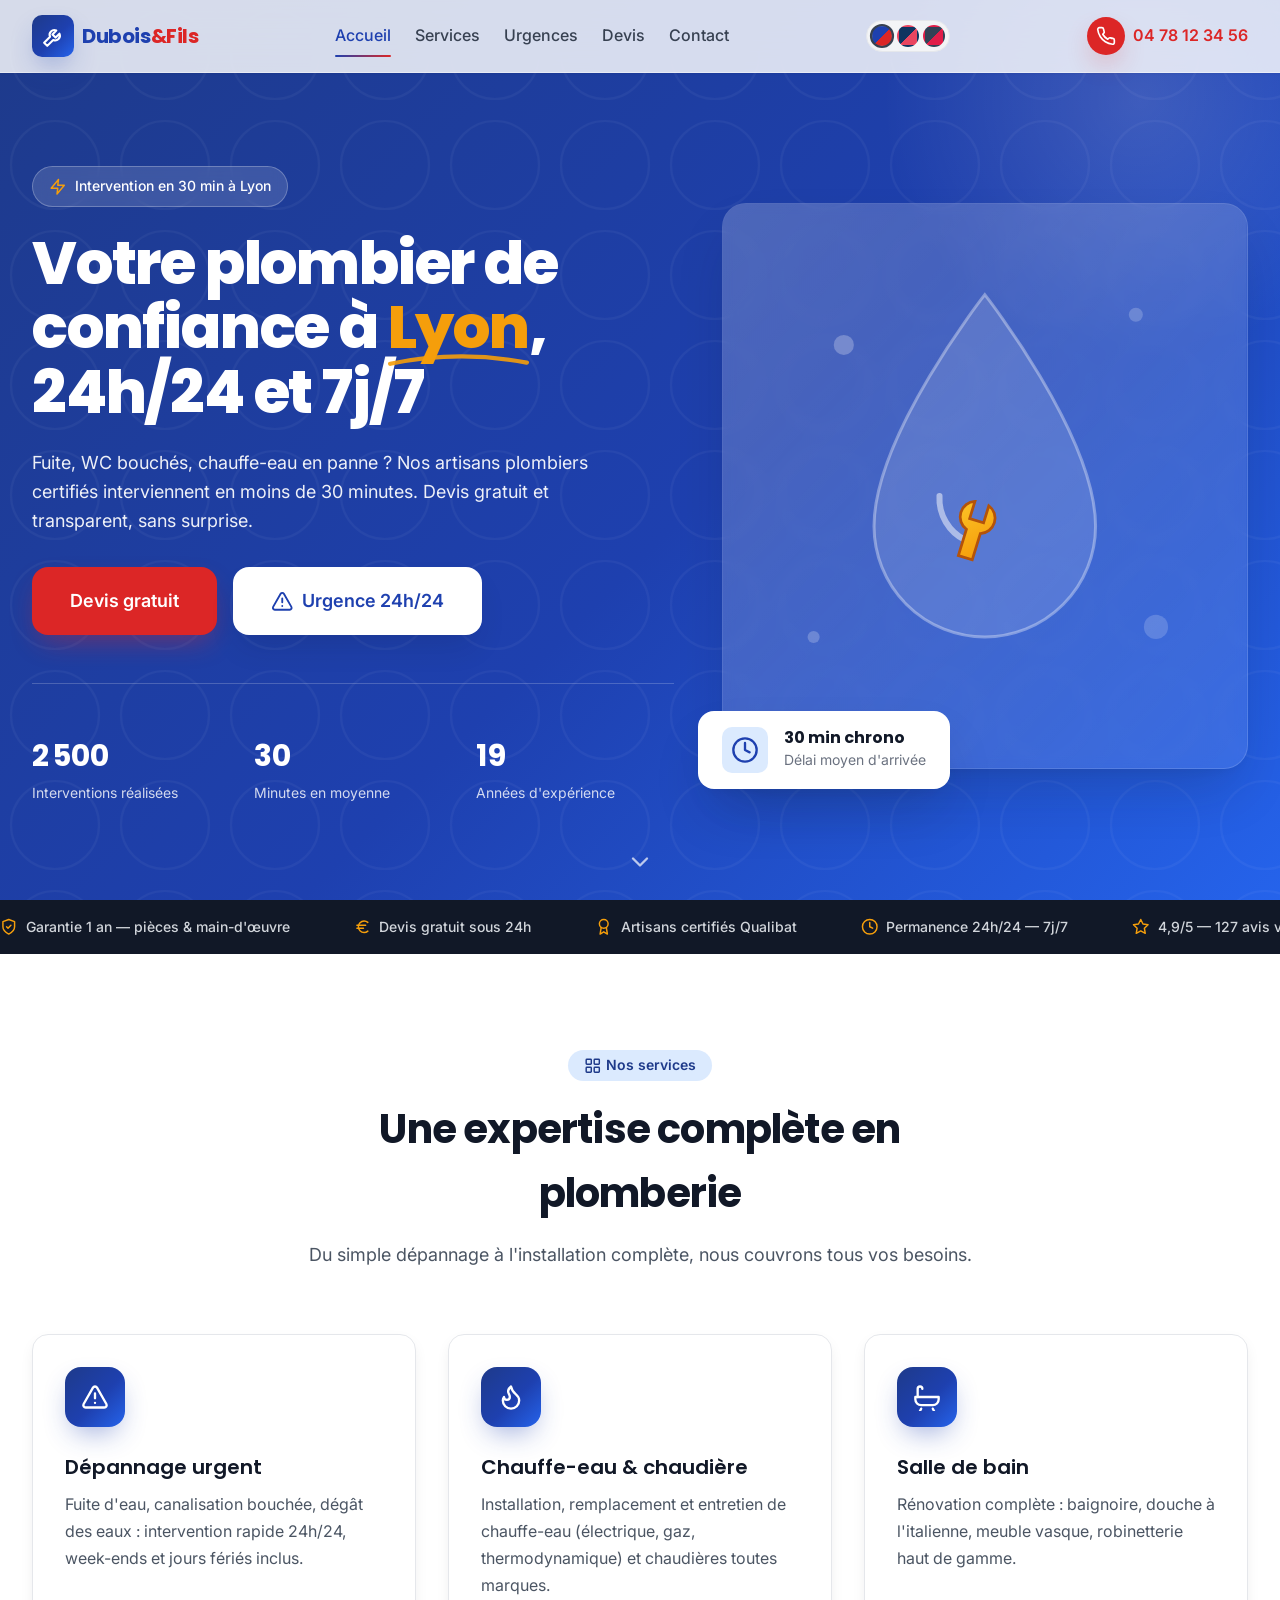
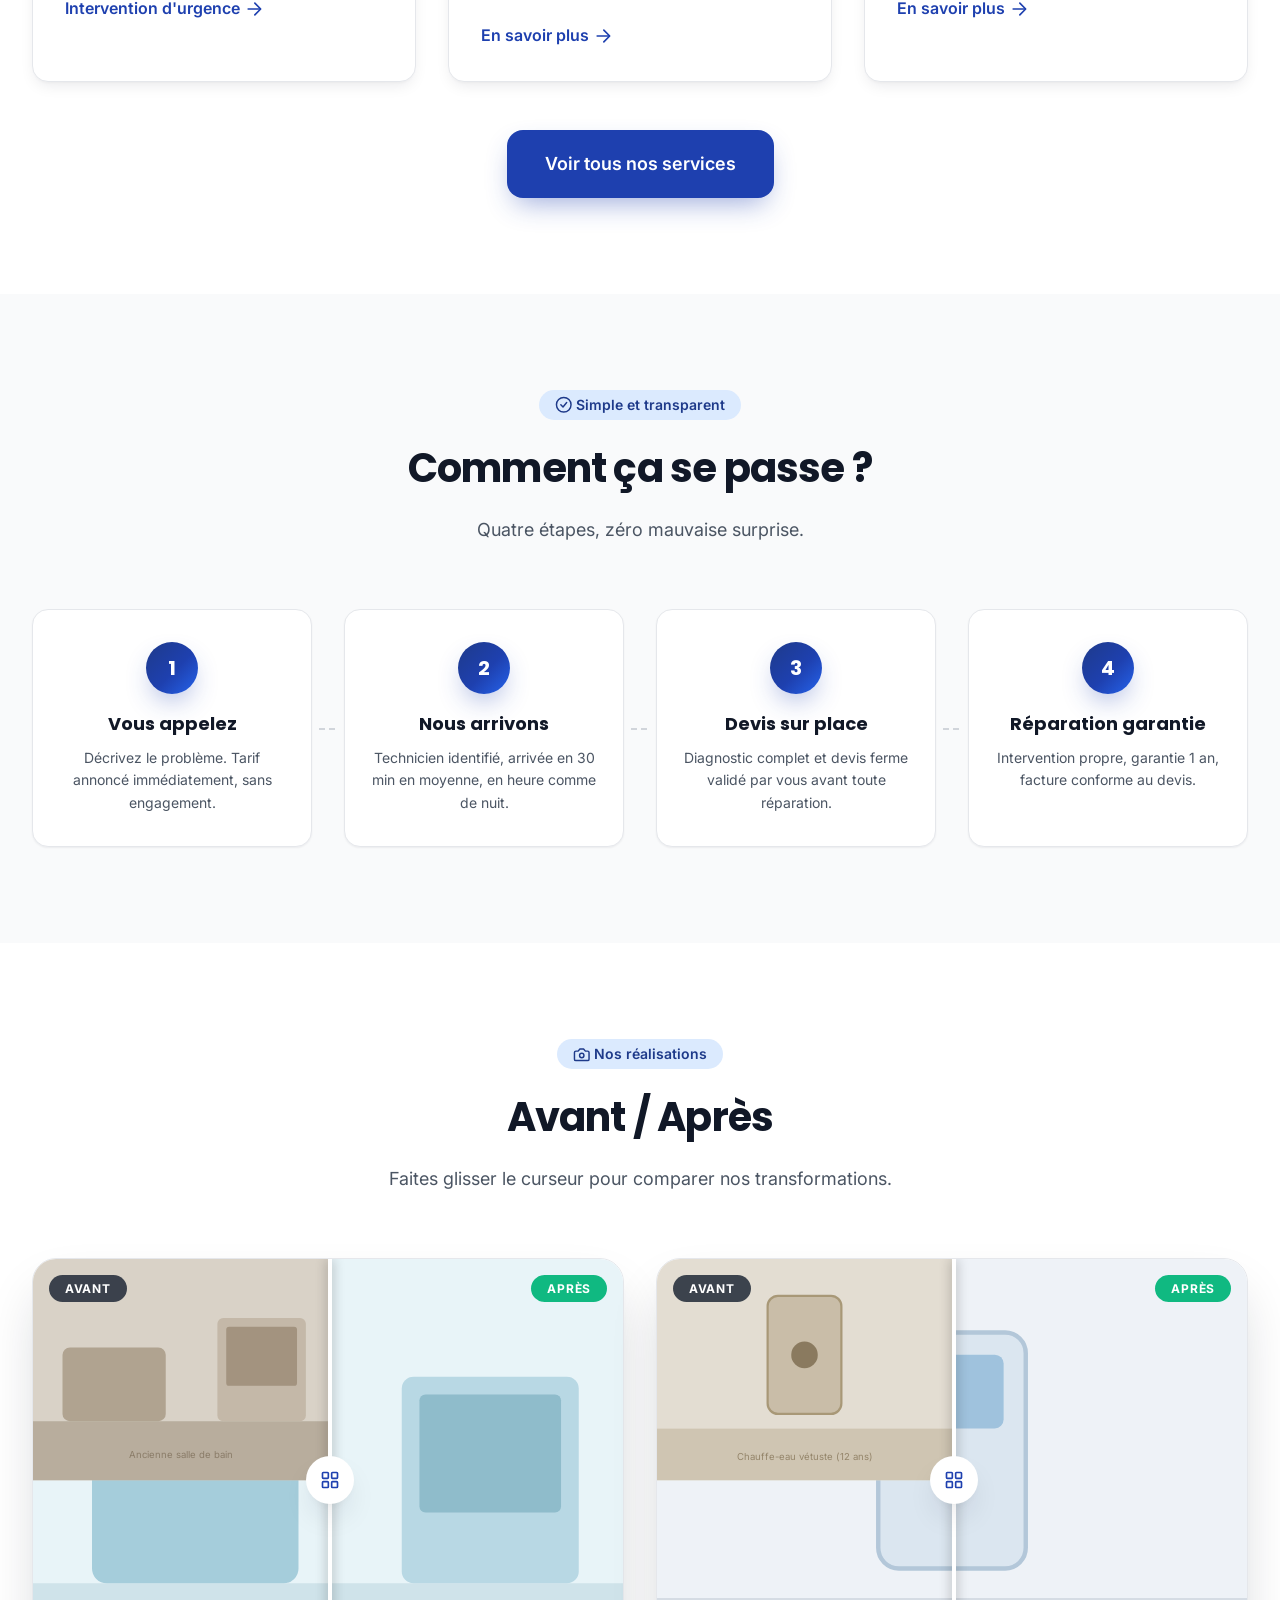
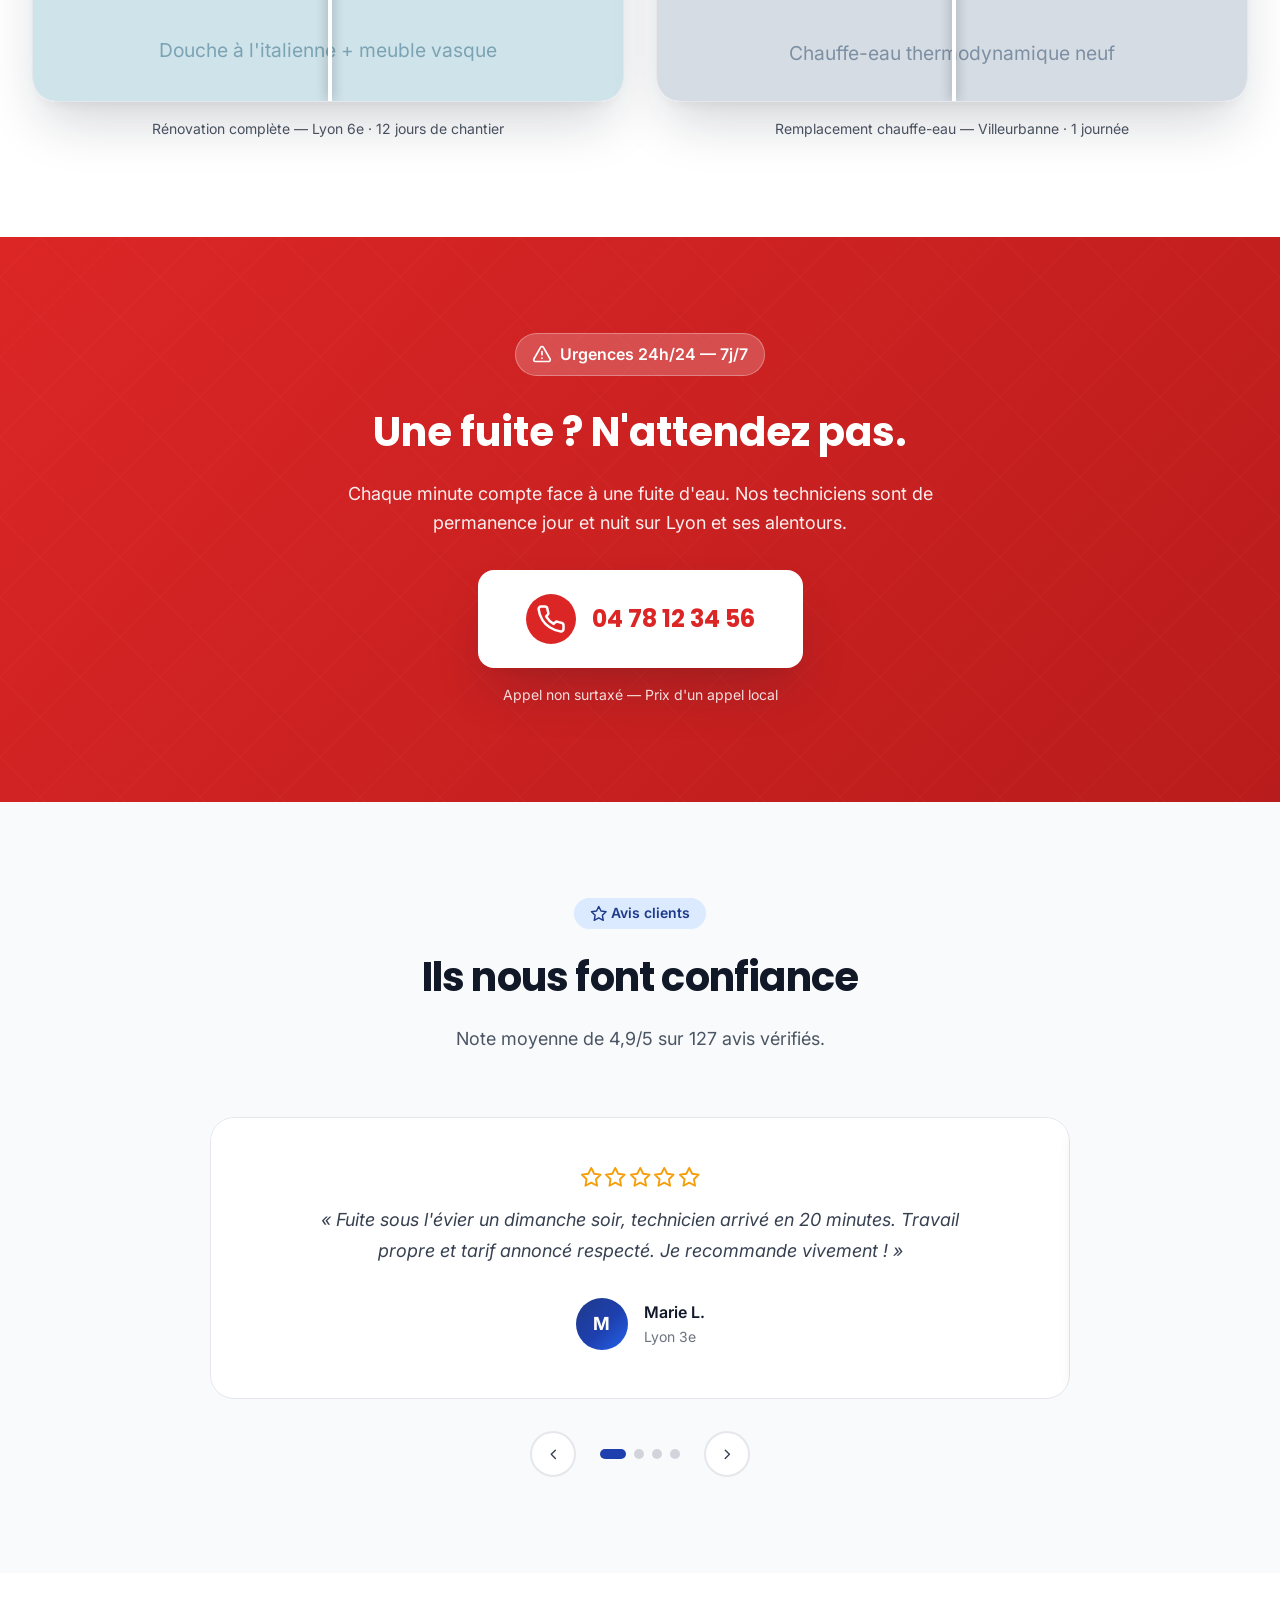
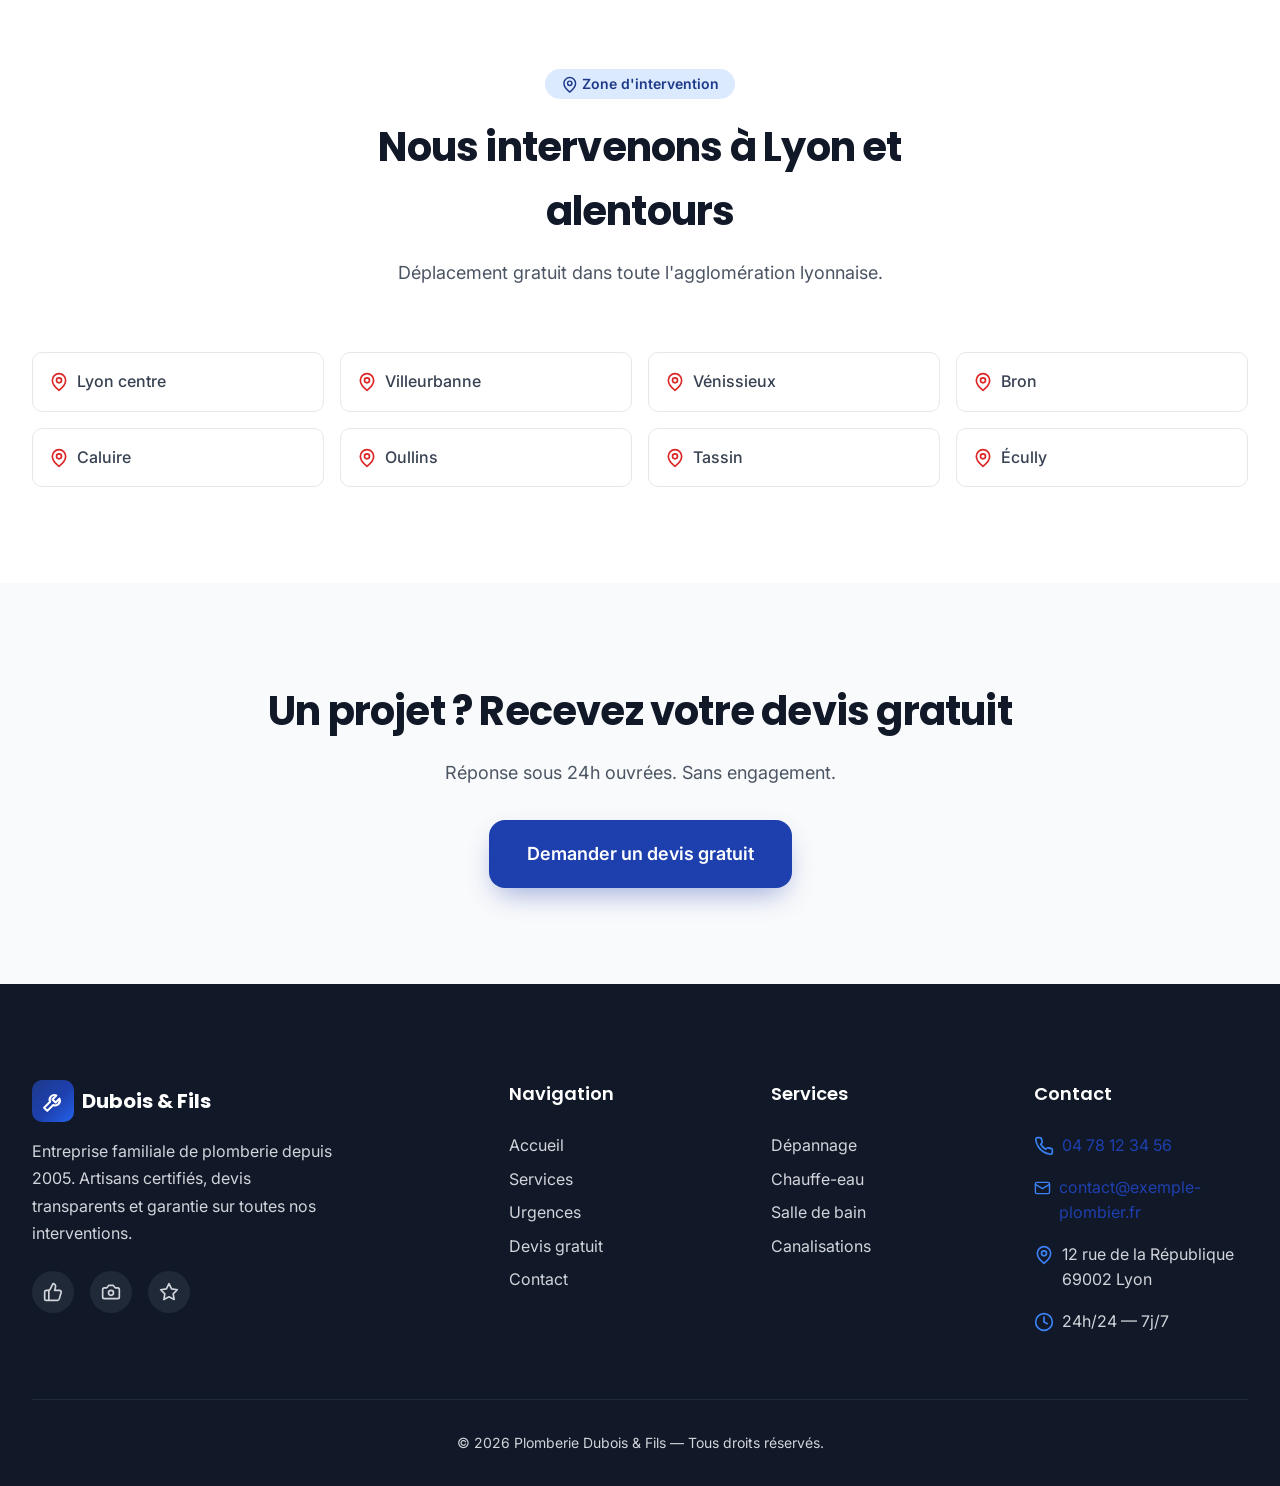
<file: index.html>
<!DOCTYPE html>
<html lang="fr" data-theme="ocean">
<head>
    <meta charset="UTF-8">
    <meta name="viewport" content="width=device-width, initial-scale=1.0">

    <!-- ============================================================
         SEO LOCAL — À PERSONNALISER
         Remplacez : nom, ville, téléphone, e-mail, URL du site.
         ============================================================ -->
    <title>Plomberie Dubois & Fils | Plombier à Lyon — Dépannage 24h/7j</title>
    <meta name="description" content="Plombier à Lyon depuis 2005. Dépannage urgent 24h/24, fuite, chauffe-eau, WC bouchés. Devis gratuit sous 24h. ☎ 04 78 12 34 56">
    <meta name="keywords" content="plombier Lyon, dépannage plomberie Lyon, fuite d'eau, chauffe-eau, plombier urgence">
    <meta name="robots" content="index, follow">
    <link rel="canonical" href="https://www.exemple-plombier.fr/index.html">
    <meta name="geo.region" content="FR-69">
    <meta name="geo.placename" content="Lyon">

    <!-- Open Graph (partage réseaux sociaux) -->
    <meta property="og:type" content="website">
    <meta property="og:title" content="Plomberie Dubois & Fils | Plombier à Lyon">
    <meta property="og:description" content="Dépannage urgent 24h/24 à Lyon. Intervention en 30 minutes. Devis gratuit.">
    <meta property="og:url" content="https://www.exemple-plombier.fr/index.html">
    <meta property="og:locale" content="fr_FR">

    <!-- Favicon -->
    <link rel="icon" type="image/svg+xml" href="assets/favicon.svg">

    <!-- Google Fonts : Inter (texte) + Poppins (titres) -->
    <link rel="preconnect" href="https://fonts.googleapis.com">
    <link rel="preconnect" href="https://fonts.gstatic.com" crossorigin>
    <link href="https://fonts.googleapis.com/css2?family=Inter:wght@400;500;600;700&family=Poppins:wght@600;700;800&display=swap" rel="stylesheet">

    <!-- Feuille de style principale -->
    <link rel="stylesheet" href="css/style.css">

    <!-- ============================================================
         DONNÉES STRUCTURÉES (schema.org) — clé pour le SEO local
         À PERSONNALISER : nom, téléphone, adresse, horaires, note.
         ============================================================ -->
    <script type="application/ld+json">
    {
      "@context": "https://schema.org",
      "@type": "Plumber",
      "name": "Plomberie Dubois & Fils",
      "description": "Plombier à Lyon : dépannage urgent 24h/24, fuite d'eau, chauffe-eau, sanitaires.",
      "telephone": "+33478123456",
      "email": "contact@exemple-plombier.fr",
      "address": {
        "@type": "PostalAddress",
        "streetAddress": "12 rue de la République",
        "addressLocality": "Lyon",
        "postalCode": "69002",
        "addressCountry": "FR"
      },
      "openingHoursSpecification": {
        "@type": "OpeningHoursSpecification",
        "dayOfWeek": ["Monday","Tuesday","Wednesday","Thursday","Friday","Saturday","Sunday"],
        "opens": "00:00",
        "closes": "23:59"
      },
      "priceRange": "€€",
      "areaServed": "Lyon et agglomération",
      "aggregateRating": {
        "@type": "AggregateRating",
        "ratingValue": "4.9",
        "reviewCount": "127"
      }
    }
    </script>
</head>
<body>

    <!-- Barre de progression de lecture (haut de page) -->
    <div class="scroll-progress" aria-hidden="true"><div class="scroll-progress-bar"></div></div>

    <!-- ============================================================
         SPRITE D'ICÔNES SVG — toutes les icônes du site
         (remplace les emojis : rendu net, colorable, cohérent)
         ============================================================ -->
    <svg class="svg-sprite" xmlns="http://www.w3.org/2000/svg" aria-hidden="true">
        <symbol id="i-wrench" viewBox="0 0 24 24"><path d="M14.7 6.3a4.5 4.5 0 0 0-6 6L3 18l3 3 5.7-5.7a4.5 4.5 0 0 0 6-6L14 13l-3-3 3.7-3.7z"/></symbol>
        <symbol id="i-phone" viewBox="0 0 24 24"><path d="M22 16.92v3a2 2 0 0 1-2.18 2 19.79 19.79 0 0 1-8.63-3.07 19.5 19.5 0 0 1-6-6A19.79 19.79 0 0 1 2.08 4.18 2 2 0 0 1 4.06 2h3a2 2 0 0 1 2 1.72c.13.96.36 1.9.7 2.81a2 2 0 0 1-.45 2.11L8.09 9.91a16 16 0 0 0 6 6l1.27-1.22a2 2 0 0 1 2.11-.45c.91.34 1.85.57 2.81.7A2 2 0 0 1 22 16.92z"/></symbol>
        <symbol id="i-bolt" viewBox="0 0 24 24"><path d="M13 2 3 14h9l-1 8 10-12h-9l1-8z"/></symbol>
        <symbol id="i-clock" viewBox="0 0 24 24"><circle cx="12" cy="12" r="10"/><path d="M12 6v6l4 2"/></symbol>
        <symbol id="i-shield" viewBox="0 0 24 24"><path d="M12 22s8-4 8-10V5l-8-3-8 3v7c0 6 8 10 8 10z"/><path d="m9 12 2 2 4-4"/></symbol>
        <symbol id="i-check" viewBox="0 0 24 24"><path d="M20 6 9 17l-5-5"/></symbol>
        <symbol id="i-check-circle" viewBox="0 0 24 24"><circle cx="12" cy="12" r="10"/><path d="m8 12 3 3 5-6"/></symbol>
        <symbol id="i-arrow-right" viewBox="0 0 24 24"><path d="M5 12h14"/><path d="m13 5 7 7-7 7"/></symbol>
        <symbol id="i-chevron-left" viewBox="0 0 24 24"><path d="m15 18-6-6 6-6"/></symbol>
        <symbol id="i-chevron-right" viewBox="0 0 24 24"><path d="m9 18 6-6-6-6"/></symbol>
        <symbol id="i-chevron-down" viewBox="0 0 24 24"><path d="m6 9 6 6 6-6"/></symbol>
        <symbol id="i-plus" viewBox="0 0 24 24"><path d="M12 5v14M5 12h14"/></symbol>
        <symbol id="i-pin" viewBox="0 0 24 24"><path d="M20 10c0 6-8 12-8 12S4 16 4 10a8 8 0 0 1 16 0z"/><circle cx="12" cy="10" r="3"/></symbol>
        <symbol id="i-mail" viewBox="0 0 24 24"><rect x="2" y="4" width="20" height="16" rx="2"/><path d="m22 7-10 6L2 7"/></symbol>
        <symbol id="i-star" viewBox="0 0 24 24"><path d="m12 2 3.09 6.26L22 9.27l-5 4.87 1.18 6.88L12 17.77l-6.18 3.25L7 14.14 2 9.27l6.91-1.01L12 2z"/></symbol>
        <symbol id="i-award" viewBox="0 0 24 24"><circle cx="12" cy="8" r="6"/><path d="M15.5 13 17 22l-5-3-5 3 1.5-9"/></symbol>
        <symbol id="i-users" viewBox="0 0 24 24"><path d="M17 21v-2a4 4 0 0 0-4-4H5a4 4 0 0 0-4 4v2"/><circle cx="9" cy="7" r="4"/><path d="M23 21v-2a4 4 0 0 0-3-3.87"/><path d="M16 3.13a4 4 0 0 1 0 7.75"/></symbol>
        <symbol id="i-thumb" viewBox="0 0 24 24"><path d="M7 10v12"/><path d="M15 5.88 14 10h5.83a2 2 0 0 1 1.92 2.56l-2.33 8A2 2 0 0 1 17.5 22H4a2 2 0 0 1-2-2v-8a2 2 0 0 1 2-2h2.76a2 2 0 0 0 1.79-1.11L12 2h0a3.13 3.13 0 0 1 3 3.88z"/></symbol>
        <symbol id="i-euro" viewBox="0 0 24 24"><path d="M4 10h12"/><path d="M4 14h9"/><path d="M19 6a7.7 7.7 0 0 0-5.2-2A7.9 7.9 0 0 0 6 12a7.9 7.9 0 0 0 7.8 8 7.7 7.7 0 0 0 5.2-2"/></symbol>
        <symbol id="i-calendar" viewBox="0 0 24 24"><rect x="3" y="4" width="18" height="18" rx="2"/><path d="M16 2v4M8 2v4M3 10h18"/></symbol>
        <symbol id="i-drop" viewBox="0 0 24 24"><path d="M12 2.7s6.5 7 6.5 11.3a6.5 6.5 0 0 1-13 0C5.5 9.7 12 2.7 12 2.7z"/></symbol>
        <symbol id="i-fire" viewBox="0 0 24 24"><path d="M8.5 14.5A2.5 2.5 0 0 0 11 12c0-1.38-.5-2-1-3-1.072-2.143-.224-4.054 2-6 .5 2.5 2 4.9 4 6.5 2 1.6 3 3.5 3 5.5a7 7 0 1 1-14 0c0-1.153.433-2.294 1-3a2.5 2.5 0 0 0 2.5 2.5z"/></symbol>
        <symbol id="i-bath" viewBox="0 0 24 24"><path d="M2 12h20v2a5 5 0 0 1-5 5H7a5 5 0 0 1-5-5v-2z"/><path d="M4 12V5a2 2 0 0 1 4 0"/><path d="M7 22l-1 2M17 22l1 2"/></symbol>
        <symbol id="i-home" viewBox="0 0 24 24"><path d="m3 9 9-7 9 7v11a2 2 0 0 1-2 2H5a2 2 0 0 1-2-2z"/><path d="M9 22V12h6v10"/></symbol>
        <symbol id="i-grid" viewBox="0 0 24 24"><rect x="3" y="3" width="7" height="7" rx="1"/><rect x="14" y="3" width="7" height="7" rx="1"/><rect x="14" y="14" width="7" height="7" rx="1"/><rect x="3" y="14" width="7" height="7" rx="1"/></symbol>
        <symbol id="i-alert" viewBox="0 0 24 24"><path d="m21.73 18-8-14a2 2 0 0 0-3.46 0l-8 14A2 2 0 0 0 4 21h16a2 2 0 0 0 1.73-3z"/><path d="M12 9v4M12 17h.01"/></symbol>
        <symbol id="i-camera" viewBox="0 0 24 24"><path d="M14.5 4h-5L7 7H4a2 2 0 0 0-2 2v9a2 2 0 0 0 2 2h16a2 2 0 0 0 2-2V9a2 2 0 0 0-2-2h-3l-2.5-3z"/><circle cx="12" cy="13" r="3"/></symbol>
        <symbol id="i-x" viewBox="0 0 24 24"><path d="M18 6 6 18M6 6l12 12"/></symbol>
    </svg>

    <!-- ============================================================
         HEADER + NAVIGATION
         ============================================================ -->
    <header class="header">
        <div class="header-container">
            <a href="index.html" class="logo" aria-label="Plomberie Dubois & Fils — Accueil">
                <span class="logo-icon"><svg class="icon"><use href="#i-wrench"/></svg></span>
                <span class="logo-text">Dubois<span class="logo-accent">&Fils</span></span>
            </a>

            <!-- Navigation desktop -->
            <nav class="nav-menu" aria-label="Navigation principale">
                <a href="index.html" class="nav-link active">Accueil</a>
                <a href="services.html" class="nav-link">Services</a>
                <a href="urgences.html" class="nav-link">Urgences</a>
                <a href="devis.html" class="nav-link">Devis</a>
                <a href="contact.html" class="nav-link">Contact</a>
            </nav>

            <!-- Sélecteur de thème : démonstration des 3 palettes pour le client -->
            <div class="theme-switcher" role="group" aria-label="Choisir le thème de couleurs">
                <button type="button" class="theme-dot active" data-theme-option="ocean" aria-label="Thème Océan (bleu/rouge)" title="Thème Océan"></button>
                <button type="button" class="theme-dot" data-theme-option="navy" aria-label="Thème Navy (bleu nuit)" title="Thème Navy"></button>
                <button type="button" class="theme-dot" data-theme-option="crimson" aria-label="Thème Crimson (charbon/rouge)" title="Thème Crimson"></button>
            </div>

            <!-- Téléphone direct (desktop) — À PERSONNALISER -->
            <a href="tel:+33478123456" class="nav-phone">
                <span class="nav-phone-icon"><svg class="icon"><use href="#i-phone"/></svg></span>
                <span>04 78 12 34 56</span>
            </a>

            <!-- Bouton burger (mobile) -->
            <button class="mobile-menu-btn" aria-label="Ouvrir le menu" aria-expanded="false">
                <span></span><span></span><span></span>
            </button>
        </div>
    </header>

    <!-- Menu mobile plein écran -->
    <nav class="mobile-menu" aria-label="Navigation mobile">
        <a href="index.html" class="nav-link active">Accueil</a>
        <a href="services.html" class="nav-link">Services</a>
        <a href="urgences.html" class="nav-link">Urgences</a>
        <a href="devis.html" class="nav-link">Devis</a>
        <a href="contact.html" class="nav-link">Contact</a>
        <a href="tel:+33478123456" class="btn btn-secondary">
            <svg class="icon"><use href="#i-phone"/></svg> 04 78 12 34 56
        </a>
    </nav>

    <main>

        <!-- ============================================================
             HERO — illustration SVG intégrée + carte flottante
             ============================================================ -->
        <section class="hero">
            <div class="container hero-container">
                <div class="hero-content">
                    <span class="hero-badge">
                        <svg class="icon"><use href="#i-bolt"/></svg>
                        Intervention en 30 min à Lyon
                    </span>
                    <h1 class="hero-title">
                        Votre plombier de confiance à <span class="highlight">Lyon</span>, 24h/24 et 7j/7
                    </h1>
                    <p class="hero-subtitle">
                        Fuite, WC bouchés, chauffe-eau en panne ? Nos artisans plombiers certifiés
                        interviennent en moins de 30 minutes. Devis gratuit et transparent, sans surprise.
                    </p>
                    <div class="hero-buttons">
                        <a href="devis.html" class="btn btn-secondary btn-lg">Devis gratuit</a>
                        <a href="urgences.html" class="btn btn-white btn-lg">
                            <svg class="icon"><use href="#i-alert"/></svg>
                            Urgence 24h/24
                        </a>
                    </div>

                    <!-- Statistiques (compteurs animés) -->
                    <div class="hero-stats">
                        <div class="hero-stat">
                            <span class="hero-stat-number" data-counter="2500">0</span>
                            <span class="hero-stat-label">Interventions réalisées</span>
                        </div>
                        <div class="hero-stat">
                            <span class="hero-stat-number" data-counter="30">0</span>
                            <span class="hero-stat-label">Minutes en moyenne</span>
                        </div>
                        <div class="hero-stat">
                            <span class="hero-stat-number" data-counter="19">0</span>
                            <span class="hero-stat-label">Années d'expérience</span>
                        </div>
                    </div>
                </div>

                <!-- Illustration hero (SVG intégré, aucune image à charger) -->
                <div class="hero-image" aria-hidden="true">
                    <div class="hero-illustration">
                        <svg viewBox="0 0 520 560" xmlns="http://www.w3.org/2000/svg" role="img">
                            <!-- Fond dégradé -->
                            <defs>
                                <linearGradient id="hg1" x1="0" y1="0" x2="1" y2="1">
                                    <stop offset="0" stop-color="rgba(255,255,255,0.16)"/>
                                    <stop offset="1" stop-color="rgba(255,255,255,0.04)"/>
                                </linearGradient>
                                <linearGradient id="hg2" x1="0" y1="0" x2="0" y2="1">
                                    <stop offset="0" stop-color="#fbbf24"/>
                                    <stop offset="1" stop-color="#f59e0b"/>
                                </linearGradient>
                            </defs>
                            <rect width="520" height="560" fill="url(#hg1)"/>
                            <!-- Goutte géante -->
                            <path d="M260 90 C 260 90 150 230 150 320 a110 110 0 0 0 220 0 C 370 230 260 90 260 90z"
                                  fill="rgba(255,255,255,0.12)" stroke="rgba(255,255,255,0.35)" stroke-width="3"/>
                            <!-- Reflet goutte -->
                            <path d="M215 290 a46 46 0 0 0 26 44" fill="none" stroke="rgba(255,255,255,0.5)" stroke-width="6" stroke-linecap="round"/>
                            <!-- Clé à molette -->
                            <g transform="translate(196 300) rotate(-28) scale(3.4)">
                                <path d="M14.7 6.3a4.5 4.5 0 0 0-6 6L3 18l3 3 5.7-5.7a4.5 4.5 0 0 0 6-6L14 13l-3-3 3.7-3.7z"
                                      fill="url(#hg2)" stroke="#b45309" stroke-width="0.8"/>
                            </g>
                            <!-- Petites bulles -->
                            <circle cx="120" cy="140" r="10" fill="rgba(255,255,255,0.25)"/>
                            <circle cx="410" cy="110" r="7" fill="rgba(255,255,255,0.2)"/>
                            <circle cx="430" cy="420" r="12" fill="rgba(255,255,255,0.18)"/>
                            <circle cx="90" cy="430" r="6" fill="rgba(255,255,255,0.22)"/>
                        </svg>
                    </div>

                    <!-- Carte flottante : rapidité d'intervention -->
                    <div class="hero-float-card">
                        <div class="hero-float-card-icon"><svg class="icon icon-lg"><use href="#i-clock"/></svg></div>
                        <div>
                            <strong>30 min chrono</strong>
                            <span>Délai moyen d'arrivée</span>
                        </div>
                    </div>
                </div>
            </div>

            <!-- Indicateur de scroll -->
            <a href="#services" class="hero-scroll-hint" aria-label="Faire défiler vers les services">
                <svg class="icon icon-lg"><use href="#i-chevron-down"/></svg>
            </a>
        </section>

        <!-- ============================================================
             BANDEAU DE CONFIANCE (défilant)
             ============================================================ -->
        <div class="trust-bar" aria-hidden="true">
            <div class="trust-track">
                <span class="trust-item"><svg class="icon"><use href="#i-shield"/></svg> Garantie 1 an — pièces & main-d'œuvre</span>
                <span class="trust-item"><svg class="icon"><use href="#i-euro"/></svg> Devis gratuit sous 24h</span>
                <span class="trust-item"><svg class="icon"><use href="#i-award"/></svg> Artisans certifiés Qualibat</span>
                <span class="trust-item"><svg class="icon"><use href="#i-clock"/></svg> Permanence 24h/24 — 7j/7</span>
                <span class="trust-item"><svg class="icon"><use href="#i-star"/></svg> 4,9/5 — 127 avis vérifiés</span>
                <!-- Duplication pour la boucle infinie du marquee -->
                <span class="trust-item"><svg class="icon"><use href="#i-shield"/></svg> Garantie 1 an — pièces & main-d'œuvre</span>
                <span class="trust-item"><svg class="icon"><use href="#i-euro"/></svg> Devis gratuit sous 24h</span>
                <span class="trust-item"><svg class="icon"><use href="#i-award"/></svg> Artisans certifiés Qualibat</span>
                <span class="trust-item"><svg class="icon"><use href="#i-clock"/></svg> Permanence 24h/24 — 7j/7</span>
                <span class="trust-item"><svg class="icon"><use href="#i-star"/></svg> 4,9/5 — 127 avis vérifiés</span>
            </div>
        </div>

        <!-- ============================================================
             SERVICES (aperçu — page complète : services.html)
             ============================================================ -->
        <section class="section" id="services">
            <div class="container">
                <div class="section-header">
                    <span class="section-badge"><svg class="icon"><use href="#i-grid"/></svg> Nos services</span>
                    <h2 class="section-title">Une expertise complète en plomberie</h2>
                    <p class="section-subtitle">
                        Du simple dépannage à l'installation complète, nous couvrons tous vos besoins.
                    </p>
                </div>

                <div class="services-grid">
                    <article class="service-card" data-animate>
                        <div class="service-icon"><svg class="icon"><use href="#i-alert"/></svg></div>
                        <h3 class="service-title">Dépannage urgent</h3>
                        <p class="service-description">
                            Fuite d'eau, canalisation bouchée, dégât des eaux : intervention rapide
                            24h/24, week-ends et jours fériés inclus.
                        </p>
                        <a href="urgences.html" class="service-link">Intervention d'urgence <svg class="icon"><use href="#i-arrow-right"/></svg></a>
                    </article>

                    <article class="service-card" data-animate>
                        <div class="service-icon"><svg class="icon"><use href="#i-fire"/></svg></div>
                        <h3 class="service-title">Chauffe-eau & chaudière</h3>
                        <p class="service-description">
                            Installation, remplacement et entretien de chauffe-eau (électrique, gaz,
                            thermodynamique) et chaudières toutes marques.
                        </p>
                        <a href="services.html" class="service-link">En savoir plus <svg class="icon"><use href="#i-arrow-right"/></svg></a>
                    </article>

                    <article class="service-card" data-animate>
                        <div class="service-icon"><svg class="icon"><use href="#i-bath"/></svg></div>
                        <h3 class="service-title">Salle de bain</h3>
                        <p class="service-description">
                            Rénovation complète : baignoire, douche à l'italienne, meuble vasque,
                            robinetterie haut de gamme.
                        </p>
                        <a href="services.html" class="service-link">En savoir plus <svg class="icon"><use href="#i-arrow-right"/></svg></a>
                    </article>
                </div>

                <p style="text-align: center; margin-top: var(--spacing-2xl);">
                    <a href="services.html" class="btn btn-primary btn-lg">Voir tous nos services</a>
                </p>
            </div>
        </section>

        <!-- ============================================================
             PROCESSUS « COMMENT ÇA MARCHE »
             ============================================================ -->
        <section class="section section-gray">
            <div class="container">
                <div class="section-header">
                    <span class="section-badge"><svg class="icon"><use href="#i-check-circle"/></svg> Simple et transparent</span>
                    <h2 class="section-title">Comment ça se passe ?</h2>
                    <p class="section-subtitle">Quatre étapes, zéro mauvaise surprise.</p>
                </div>

                <div class="process-grid">
                    <div class="process-step" data-animate>
                        <div class="process-step-number">1</div>
                        <h3>Vous appelez</h3>
                        <p>Décrivez le problème. Tarif annoncé immédiatement, sans engagement.</p>
                    </div>
                    <div class="process-step" data-animate>
                        <div class="process-step-number">2</div>
                        <h3>Nous arrivons</h3>
                        <p>Technicien identifié, arrivée en 30 min en moyenne, en heure comme de nuit.</p>
                    </div>
                    <div class="process-step" data-animate>
                        <div class="process-step-number">3</div>
                        <h3>Devis sur place</h3>
                        <p>Diagnostic complet et devis ferme validé par vous avant toute réparation.</p>
                    </div>
                    <div class="process-step" data-animate>
                        <div class="process-step-number">4</div>
                        <h3>Réparation garantie</h3>
                        <p>Intervention propre, garantie 1 an, facture conforme au devis.</p>
                    </div>
                </div>
            </div>
        </section>

        <!-- ============================================================
             PORTFOLIO AVANT / APRÈS
             À PERSONNALISER : remplacez les SVG par vos photos de chantier
             (<img src="assets/img/chantier-1.jpg" alt="...">).
             ============================================================ -->
        <section class="section">
            <div class="container">
                <div class="section-header">
                    <span class="section-badge"><svg class="icon"><use href="#i-camera"/></svg> Nos réalisations</span>
                    <h2 class="section-title">Avant / Après</h2>
                    <p class="section-subtitle">
                        Faites glisser le curseur pour comparer nos transformations.
                    </p>
                </div>

                <div class="services-grid" style="grid-template-columns: repeat(auto-fit, minmax(300px, 1fr));">
                    <!-- Comparatif 1 : salle de bain -->
                    <div data-animate>
                        <div class="before-after" style="aspect-ratio: 4/3;">
                            <!-- AVANT (couche inférieure visible à droite) -->
                            <div class="ba-after">
                                <svg viewBox="0 0 400 300" xmlns="http://www.w3.org/2000/svg" preserveAspectRatio="xMidYMid slice" style="width:100%;height:100%;">
                                    <rect width="400" height="300" fill="#e8f4f8"/>
                                    <rect x="0" y="220" width="400" height="80" fill="#cfe3ea"/>
                                    <rect x="250" y="80" width="120" height="140" rx="8" fill="#b8d8e4"/>
                                    <rect x="262" y="92" width="96" height="80" rx="4" fill="#8fbccb"/>
                                    <rect x="40" y="120" width="140" height="100" rx="10" fill="#a5cddb"/>
                                    <text x="200" y="270" text-anchor="middle" font-size="13" fill="#7ba3b3">Douche à l'italienne + meuble vasque</text>
                                </svg>
                            </div>
                            <!-- APRÈS (couche glissante) -->
                            <div class="ba-before">
                                <svg viewBox="0 0 400 300" xmlns="http://www.w3.org/2000/svg" preserveAspectRatio="xMidYMid slice" style="width:100%;height:100%;">
                                    <rect width="400" height="300" fill="#d9d2c7"/>
                                    <rect x="0" y="220" width="400" height="80" fill="#b8ad9d"/>
                                    <rect x="250" y="80" width="120" height="140" rx="8" fill="#c4b8a8"/>
                                    <rect x="262" y="92" width="96" height="80" rx="4" fill="#a3937f"/>
                                    <rect x="40" y="120" width="140" height="100" rx="10" fill="#b0a390"/>
                                    <text x="200" y="270" text-anchor="middle" font-size="13" fill="#8a7c68">Ancienne salle de bain</text>
                                </svg>
                            </div>
                            <span class="ba-label before">Avant</span>
                            <span class="ba-label after">Après</span>
                            <div class="ba-handle" role="slider" aria-label="Comparateur avant/après" aria-valuemin="0" aria-valuemax="100" aria-valuenow="50">
                                <span class="ba-handle-btn"><svg class="icon"><use href="#i-grid"/></svg></span>
                            </div>
                        </div>
                        <p class="ba-caption">Rénovation complète — Lyon 6e · 12 jours de chantier</p>
                    </div>

                    <!-- Comparatif 2 : chauffe-eau -->
                    <div data-animate>
                        <div class="before-after" style="aspect-ratio: 4/3;">
                            <div class="ba-after">
                                <svg viewBox="0 0 400 300" xmlns="http://www.w3.org/2000/svg" preserveAspectRatio="xMidYMid slice" style="width:100%;height:100%;">
                                    <rect width="400" height="300" fill="#eef2f7"/>
                                    <rect x="150" y="50" width="100" height="160" rx="14" fill="#dbe6f0" stroke="#b3c7d9" stroke-width="3"/>
                                    <rect x="165" y="65" width="70" height="50" rx="6" fill="#9fc2dd"/>
                                    <rect x="0" y="230" width="400" height="70" fill="#d5dce4"/>
                                    <text x="200" y="272" text-anchor="middle" font-size="13" fill="#7d8fa3">Chauffe-eau thermodynamique neuf</text>
                                </svg>
                            </div>
                            <div class="ba-before">
                                <svg viewBox="0 0 400 300" xmlns="http://www.w3.org/2000/svg" preserveAspectRatio="xMidYMid slice" style="width:100%;height:100%;">
                                    <rect width="400" height="300" fill="#e3ddd2"/>
                                    <rect x="150" y="50" width="100" height="160" rx="14" fill="#c9bda8" stroke="#a89877" stroke-width="3"/>
                                    <circle cx="200" cy="130" r="18" fill="#8a7a5f"/>
                                    <rect x="0" y="230" width="400" height="70" fill="#cfc5b2"/>
                                    <text x="200" y="272" text-anchor="middle" font-size="13" fill="#94856a">Chauffe-eau vétuste (12 ans)</text>
                                </svg>
                            </div>
                            <span class="ba-label before">Avant</span>
                            <span class="ba-label after">Après</span>
                            <div class="ba-handle" role="slider" aria-label="Comparateur avant/après" aria-valuemin="0" aria-valuemax="100" aria-valuenow="50">
                                <span class="ba-handle-btn"><svg class="icon"><use href="#i-grid"/></svg></span>
                            </div>
                        </div>
                        <p class="ba-caption">Remplacement chauffe-eau — Villeurbanne · 1 journée</p>
                    </div>
                </div>
            </div>
        </section>

        <!-- ============================================================
             BANDEAU URGENCE
             ============================================================ -->
        <section class="urgency-section">
            <div class="container urgency-container">
                <span class="urgency-badge">
                    <svg class="icon"><use href="#i-alert"/></svg>
                    Urgences 24h/24 — 7j/7
                </span>
                <h2 class="urgency-title">Une fuite ? N'attendez pas.</h2>
                <p class="urgency-subtitle">
                    Chaque minute compte face à une fuite d'eau. Nos techniciens sont de permanence
                    jour et nuit sur Lyon et ses alentours.
                </p>
                <!-- À PERSONNALISER : numéro d'urgence -->
                <a href="tel:+33478123456" class="urgency-phone">
                    <span class="urgency-phone-icon"><svg class="icon"><use href="#i-phone"/></svg></span>
                    <span>04 78 12 34 56</span>
                </a>
                <p style="margin-top: var(--spacing-md); opacity: 0.85; font-size: var(--text-sm);">
                    Appel non surtaxé — Prix d'un appel local
                </p>
            </div>
        </section>

        <!-- ============================================================
             TÉMOIGNAGES (carrousel)
             ============================================================ -->
        <section class="section section-gray">
            <div class="container">
                <div class="section-header">
                    <span class="section-badge"><svg class="icon"><use href="#i-star"/></svg> Avis clients</span>
                    <h2 class="section-title">Ils nous font confiance</h2>
                    <p class="section-subtitle">Note moyenne de 4,9/5 sur 127 avis vérifiés.</p>
                </div>

                <div class="testimonials-carousel" data-animate>
                    <div class="testimonials-track-wrap">
                        <div class="testimonials-track">
                            <article class="testimonial-card">
                                <div class="testimonial-stars" aria-label="5 étoiles sur 5">
                                    <svg class="icon"><use href="#i-star"/></svg><svg class="icon"><use href="#i-star"/></svg><svg class="icon"><use href="#i-star"/></svg><svg class="icon"><use href="#i-star"/></svg><svg class="icon"><use href="#i-star"/></svg>
                                </div>
                                <p class="testimonial-text">
                                    « Fuite sous l'évier un dimanche soir, technicien arrivé en 20 minutes.
                                    Travail propre et tarif annoncé respecté. Je recommande vivement ! »
                                </p>
                                <div class="testimonial-author">
                                    <span class="testimonial-avatar" aria-hidden="true">M</span>
                                    <div>
                                        <div class="testimonial-name">Marie L.</div>
                                        <div class="testimonial-location">Lyon 3e</div>
                                    </div>
                                </div>
                            </article>

                            <article class="testimonial-card">
                                <div class="testimonial-stars" aria-label="5 étoiles sur 5">
                                    <svg class="icon"><use href="#i-star"/></svg><svg class="icon"><use href="#i-star"/></svg><svg class="icon"><use href="#i-star"/></svg><svg class="icon"><use href="#i-star"/></svg><svg class="icon"><use href="#i-star"/></svg>
                                </div>
                                <p class="testimonial-text">
                                    « Remplacement complet de notre chauffe-eau en une matinée.
                                    Devis clair, pose impeccable, ancien appareil emporté. Parfait. »
                                </p>
                                <div class="testimonial-author">
                                    <span class="testimonial-avatar" aria-hidden="true">P</span>
                                    <div>
                                        <div class="testimonial-name">Pierre D.</div>
                                        <div class="testimonial-location">Villeurbanne</div>
                                    </div>
                                </div>
                            </article>

                            <article class="testimonial-card">
                                <div class="testimonial-stars" aria-label="5 étoiles sur 5">
                                    <svg class="icon"><use href="#i-star"/></svg><svg class="icon"><use href="#i-star"/></svg><svg class="icon"><use href="#i-star"/></svg><svg class="icon"><use href="#i-star"/></svg><svg class="icon"><use href="#i-star"/></svg>
                                </div>
                                <p class="testimonial-text">
                                    « Rénovation de notre salle de bain : résultat magnifique, dans les délais
                                    et le budget. Une équipe à l'écoute du début à la fin. »
                                </p>
                                <div class="testimonial-author">
                                    <span class="testimonial-avatar" aria-hidden="true">S</span>
                                    <div>
                                        <div class="testimonial-name">Sophie M.</div>
                                        <div class="testimonial-location">Lyon 6e</div>
                                    </div>
                                </div>
                            </article>

                            <article class="testimonial-card">
                                <div class="testimonial-stars" aria-label="5 étoiles sur 5">
                                    <svg class="icon"><use href="#i-star"/></svg><svg class="icon"><use href="#i-star"/></svg><svg class="icon"><use href="#i-star"/></svg><svg class="icon"><use href="#i-star"/></svg><svg class="icon"><use href="#i-star"/></svg>
                                </div>
                                <p class="testimonial-text">
                                    « WC bouchés un jour férié : appel à 9h, réparé à 10h15. Prix annoncé
                                    au téléphone respecté au centime. Du vrai professionnel. »
                                </p>
                                <div class="testimonial-author">
                                    <span class="testimonial-avatar" aria-hidden="true">A</span>
                                    <div>
                                        <div class="testimonial-name">Antoine R.</div>
                                        <div class="testimonial-location">Vénissieux</div>
                                    </div>
                                </div>
                            </article>
                        </div>
                    </div>

                    <!-- Contrôles -->
                    <div class="testimonial-controls">
                        <button type="button" class="testimonial-arrow prev" aria-label="Avis précédent">
                            <svg class="icon"><use href="#i-chevron-left"/></svg>
                        </button>
                        <div class="testimonial-dots" role="tablist" aria-label="Choisir un avis">
                            <button type="button" class="testimonial-dot active" aria-label="Avis 1"></button>
                            <button type="button" class="testimonial-dot" aria-label="Avis 2"></button>
                            <button type="button" class="testimonial-dot" aria-label="Avis 3"></button>
                            <button type="button" class="testimonial-dot" aria-label="Avis 4"></button>
                        </div>
                        <button type="button" class="testimonial-arrow next" aria-label="Avis suivant">
                            <svg class="icon"><use href="#i-chevron-right"/></svg>
                        </button>
                    </div>
                </div>
            </div>
        </section>

        <!-- ============================================================
             ZONE D'INTERVENTION (SEO local)
             À PERSONNALISER : villes et quartiers desservis.
             ============================================================ -->
        <section class="section">
            <div class="container">
                <div class="section-header">
                    <span class="section-badge"><svg class="icon"><use href="#i-pin"/></svg> Zone d'intervention</span>
                    <h2 class="section-title">Nous intervenons à Lyon et alentours</h2>
                    <p class="section-subtitle">
                        Déplacement gratuit dans toute l'agglomération lyonnaise.
                    </p>
                </div>

                <div class="coverage-grid">
                    <span class="coverage-item"><svg class="icon"><use href="#i-pin"/></svg> Lyon centre</span>
                    <span class="coverage-item"><svg class="icon"><use href="#i-pin"/></svg> Villeurbanne</span>
                    <span class="coverage-item"><svg class="icon"><use href="#i-pin"/></svg> Vénissieux</span>
                    <span class="coverage-item"><svg class="icon"><use href="#i-pin"/></svg> Bron</span>
                    <span class="coverage-item"><svg class="icon"><use href="#i-pin"/></svg> Caluire</span>
                    <span class="coverage-item"><svg class="icon"><use href="#i-pin"/></svg> Oullins</span>
                    <span class="coverage-item"><svg class="icon"><use href="#i-pin"/></svg> Tassin</span>
                    <span class="coverage-item"><svg class="icon"><use href="#i-pin"/></svg> Écully</span>
                </div>
            </div>
        </section>

        <!-- ============================================================
             CTA FINAL — DEVIS
             ============================================================ -->
        <section class="section section-gray">
            <div class="container" style="text-align: center;">
                <h2 class="section-title">Un projet ? Recevez votre devis gratuit</h2>
                <p class="section-subtitle" style="margin-bottom: var(--spacing-xl);">
                    Réponse sous 24h ouvrées. Sans engagement.
                </p>
                <a href="devis.html" class="btn btn-primary btn-lg">Demander un devis gratuit</a>
            </div>
        </section>

    </main>

    <!-- ============================================================
         BARRE D'APPEL MOBILE (visible < 768px)
         ============================================================ -->
    <div class="mobile-call-bar">
        <a href="tel:+33478123456" class="btn btn-secondary">
            <svg class="icon"><use href="#i-phone"/></svg> Appeler
        </a>
        <a href="devis.html" class="btn btn-primary">
            <svg class="icon"><use href="#i-mail"/></svg> Devis gratuit
        </a>
    </div>

    <!-- ============================================================
         FOOTER
         ============================================================ -->
    <footer class="footer">
        <div class="container">
            <div class="footer-grid">
                <div class="footer-brand">
                    <a href="index.html" class="footer-logo">
                        <span class="logo-icon"><svg class="icon"><use href="#i-wrench"/></svg></span>
                        Dubois & Fils
                    </a>
                    <p class="footer-description">
                        Entreprise familiale de plomberie depuis 2005. Artisans certifiés,
                        devis transparents et garantie sur toutes nos interventions.
                    </p>
                    <div class="footer-social">
                        <a href="#" aria-label="Facebook"><svg class="icon"><use href="#i-thumb"/></svg></a>
                        <a href="#" aria-label="Instagram"><svg class="icon"><use href="#i-camera"/></svg></a>
                        <a href="#" aria-label="Google Business"><svg class="icon"><use href="#i-star"/></svg></a>
                    </div>
                </div>

                <div>
                    <h3 class="footer-title">Navigation</h3>
                    <ul class="footer-links">
                        <li><a href="index.html">Accueil</a></li>
                        <li><a href="services.html">Services</a></li>
                        <li><a href="urgences.html">Urgences</a></li>
                        <li><a href="devis.html">Devis gratuit</a></li>
                        <li><a href="contact.html">Contact</a></li>
                    </ul>
                </div>

                <div>
                    <h3 class="footer-title">Services</h3>
                    <ul class="footer-links">
                        <li><a href="services.html">Dépannage</a></li>
                        <li><a href="services.html">Chauffe-eau</a></li>
                        <li><a href="services.html">Salle de bain</a></li>
                        <li><a href="services.html">Canalisations</a></li>
                    </ul>
                </div>

                <!-- À PERSONNALISER : coordonnées -->
                <div>
                    <h3 class="footer-title">Contact</h3>
                    <ul class="footer-contact">
                        <li>
                            <span class="footer-contact-icon"><svg class="icon"><use href="#i-phone"/></svg></span>
                            <a href="tel:+33478123456">04 78 12 34 56</a>
                        </li>
                        <li>
                            <span class="footer-contact-icon"><svg class="icon"><use href="#i-mail"/></svg></span>
                            <a href="mailto:contact@exemple-plombier.fr">contact@exemple-plombier.fr</a>
                        </li>
                        <li>
                            <span class="footer-contact-icon"><svg class="icon"><use href="#i-pin"/></svg></span>
                            <span>12 rue de la République<br>69002 Lyon</span>
                        </li>
                        <li>
                            <span class="footer-contact-icon"><svg class="icon"><use href="#i-clock"/></svg></span>
                            <span>24h/24 — 7j/7</span>
                        </li>
                    </ul>
                </div>
            </div>

            <div class="footer-bottom">
                <p>
                    © <span data-current-year>2026</span> Plomberie Dubois & Fils —
                    Tous droits réservés.
                </p>
            </div>
        </div>
    </footer>

    <!-- Script principal -->
    <script src="js/main.js"></script>
</body>
</html>
</file>
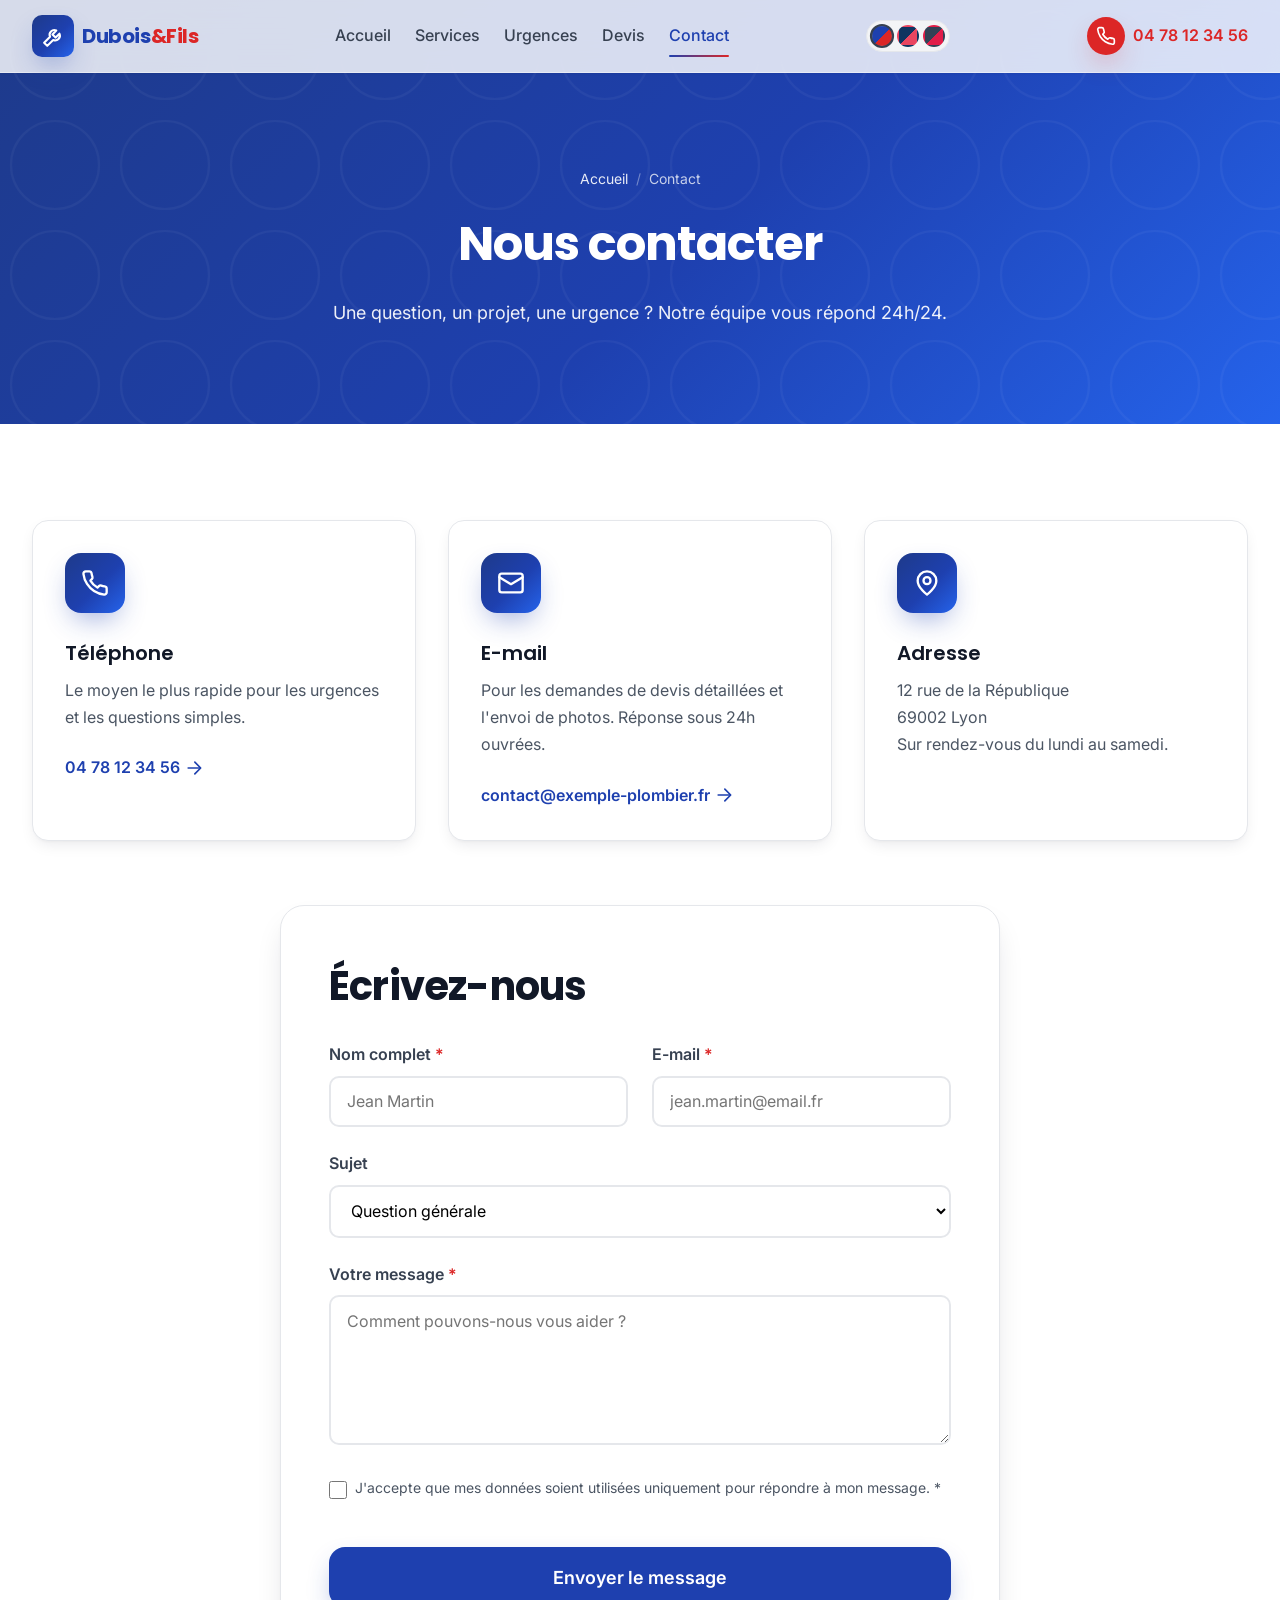
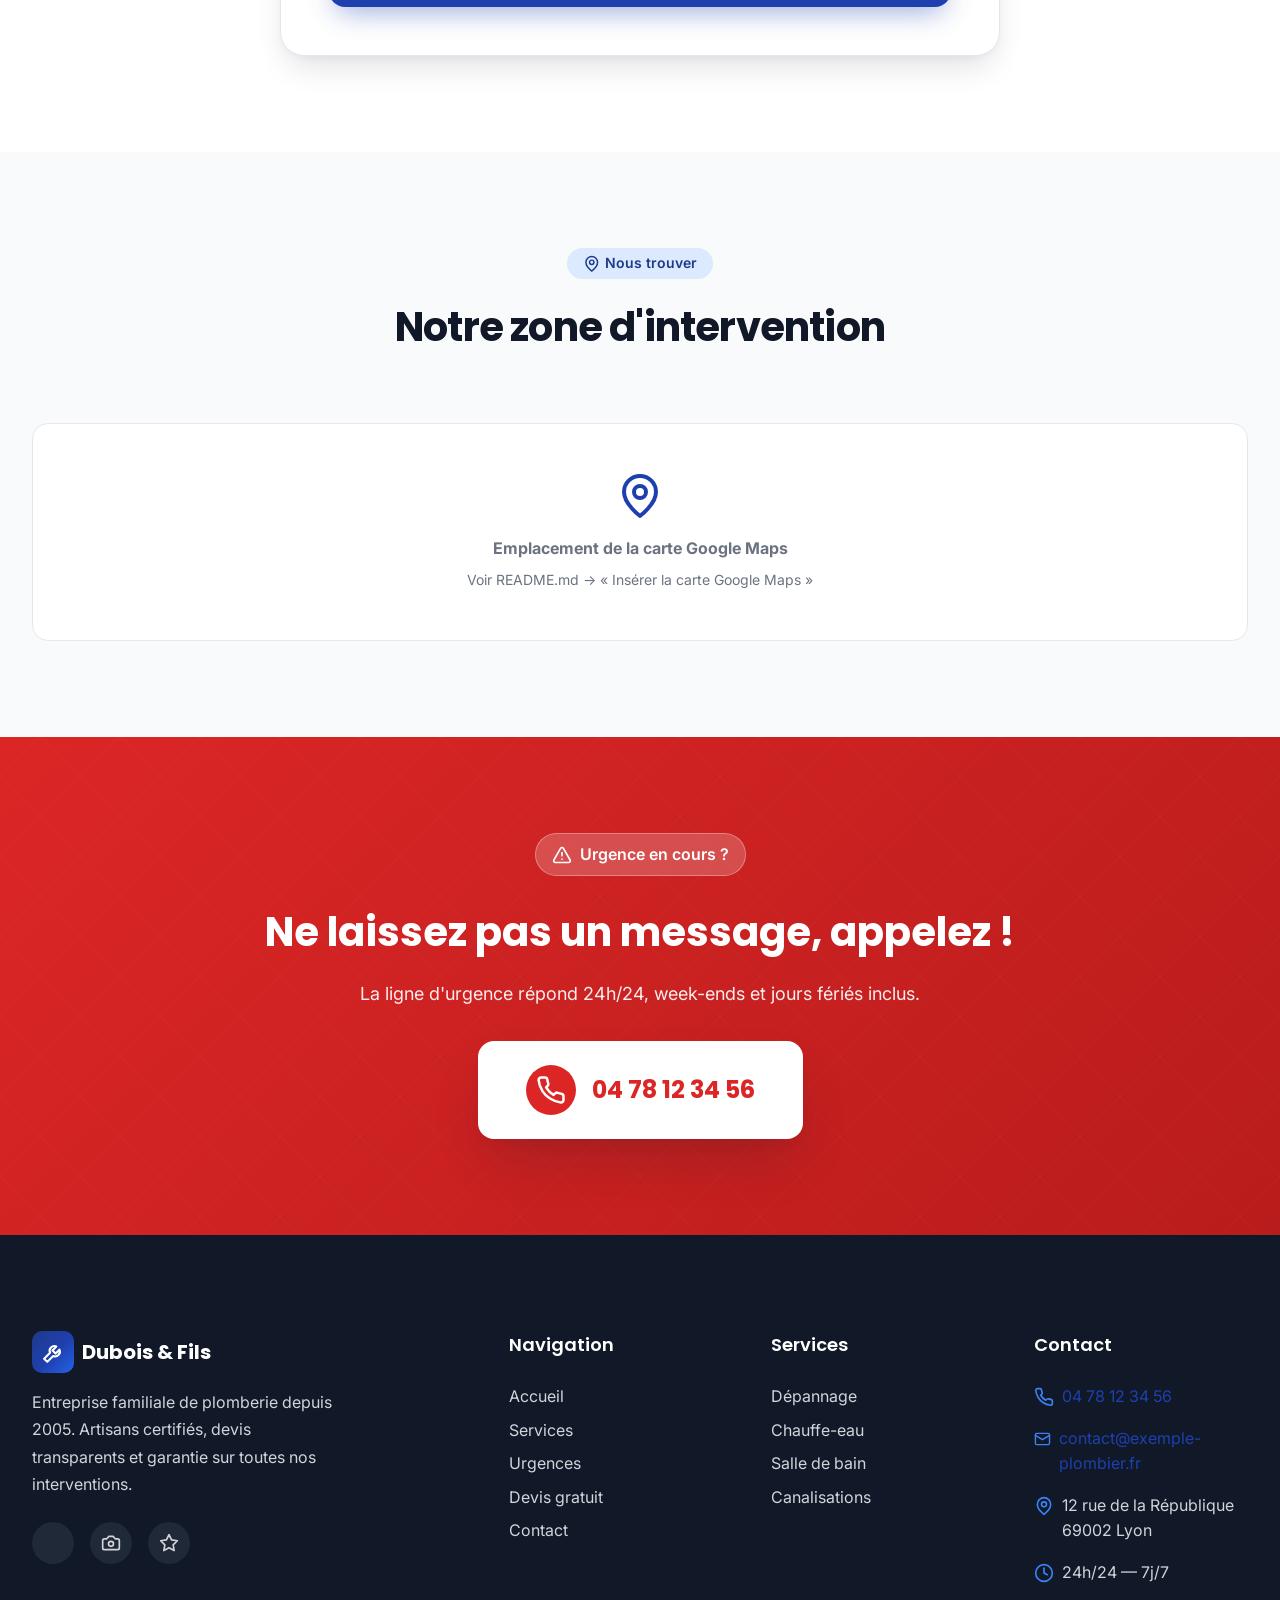
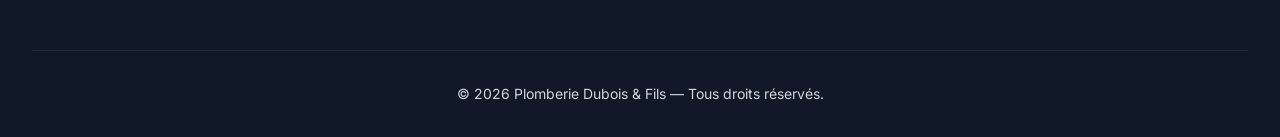
<file: contact.html>
<!DOCTYPE html>
<html lang="fr" data-theme="ocean">
<head>
    <meta charset="UTF-8">
    <meta name="viewport" content="width=device-width, initial-scale=1.0">

    <!-- SEO LOCAL — À PERSONNALISER -->
    <title>Contact — Plombier à Lyon | Plomberie Dubois & Fils</title>
    <meta name="description" content="Contactez Plomberie Dubois & Fils à Lyon : ☎ 04 78 12 34 56, e-mail, adresse au 12 rue de la République 69002 Lyon. Permanence 24h/24 pour les urgences.">
    <meta name="robots" content="index, follow">
    <link rel="canonical" href="https://www.exemple-plombier.fr/contact.html">
    <meta name="geo.region" content="FR-69">
    <meta name="geo.placename" content="Lyon">
    <!-- Coordonnées ICBM pour le SEO local — À PERSONNALISER (latitude ; longitude) -->
    <meta name="ICBM" content="45.7485, 4.8467">

    <meta property="og:type" content="website">
    <meta property="og:title" content="Contact — Plomberie Dubois & Fils à Lyon">
    <meta property="og:description" content="Téléphone, e-mail, adresse : contactez-nous 24h/24 pour toute urgence ou demande de devis.">
    <meta property="og:url" content="https://www.exemple-plombier.fr/contact.html">

    <link rel="icon" type="image/svg+xml" href="assets/favicon.svg">

    <link rel="preconnect" href="https://fonts.googleapis.com">
    <link rel="preconnect" href="https://fonts.gstatic.com" crossorigin>
    <link href="https://fonts.googleapis.com/css2?family=Inter:wght@400;500;600;700&family=Poppins:wght@600;700;800&display=swap" rel="stylesheet">

    <link rel="stylesheet" href="css/style.css">

    <script type="application/ld+json">
    {
      "@context": "https://schema.org",
      "@type": "BreadcrumbList",
      "itemListElement": [
        {"@type": "ListItem", "position": 1, "name": "Accueil", "item": "https://www.exemple-plombier.fr/index.html"},
        {"@type": "ListItem", "position": 2, "name": "Contact"}
      ]
    }
    </script>
</head>
<body>

    <div class="scroll-progress" aria-hidden="true"><div class="scroll-progress-bar"></div></div>

    <!-- Sprite d'icônes (identique sur toutes les pages) -->
    <svg class="svg-sprite" xmlns="http://www.w3.org/2000/svg" aria-hidden="true">
        <symbol id="i-wrench" viewBox="0 0 24 24"><path d="M14.7 6.3a4.5 4.5 0 0 0-6 6L3 18l3 3 5.7-5.7a4.5 4.5 0 0 0 6-6L14 13l-3-3 3.7-3.7z"/></symbol>
        <symbol id="i-phone" viewBox="0 0 24 24"><path d="M22 16.92v3a2 2 0 0 1-2.18 2 19.79 19.79 0 0 1-8.63-3.07 19.5 19.5 0 0 1-6-6A19.79 19.79 0 0 1 2.08 4.18 2 2 0 0 1 4.06 2h3a2 2 0 0 1 2 1.72c.13.96.36 1.9.7 2.81a2 2 0 0 1-.45 2.11L8.09 9.91a16 16 0 0 0 6 6l1.27-1.22a2 2 0 0 1 2.11-.45c.91.34 1.85.57 2.81.7A2 2 0 0 1 22 16.92z"/></symbol>
        <symbol id="i-bolt" viewBox="0 0 24 24"><path d="M13 2 3 14h9l-1 8 10-12h-9l1-8z"/></symbol>
        <symbol id="i-clock" viewBox="0 0 24 24"><circle cx="12" cy="12" r="10"/><path d="M12 6v6l4 2"/></symbol>
        <symbol id="i-shield" viewBox="0 0 24 24"><path d="M12 22s8-4 8-10V5l-8-3-8 3v7c0 6 8 10 8 10z"/><path d="m9 12 2 2 4-4"/></symbol>
        <symbol id="i-check" viewBox="0 0 24 24"><path d="M20 6 9 17l-5-5"/></symbol>
        <symbol id="i-check-circle" viewBox="0 0 24 24"><circle cx="12" cy="12" r="10"/><path d="m8 12 3 3 5-6"/></symbol>
        <symbol id="i-arrow-right" viewBox="0 0 24 24"><path d="M5 12h14"/><path d="m13 5 7 7-7 7"/></symbol>
        <symbol id="i-chevron-left" viewBox="0 0 24 24"><path d="m15 18-6-6 6-6"/></symbol>
        <symbol id="i-chevron-right" viewBox="0 0 24 24"><path d="m9 18 6-6-6-6"/></symbol>
        <symbol id="i-chevron-down" viewBox="0 0 24 24"><path d="m6 9 6 6 6-6"/></symbol>
        <symbol id="i-plus" viewBox="0 0 24 24"><path d="M12 5v14M5 12h14"/></symbol>
        <symbol id="i-pin" viewBox="0 0 24 24"><path d="M20 10c0 6-8 12-8 12S4 16 4 10a8 8 0 0 1 16 0z"/><circle cx="12" cy="10" r="3"/></symbol>
        <symbol id="i-mail" viewBox="0 0 24 24"><rect x="2" y="4" width="20" height="16" rx="2"/><path d="m22 7-10 6L2 7"/></symbol>
        <symbol id="i-star" viewBox="0 0 24 24"><path d="m12 2 3.09 6.26L22 9.27l-5 4.87 1.18 6.88L12 17.77l-6.18 3.25L7 14.14 2 9.27l6.91-1.01L12 2z"/></symbol>
        <symbol id="i-award" viewBox="0 0 24 24"><circle cx="12" cy="8" r="6"/><path d="M15.5 13 17 22l-5-3-5 3 1.5-9"/></symbol>
        <symbol id="i-euro" viewBox="0 0 24 24"><path d="M4 10h12"/><path d="M4 14h9"/><path d="M19 6a7.7 7.7 0 0 0-5.2-2A7.9 7.9 0 0 0 6 12a7.9 7.9 0 0 0 7.8 8 7.7 7.7 0 0 0 5.2-2"/></symbol>
        <symbol id="i-calendar" viewBox="0 0 24 24"><rect x="3" y="4" width="18" height="18" rx="2"/><path d="M16 2v4M8 2v4M3 10h18"/></symbol>
        <symbol id="i-drop" viewBox="0 0 24 24"><path d="M12 2.7s6.5 7 6.5 11.3a6.5 6.5 0 0 1-13 0C5.5 9.7 12 2.7 12 2.7z"/></symbol>
        <symbol id="i-fire" viewBox="0 0 24 24"><path d="M8.5 14.5A2.5 2.5 0 0 0 11 12c0-1.38-.5-2-1-3-1.072-2.143-.224-4.054 2-6 .5 2.5 2 4.9 4 6.5 2 1.6 3 3.5 3 5.5a7 7 0 1 1-14 0c0-1.153.433-2.294 1-3a2.5 2.5 0 0 0 2.5 2.5z"/></symbol>
        <symbol id="i-bath" viewBox="0 0 24 24"><path d="M2 12h20v2a5 5 0 0 1-5 5H7a5 5 0 0 1-5-5v-2z"/><path d="M4 12V5a2 2 0 0 1 4 0"/><path d="M7 22l-1 2M17 22l1 2"/></symbol>
        <symbol id="i-home" viewBox="0 0 24 24"><path d="m3 9 9-7 9 7v11a2 2 0 0 1-2 2H5a2 2 0 0 1-2-2z"/><path d="M9 22V12h6v10"/></symbol>
        <symbol id="i-grid" viewBox="0 0 24 24"><rect x="3" y="3" width="7" height="7" rx="1"/><rect x="14" y="3" width="7" height="7" rx="1"/><rect x="14" y="14" width="7" height="7" rx="1"/><rect x="3" y="14" width="7" height="7" rx="1"/></symbol>
        <symbol id="i-alert" viewBox="0 0 24 24"><path d="m21.73 18-8-14a2 2 0 0 0-3.46 0l-8 14A2 2 0 0 0 4 21h16a2 2 0 0 0 1.73-3z"/><path d="M12 9v4M12 17h.01"/></symbol>
        <symbol id="i-camera" viewBox="0 0 24 24"><path d="M14.5 4h-5L7 7H4a2 2 0 0 0-2 2v9a2 2 0 0 0 2 2h16a2 2 0 0 0 2-2V9a2 2 0 0 0-2-2h-3l-2.5-3z"/><circle cx="12" cy="13" r="3"/></symbol>
        <symbol id="i-x" viewBox="0 0 24 24"><path d="M18 6 6 18M6 6l12 12"/></symbol>
    </svg>

    <!-- HEADER -->
    <header class="header">
        <div class="header-container">
            <a href="index.html" class="logo" aria-label="Plomberie Dubois & Fils — Accueil">
                <span class="logo-icon"><svg class="icon"><use href="#i-wrench"/></svg></span>
                <span class="logo-text">Dubois<span class="logo-accent">&Fils</span></span>
            </a>
            <nav class="nav-menu" aria-label="Navigation principale">
                <a href="index.html" class="nav-link">Accueil</a>
                <a href="services.html" class="nav-link">Services</a>
                <a href="urgences.html" class="nav-link">Urgences</a>
                <a href="devis.html" class="nav-link">Devis</a>
                <a href="contact.html" class="nav-link active">Contact</a>
            </nav>

            <div class="theme-switcher" role="group" aria-label="Choisir le thème de couleurs">
                <button type="button" class="theme-dot active" data-theme-option="ocean" aria-label="Thème Océan" title="Thème Océan"></button>
                <button type="button" class="theme-dot" data-theme-option="navy" aria-label="Thème Navy" title="Thème Navy"></button>
                <button type="button" class="theme-dot" data-theme-option="crimson" aria-label="Thème Crimson" title="Thème Crimson"></button>
            </div>

            <a href="tel:+33478123456" class="nav-phone">
                <span class="nav-phone-icon"><svg class="icon"><use href="#i-phone"/></svg></span>
                <span>04 78 12 34 56</span>
            </a>
            <button class="mobile-menu-btn" aria-label="Ouvrir le menu" aria-expanded="false">
                <span></span><span></span><span></span>
            </button>
        </div>
    </header>

    <nav class="mobile-menu" aria-label="Navigation mobile">
        <a href="index.html" class="nav-link">Accueil</a>
        <a href="services.html" class="nav-link">Services</a>
        <a href="urgences.html" class="nav-link">Urgences</a>
        <a href="devis.html" class="nav-link">Devis</a>
        <a href="contact.html" class="nav-link active">Contact</a>
        <a href="tel:+33478123456" class="btn btn-secondary">
            <svg class="icon"><use href="#i-phone"/></svg> 04 78 12 34 56
        </a>
    </nav>

    <main>

        <!-- EN-TÊTE -->
        <section class="page-header">
            <div class="container page-header-content">
                <nav class="breadcrumb" aria-label="Fil d'Ariane">
                    <a href="index.html">Accueil</a>
                    <span class="separator">/</span>
                    <span aria-current="page">Contact</span>
                </nav>
                <h1 class="page-title">Nous contacter</h1>
                <p class="page-subtitle">
                    Une question, un projet, une urgence ? Notre équipe vous répond 24h/24.
                </p>
            </div>
        </section>

        <!-- ============================================================
             COORDONNÉES
             À PERSONNALISER : téléphone, e-mail, adresse, horaires.
             ============================================================ -->
        <section class="section">
            <div class="container">
                <div class="services-grid" style="margin-bottom: var(--spacing-3xl);">

                    <article class="service-card" data-animate>
                        <div class="service-icon"><svg class="icon"><use href="#i-phone"/></svg></div>
                        <h2 class="service-title">Téléphone</h2>
                        <p class="service-description">
                            Le moyen le plus rapide pour les urgences et les questions simples.
                        </p>
                        <a href="tel:+33478123456" class="service-link">04 78 12 34 56 <svg class="icon"><use href="#i-arrow-right"/></svg></a>
                    </article>

                    <article class="service-card" data-animate>
                        <div class="service-icon"><svg class="icon"><use href="#i-mail"/></svg></div>
                        <h2 class="service-title">E-mail</h2>
                        <p class="service-description">
                            Pour les demandes de devis détaillées et l'envoi de photos.
                            Réponse sous 24h ouvrées.
                        </p>
                        <a href="mailto:contact@exemple-plombier.fr" class="service-link">contact@exemple-plombier.fr <svg class="icon"><use href="#i-arrow-right"/></svg></a>
                    </article>

                    <article class="service-card" data-animate>
                        <div class="service-icon"><svg class="icon"><use href="#i-pin"/></svg></div>
                        <h2 class="service-title">Adresse</h2>
                        <p class="service-description">
                            12 rue de la République<br>
                            69002 Lyon<br>
                            Sur rendez-vous du lundi au samedi.
                        </p>
                    </article>
                </div>

                <!-- ============================================================
                     FORMULAIRE DE CONTACT
                     ⚠ DÉMONSTRATION : voir README.md pour brancher l'envoi
                     (Formspree, Netlify Forms ou votre backend).
                     ============================================================ -->
                <div class="form-container">
                    <h2 class="section-title" style="margin-bottom: var(--spacing-lg); text-align: left;">
                        Écrivez-nous
                    </h2>

                    <form data-demo-form novalidate>
                        <div class="form-row">
                            <div class="form-group">
                                <label class="form-label" for="contact-nom">Nom complet <span class="required">*</span></label>
                                <input class="form-input" type="text" id="contact-nom" name="nom" required
                                       placeholder="Jean Martin" autocomplete="name">
                            </div>
                            <div class="form-group">
                                <label class="form-label" for="contact-email">E-mail <span class="required">*</span></label>
                                <input class="form-input" type="email" id="contact-email" name="email" required
                                       placeholder="jean.martin@email.fr" autocomplete="email">
                            </div>
                        </div>

                        <div class="form-group">
                            <label class="form-label" for="contact-sujet">Sujet</label>
                            <select class="form-select" id="contact-sujet" name="sujet">
                                <option value="question">Question générale</option>
                                <option value="devis">Demande de devis</option>
                                <option value="suivi">Suivi d'intervention</option>
                                <option value="autre">Autre</option>
                            </select>
                        </div>

                        <div class="form-group">
                            <label class="form-label" for="contact-message">Votre message <span class="required">*</span></label>
                            <textarea class="form-textarea" id="contact-message" name="message" required
                                      placeholder="Comment pouvons-nous vous aider ?"></textarea>
                        </div>

                        <div class="form-group">
                            <label class="form-checkbox">
                                <input type="checkbox" name="rgpd" required id="contact-rgpd">
                                <label for="contact-rgpd">
                                    J'accepte que mes données soient utilisées uniquement pour répondre
                                    à mon message. <span class="required">*</span>
                                </label>
                            </label>
                        </div>

                        <button type="submit" class="btn btn-primary btn-lg form-submit">
                            Envoyer le message
                        </button>
                    </form>

                    <!-- Panneau de confirmation (géré par main.js) -->
                    <div class="form-success" hidden>
                        <div class="form-success-icon"><svg class="icon icon-lg"><use href="#i-check"/></svg></div>
                        <h2 class="form-success-title">Message envoyé !</h2>
                        <p>
                            Merci ! Nous vous répondrons sous 24h ouvrées. Pour une urgence,
                            appelez directement le 04 78 12 34 56.
                        </p>
                        <a href="index.html" class="btn btn-outline">Retour à l'accueil</a>
                        <button type="button" class="form-success-reset">Envoyer un autre message</button>
                    </div>
                </div>
            </div>
        </section>

        <!-- ============================================================
             CARTE — À PERSONNALISER
             Remplacez le bloc par un iframe Google Maps :
             Partager → Intégrer une carte → collez le code ici.
             ============================================================ -->
        <section class="section section-gray">
            <div class="container">
                <div class="section-header">
                    <span class="section-badge"><svg class="icon"><use href="#i-pin"/></svg> Nous trouver</span>
                    <h2 class="section-title">Notre zone d'intervention</h2>
                </div>
                <div style="background: var(--color-white); border: 1px solid var(--color-gray-200); border-radius: var(--border-radius-lg); padding: var(--spacing-2xl); text-align: center; color: var(--color-gray-500);">
                    <div style="margin-bottom: var(--spacing-md); color: var(--color-primary); display: flex; justify-content: center;" aria-hidden="true">
                        <svg class="icon" style="width: 3rem; height: 3rem;"><use href="#i-pin"/></svg>
                    </div>
                    <p><strong>Emplacement de la carte Google Maps</strong></p>
                    <p style="font-size: var(--text-sm); margin-top: var(--spacing-sm);">
                        Voir README.md → « Insérer la carte Google Maps »
                    </p>
                </div>
            </div>
        </section>

        <!-- BANDEAU URGENCE -->
        <section class="urgency-section">
            <div class="container urgency-container">
                <span class="urgency-badge">
                    <svg class="icon"><use href="#i-alert"/></svg>
                    Urgence en cours ?
                </span>
                <h2 class="urgency-title">Ne laissez pas un message, appelez !</h2>
                <p class="urgency-subtitle">
                    La ligne d'urgence répond 24h/24, week-ends et jours fériés inclus.
                </p>
                <a href="tel:+33478123456" class="urgency-phone">
                    <span class="urgency-phone-icon"><svg class="icon"><use href="#i-phone"/></svg></span>
                    <span>04 78 12 34 56</span>
                </a>
            </div>
        </section>

    </main>

    <!-- Barre d'appel mobile -->
    <div class="mobile-call-bar">
        <a href="tel:+33478123456" class="btn btn-secondary">
            <svg class="icon"><use href="#i-phone"/></svg> Appeler
        </a>
        <a href="devis.html" class="btn btn-primary">
            <svg class="icon"><use href="#i-mail"/></svg> Devis gratuit
        </a>
    </div>

    <!-- FOOTER -->
    <footer class="footer">
        <div class="container">
            <div class="footer-grid">
                <div class="footer-brand">
                    <a href="index.html" class="footer-logo">
                        <span class="logo-icon"><svg class="icon"><use href="#i-wrench"/></svg></span>
                        Dubois & Fils
                    </a>
                    <p class="footer-description">
                        Entreprise familiale de plomberie depuis 2005. Artisans certifiés,
                        devis transparents et garantie sur toutes nos interventions.
                    </p>
                    <div class="footer-social">
                        <a href="#" aria-label="Facebook"><svg class="icon"><use href="#i-thumb"/></svg></a>
                        <a href="#" aria-label="Instagram"><svg class="icon"><use href="#i-camera"/></svg></a>
                        <a href="#" aria-label="Google Business"><svg class="icon"><use href="#i-star"/></svg></a>
                    </div>
                </div>
                <div>
                    <h3 class="footer-title">Navigation</h3>
                    <ul class="footer-links">
                        <li><a href="index.html">Accueil</a></li>
                        <li><a href="services.html">Services</a></li>
                        <li><a href="urgences.html">Urgences</a></li>
                        <li><a href="devis.html">Devis gratuit</a></li>
                        <li><a href="contact.html">Contact</a></li>
                    </ul>
                </div>
                <div>
                    <h3 class="footer-title">Services</h3>
                    <ul class="footer-links">
                        <li><a href="services.html">Dépannage</a></li>
                        <li><a href="services.html">Chauffe-eau</a></li>
                        <li><a href="services.html">Salle de bain</a></li>
                        <li><a href="services.html">Canalisations</a></li>
                    </ul>
                </div>
                <div>
                    <h3 class="footer-title">Contact</h3>
                    <ul class="footer-contact">
                        <li>
                            <span class="footer-contact-icon"><svg class="icon"><use href="#i-phone"/></svg></span>
                            <a href="tel:+33478123456">04 78 12 34 56</a>
                        </li>
                        <li>
                            <span class="footer-contact-icon"><svg class="icon"><use href="#i-mail"/></svg></span>
                            <a href="mailto:contact@exemple-plombier.fr">contact@exemple-plombier.fr</a>
                        </li>
                        <li>
                            <span class="footer-contact-icon"><svg class="icon"><use href="#i-pin"/></svg></span>
                            <span>12 rue de la République<br>69002 Lyon</span>
                        </li>
                        <li>
                            <span class="footer-contact-icon"><svg class="icon"><use href="#i-clock"/></svg></span>
                            <span>24h/24 — 7j/7</span>
                        </li>
                    </ul>
                </div>
            </div>
            <div class="footer-bottom">
                <p>© <span data-current-year>2026</span> Plomberie Dubois & Fils — Tous droits réservés.</p>
            </div>
        </div>
    </footer>

    <script src="js/main.js"></script>
</body>
</html>
</file>
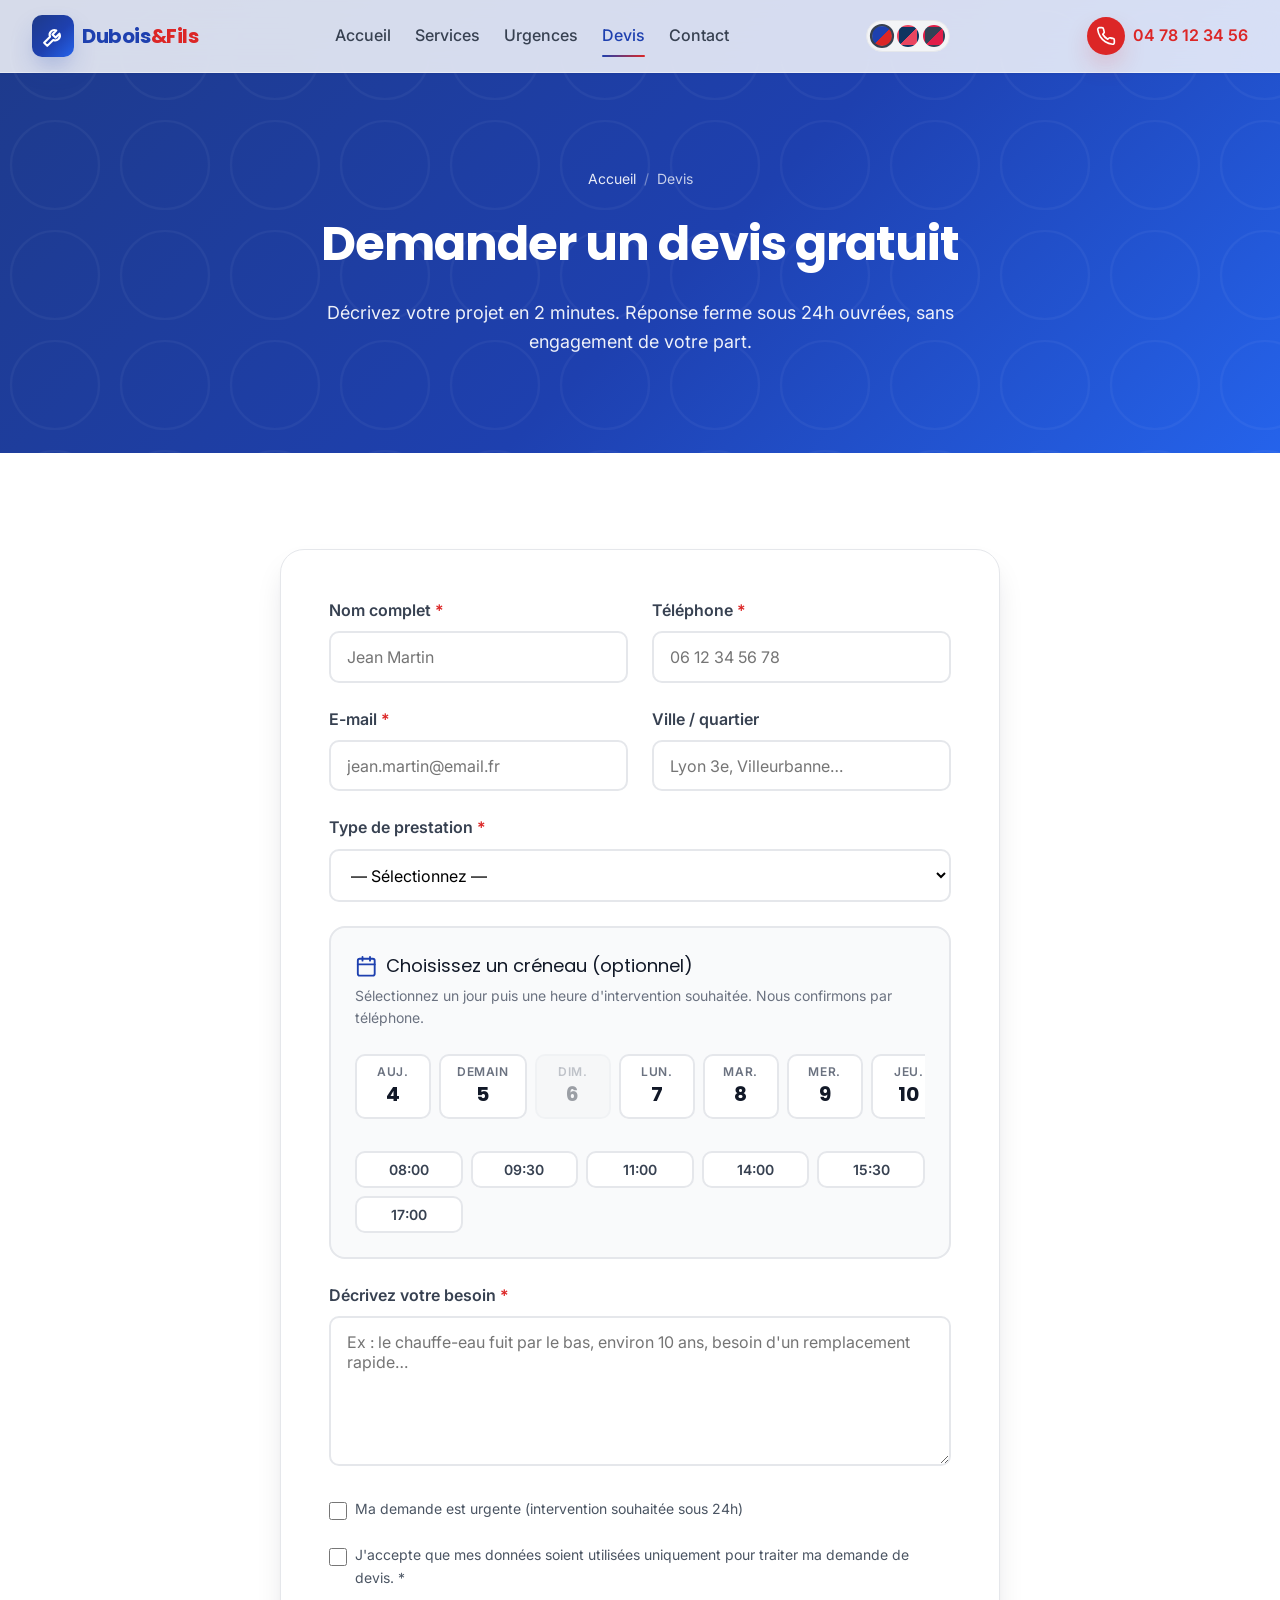
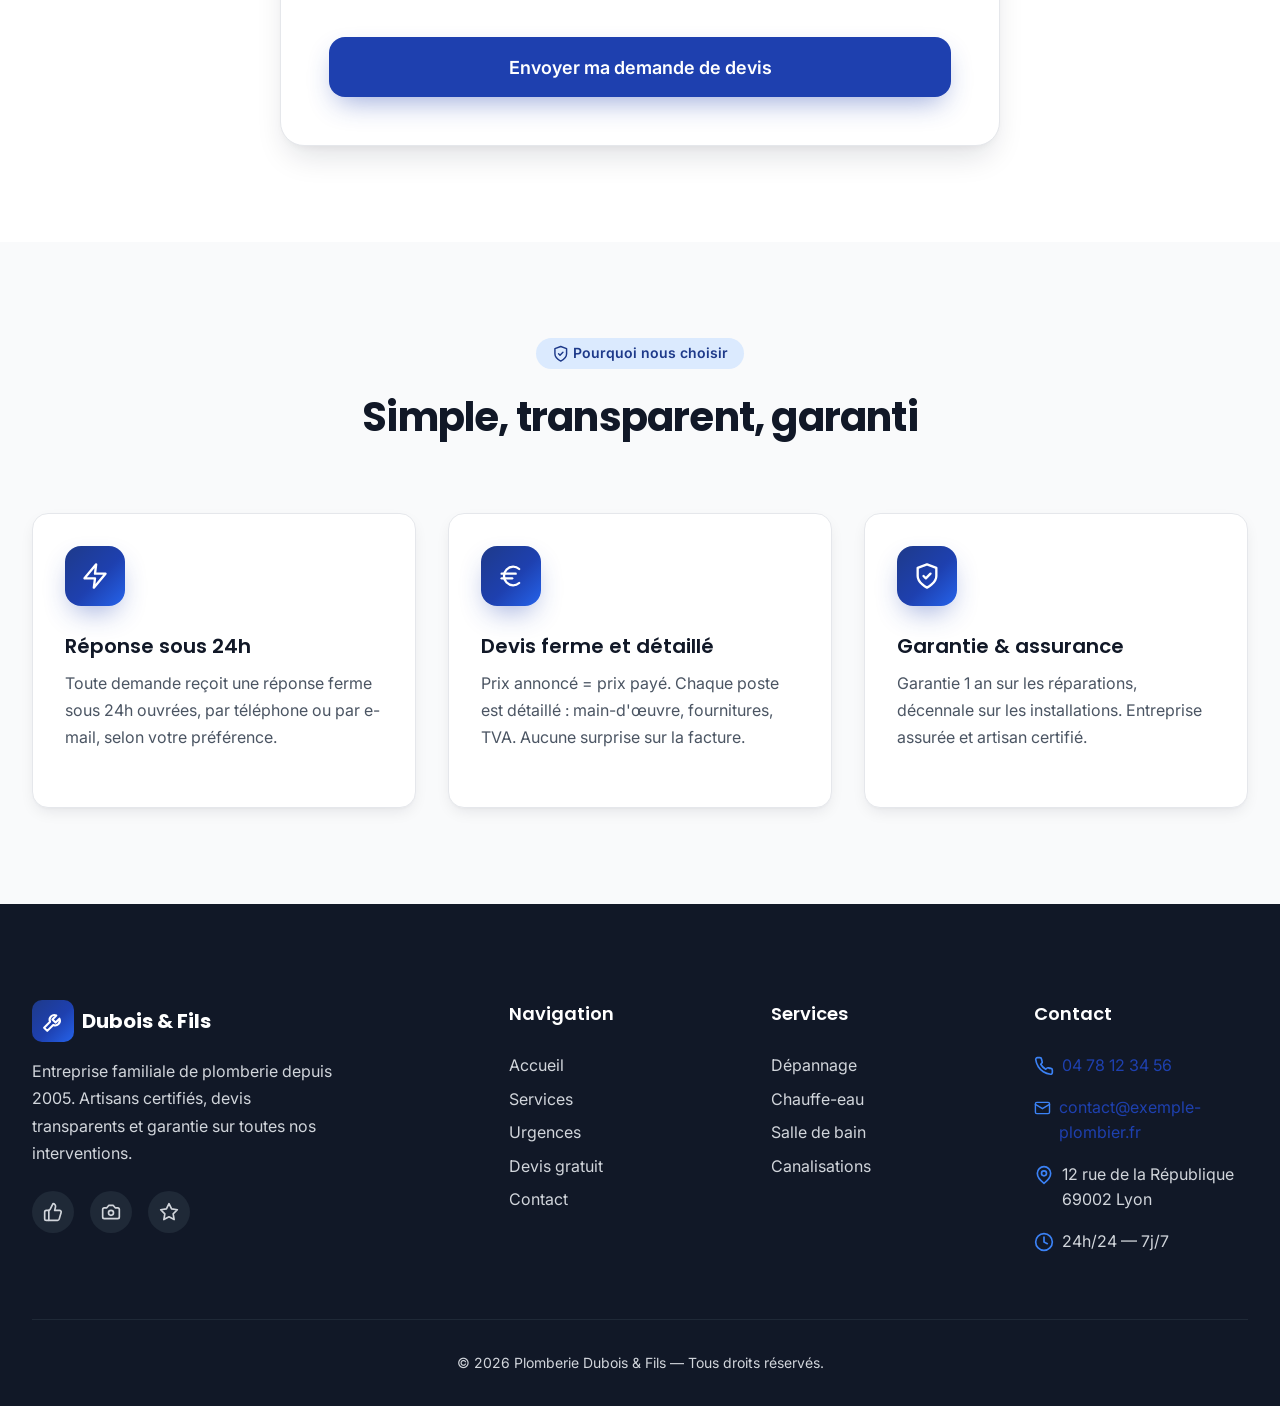
<file: devis.html>
<!DOCTYPE html>
<html lang="fr" data-theme="ocean">
<head>
    <meta charset="UTF-8">
    <meta name="viewport" content="width=device-width, initial-scale=1.0">

    <!-- SEO LOCAL — À PERSONNALISER -->
    <title>Devis plomberie gratuit à Lyon | Réponse sous 24h — Dubois & Fils</title>
    <meta name="description" content="Demandez votre devis de plomberie gratuit à Lyon. Réponse sous 24h ouvrées, sans engagement. Dépannage, chauffe-eau, rénovation salle de bain.">
    <meta name="robots" content="index, follow">
    <link rel="canonical" href="https://www.exemple-plombier.fr/devis.html">
    <meta name="geo.region" content="FR-69">
    <meta name="geo.placename" content="Lyon">

    <meta property="og:type" content="website">
    <meta property="og:title" content="Devis plomberie gratuit à Lyon — réponse sous 24h">
    <meta property="og:description" content="Décrivez votre besoin en 2 minutes, recevez un devis ferme sous 24h ouvrées.">
    <meta property="og:url" content="https://www.exemple-plombier.fr/devis.html">

    <link rel="icon" type="image/svg+xml" href="assets/favicon.svg">

    <link rel="preconnect" href="https://fonts.googleapis.com">
    <link rel="preconnect" href="https://fonts.gstatic.com" crossorigin>
    <link href="https://fonts.googleapis.com/css2?family=Inter:wght@400;500;600;700&family=Poppins:wght@600;700;800&display=swap" rel="stylesheet">

    <link rel="stylesheet" href="css/style.css">

    <!-- Données structurées : fil d'Ariane -->
    <script type="application/ld+json">
    {
      "@context": "https://schema.org",
      "@type": "BreadcrumbList",
      "itemListElement": [
        {"@type": "ListItem", "position": 1, "name": "Accueil", "item": "https://www.exemple-plombier.fr/index.html"},
        {"@type": "ListItem", "position": 2, "name": "Devis"}
      ]
    }
    </script>
</head>
<body>

    <div class="scroll-progress" aria-hidden="true"><div class="scroll-progress-bar"></div></div>

    <!-- Sprite d'icônes (identique sur toutes les pages) -->
    <svg class="svg-sprite" xmlns="http://www.w3.org/2000/svg" aria-hidden="true">
        <symbol id="i-wrench" viewBox="0 0 24 24"><path d="M14.7 6.3a4.5 4.5 0 0 0-6 6L3 18l3 3 5.7-5.7a4.5 4.5 0 0 0 6-6L14 13l-3-3 3.7-3.7z"/></symbol>
        <symbol id="i-phone" viewBox="0 0 24 24"><path d="M22 16.92v3a2 2 0 0 1-2.18 2 19.79 19.79 0 0 1-8.63-3.07 19.5 19.5 0 0 1-6-6A19.79 19.79 0 0 1 2.08 4.18 2 2 0 0 1 4.06 2h3a2 2 0 0 1 2 1.72c.13.96.36 1.9.7 2.81a2 2 0 0 1-.45 2.11L8.09 9.91a16 16 0 0 0 6 6l1.27-1.22a2 2 0 0 1 2.11-.45c.91.34 1.85.57 2.81.7A2 2 0 0 1 22 16.92z"/></symbol>
        <symbol id="i-bolt" viewBox="0 0 24 24"><path d="M13 2 3 14h9l-1 8 10-12h-9l1-8z"/></symbol>
        <symbol id="i-clock" viewBox="0 0 24 24"><circle cx="12" cy="12" r="10"/><path d="M12 6v6l4 2"/></symbol>
        <symbol id="i-shield" viewBox="0 0 24 24"><path d="M12 22s8-4 8-10V5l-8-3-8 3v7c0 6 8 10 8 10z"/><path d="m9 12 2 2 4-4"/></symbol>
        <symbol id="i-check" viewBox="0 0 24 24"><path d="M20 6 9 17l-5-5"/></symbol>
        <symbol id="i-check-circle" viewBox="0 0 24 24"><circle cx="12" cy="12" r="10"/><path d="m8 12 3 3 5-6"/></symbol>
        <symbol id="i-arrow-right" viewBox="0 0 24 24"><path d="M5 12h14"/><path d="m13 5 7 7-7 7"/></symbol>
        <symbol id="i-chevron-left" viewBox="0 0 24 24"><path d="m15 18-6-6 6-6"/></symbol>
        <symbol id="i-chevron-right" viewBox="0 0 24 24"><path d="m9 18 6-6-6-6"/></symbol>
        <symbol id="i-chevron-down" viewBox="0 0 24 24"><path d="m6 9 6 6 6-6"/></symbol>
        <symbol id="i-plus" viewBox="0 0 24 24"><path d="M12 5v14M5 12h14"/></symbol>
        <symbol id="i-pin" viewBox="0 0 24 24"><path d="M20 10c0 6-8 12-8 12S4 16 4 10a8 8 0 0 1 16 0z"/><circle cx="12" cy="10" r="3"/></symbol>
        <symbol id="i-mail" viewBox="0 0 24 24"><rect x="2" y="4" width="20" height="16" rx="2"/><path d="m22 7-10 6L2 7"/></symbol>
        <symbol id="i-star" viewBox="0 0 24 24"><path d="m12 2 3.09 6.26L22 9.27l-5 4.87 1.18 6.88L12 17.77l-6.18 3.25L7 14.14 2 9.27l6.91-1.01L12 2z"/></symbol>
        <symbol id="i-award" viewBox="0 0 24 24"><circle cx="12" cy="8" r="6"/><path d="M15.5 13 17 22l-5-3-5 3 1.5-9"/></symbol>
        <symbol id="i-users" viewBox="0 0 24 24"><path d="M17 21v-2a4 4 0 0 0-4-4H5a4 4 0 0 0-4 4v2"/><circle cx="9" cy="7" r="4"/><path d="M23 21v-2a4 4 0 0 0-3-3.87"/><path d="M16 3.13a4 4 0 0 1 0 7.75"/></symbol>
        <symbol id="i-thumb" viewBox="0 0 24 24"><path d="M7 10v12"/><path d="M15 5.88 14 10h5.83a2 2 0 0 1 1.92 2.56l-2.33 8A2 2 0 0 1 17.5 22H4a2 2 0 0 1-2-2v-8a2 2 0 0 1 2-2h2.76a2 2 0 0 0 1.79-1.11L12 2h0a3.13 3.13 0 0 1 3 3.88z"/></symbol>
        <symbol id="i-euro" viewBox="0 0 24 24"><path d="M4 10h12"/><path d="M4 14h9"/><path d="M19 6a7.7 7.7 0 0 0-5.2-2A7.9 7.9 0 0 0 6 12a7.9 7.9 0 0 0 7.8 8 7.7 7.7 0 0 0 5.2-2"/></symbol>
        <symbol id="i-calendar" viewBox="0 0 24 24"><rect x="3" y="4" width="18" height="18" rx="2"/><path d="M16 2v4M8 2v4M3 10h18"/></symbol>
        <symbol id="i-drop" viewBox="0 0 24 24"><path d="M12 2.7s6.5 7 6.5 11.3a6.5 6.5 0 0 1-13 0C5.5 9.7 12 2.7 12 2.7z"/></symbol>
        <symbol id="i-fire" viewBox="0 0 24 24"><path d="M8.5 14.5A2.5 2.5 0 0 0 11 12c0-1.38-.5-2-1-3-1.072-2.143-.224-4.054 2-6 .5 2.5 2 4.9 4 6.5 2 1.6 3 3.5 3 5.5a7 7 0 1 1-14 0c0-1.153.433-2.294 1-3a2.5 2.5 0 0 0 2.5 2.5z"/></symbol>
        <symbol id="i-bath" viewBox="0 0 24 24"><path d="M2 12h20v2a5 5 0 0 1-5 5H7a5 5 0 0 1-5-5v-2z"/><path d="M4 12V5a2 2 0 0 1 4 0"/><path d="M7 22l-1 2M17 22l1 2"/></symbol>
        <symbol id="i-home" viewBox="0 0 24 24"><path d="m3 9 9-7 9 7v11a2 2 0 0 1-2 2H5a2 2 0 0 1-2-2z"/><path d="M9 22V12h6v10"/></symbol>
        <symbol id="i-grid" viewBox="0 0 24 24"><rect x="3" y="3" width="7" height="7" rx="1"/><rect x="14" y="3" width="7" height="7" rx="1"/><rect x="14" y="14" width="7" height="7" rx="1"/><rect x="3" y="14" width="7" height="7" rx="1"/></symbol>
        <symbol id="i-alert" viewBox="0 0 24 24"><path d="m21.73 18-8-14a2 2 0 0 0-3.46 0l-8 14A2 2 0 0 0 4 21h16a2 2 0 0 0 1.73-3z"/><path d="M12 9v4M12 17h.01"/></symbol>
        <symbol id="i-camera" viewBox="0 0 24 24"><path d="M14.5 4h-5L7 7H4a2 2 0 0 0-2 2v9a2 2 0 0 0 2 2h16a2 2 0 0 0 2-2V9a2 2 0 0 0-2-2h-3l-2.5-3z"/><circle cx="12" cy="13" r="3"/></symbol>
        <symbol id="i-x" viewBox="0 0 24 24"><path d="M18 6 6 18M6 6l12 12"/></symbol>
    </svg>

    <!-- HEADER (identique sur toutes les pages) -->
    <header class="header">
        <div class="header-container">
            <a href="index.html" class="logo" aria-label="Plomberie Dubois & Fils — Accueil">
                <span class="logo-icon"><svg class="icon"><use href="#i-wrench"/></svg></span>
                <span class="logo-text">Dubois<span class="logo-accent">&Fils</span></span>
            </a>
            <nav class="nav-menu" aria-label="Navigation principale">
                <a href="index.html" class="nav-link">Accueil</a>
                <a href="services.html" class="nav-link">Services</a>
                <a href="urgences.html" class="nav-link">Urgences</a>
                <a href="devis.html" class="nav-link active">Devis</a>
                <a href="contact.html" class="nav-link">Contact</a>
            </nav>

            <div class="theme-switcher" role="group" aria-label="Choisir le thème de couleurs">
                <button type="button" class="theme-dot active" data-theme-option="ocean" aria-label="Thème Océan" title="Thème Océan"></button>
                <button type="button" class="theme-dot" data-theme-option="navy" aria-label="Thème Navy" title="Thème Navy"></button>
                <button type="button" class="theme-dot" data-theme-option="crimson" aria-label="Thème Crimson" title="Thème Crimson"></button>
            </div>

            <a href="tel:+33478123456" class="nav-phone">
                <span class="nav-phone-icon"><svg class="icon"><use href="#i-phone"/></svg></span>
                <span>04 78 12 34 56</span>
            </a>
            <button class="mobile-menu-btn" aria-label="Ouvrir le menu" aria-expanded="false">
                <span></span><span></span><span></span>
            </button>
        </div>
    </header>

    <nav class="mobile-menu" aria-label="Navigation mobile">
        <a href="index.html" class="nav-link">Accueil</a>
        <a href="services.html" class="nav-link">Services</a>
        <a href="urgences.html" class="nav-link">Urgences</a>
        <a href="devis.html" class="nav-link active">Devis</a>
        <a href="contact.html" class="nav-link">Contact</a>
        <a href="tel:+33478123456" class="btn btn-secondary">
            <svg class="icon"><use href="#i-phone"/></svg> 04 78 12 34 56
        </a>
    </nav>

    <main>

        <!-- EN-TÊTE DE PAGE -->
        <section class="page-header">
            <div class="container page-header-content">
                <nav class="breadcrumb" aria-label="Fil d'Ariane">
                    <a href="index.html">Accueil</a>
                    <span class="separator">/</span>
                    <span aria-current="page">Devis</span>
                </nav>
                <h1 class="page-title">Demander un devis gratuit</h1>
                <p class="page-subtitle">
                    Décrivez votre projet en 2 minutes. Réponse ferme sous 24h ouvrées,
                    sans engagement de votre part.
                </p>
            </div>
        </section>

        <!-- ============================================================
             FORMULAIRE DE DEVIS + PRISE DE RENDEZ-VOUS
             ⚠ DÉMONSTRATION : le formulaire ne s'envoie nulle part.
             Voir README.md → « Formulaire » pour brancher Formspree.
             ============================================================ -->
        <section class="section">
            <div class="container">
                <div class="form-container">
                    <form data-demo-form novalidate>

                        <!-- Coordonnées -->
                        <div class="form-row">
                            <div class="form-group">
                                <label class="form-label" for="devis-nom">Nom complet <span class="required">*</span></label>
                                <input class="form-input" type="text" id="devis-nom" name="nom" required
                                       placeholder="Jean Martin" autocomplete="name">
                            </div>
                            <div class="form-group">
                                <label class="form-label" for="devis-tel">Téléphone <span class="required">*</span></label>
                                <input class="form-input" type="tel" id="devis-tel" name="telephone" required
                                       placeholder="06 12 34 56 78" autocomplete="tel">
                            </div>
                        </div>

                        <div class="form-row">
                            <div class="form-group">
                                <label class="form-label" for="devis-email">E-mail <span class="required">*</span></label>
                                <input class="form-input" type="email" id="devis-email" name="email" required
                                       placeholder="jean.martin@email.fr" autocomplete="email">
                            </div>
                            <div class="form-group">
                                <label class="form-label" for="devis-ville">Ville / quartier</label>
                                <input class="form-input" type="text" id="devis-ville" name="ville"
                                       placeholder="Lyon 3e, Villeurbanne…" autocomplete="address-level2">
                            </div>
                        </div>

                        <!-- Prestation -->
                        <div class="form-group">
                            <label class="form-label" for="devis-type">Type de prestation <span class="required">*</span></label>
                            <select class="form-select" id="devis-type" name="type_prestation" required>
                                <option value="">— Sélectionnez —</option>
                                <option value="depannage">Dépannage / réparation</option>
                                <option value="chauffe-eau">Chauffe-eau / chaudière</option>
                                <option value="salle-de-bain">Rénovation salle de bain</option>
                                <option value="canalisations">Canalisations</option>
                                <option value="robinetterie">Robinet / robinetterie</option>
                                <option value="neuf">Plomberie neuve</option>
                                <option value="autre">Autre demande</option>
                            </select>
                        </div>

                        <!-- ============================================================
                             WIDGET DE PRISE DE RENDEZ-VOUS
                             Jours + créneaux générés par main.js (initBooking).
                             Le choix est répliqué dans le champ caché name="rendez_vous".
                             ============================================================ -->
                        <div class="form-group">
                            <div class="booking-widget">
                                <div class="booking-widget-title">
                                    <svg class="icon"><use href="#i-calendar"/></svg>
                                    Choisissez un créneau (optionnel)
                                </div>
                                <p class="booking-widget-hint">
                                    Sélectionnez un jour puis une heure d'intervention souhaitée.
                                    Nous confirmons par téléphone.
                                </p>

                                <div class="booking-days" aria-label="Choisir un jour"></div>
                                <div class="booking-slots" aria-label="Choisir une heure"></div>

                                <!-- Récapitulatif visible après sélection jour + heure -->
                                <div class="booking-summary" aria-live="polite">
                                    <svg class="icon"><use href="#i-check-circle"/></svg>
                                    <span class="booking-summary-text"></span>
                                </div>

                                <!-- Valeur envoyée avec le formulaire -->
                                <input type="hidden" name="rendez_vous" class="booking-value">
                            </div>
                        </div>

                        <div class="form-group">
                            <label class="form-label" for="devis-message">Décrivez votre besoin <span class="required">*</span></label>
                            <textarea class="form-textarea" id="devis-message" name="message" required
                                      placeholder="Ex : le chauffe-eau fuit par le bas, environ 10 ans, besoin d'un remplacement rapide…"></textarea>
                        </div>

                        <div class="form-group">
                            <label class="form-checkbox">
                                <input type="checkbox" name="urgence" value="oui" id="devis-urgence">
                                <label for="devis-urgence">Ma demande est urgente (intervention souhaitée sous 24h)</label>
                            </label>
                        </div>

                        <!-- RGPD -->
                        <div class="form-group">
                            <label class="form-checkbox">
                                <input type="checkbox" name="rgpd" required id="devis-rgpd">
                                <label for="devis-rgpd">
                                    J'accepte que mes données soient utilisées uniquement pour traiter
                                    ma demande de devis. <span class="required">*</span>
                                </label>
                            </label>
                        </div>

                        <button type="submit" class="btn btn-primary btn-lg form-submit">
                            Envoyer ma demande de devis
                        </button>
                    </form>

                    <!-- Panneau de confirmation (géré par main.js) -->
                    <div class="form-success" hidden>
                        <div class="form-success-icon"><svg class="icon icon-lg"><use href="#i-check"/></svg></div>
                        <h2 class="form-success-title">Demande envoyée !</h2>
                        <p>
                            Merci pour votre confiance. Nous revenons vers vous sous 24h ouvrées
                            avec un devis détaillé. Pour une urgence, appelez le 04 78 12 34 56.
                        </p>
                        <a href="index.html" class="btn btn-outline">Retour à l'accueil</a>
                        <button type="button" class="form-success-reset">Envoyer une autre demande</button>
                    </div>
                </div>
            </div>
        </section>

        <!-- ARGUMENTS DE CONFIANCE -->
        <section class="section section-gray">
            <div class="container">
                <div class="section-header">
                    <span class="section-badge"><svg class="icon"><use href="#i-shield"/></svg> Pourquoi nous choisir</span>
                    <h2 class="section-title">Simple, transparent, garanti</h2>
                </div>

                <div class="services-grid">
                    <article class="service-card" data-animate>
                        <div class="service-icon"><svg class="icon"><use href="#i-bolt"/></svg></div>
                        <h2 class="service-title">Réponse sous 24h</h2>
                        <p class="service-description">
                            Toute demande reçoit une réponse ferme sous 24h ouvrées, par téléphone
                            ou par e-mail, selon votre préférence.
                        </p>
                    </article>

                    <article class="service-card" data-animate>
                        <div class="service-icon"><svg class="icon"><use href="#i-euro"/></svg></div>
                        <h2 class="service-title">Devis ferme et détaillé</h2>
                        <p class="service-description">
                            Prix annoncé = prix payé. Chaque poste est détaillé : main-d'œuvre,
                            fournitures, TVA. Aucune surprise sur la facture.
                        </p>
                    </article>

                    <article class="service-card" data-animate>
                        <div class="service-icon"><svg class="icon"><use href="#i-shield"/></svg></div>
                        <h2 class="service-title">Garantie & assurance</h2>
                        <p class="service-description">
                            Garantie 1 an sur les réparations, décennale sur les installations.
                            Entreprise assurée et artisan certifié.
                        </p>
                    </article>
                </div>
            </div>
        </section>

    </main>

    <!-- Barre d'appel mobile -->
    <div class="mobile-call-bar">
        <a href="tel:+33478123456" class="btn btn-secondary">
            <svg class="icon"><use href="#i-phone"/></svg> Appeler
        </a>
        <a href="#devis-form" class="btn btn-primary">
            <svg class="icon"><use href="#i-mail"/></svg> Devis gratuit
        </a>
    </div>

    <!-- FOOTER (identique sur toutes les pages) -->
    <footer class="footer">
        <div class="container">
            <div class="footer-grid">
                <div class="footer-brand">
                    <a href="index.html" class="footer-logo">
                        <span class="logo-icon"><svg class="icon"><use href="#i-wrench"/></svg></span>
                        Dubois & Fils
                    </a>
                    <p class="footer-description">
                        Entreprise familiale de plomberie depuis 2005. Artisans certifiés,
                        devis transparents et garantie sur toutes nos interventions.
                    </p>
                    <div class="footer-social">
                        <a href="#" aria-label="Facebook"><svg class="icon"><use href="#i-thumb"/></svg></a>
                        <a href="#" aria-label="Instagram"><svg class="icon"><use href="#i-camera"/></svg></a>
                        <a href="#" aria-label="Google Business"><svg class="icon"><use href="#i-star"/></svg></a>
                    </div>
                </div>
                <div>
                    <h3 class="footer-title">Navigation</h3>
                    <ul class="footer-links">
                        <li><a href="index.html">Accueil</a></li>
                        <li><a href="services.html">Services</a></li>
                        <li><a href="urgences.html">Urgences</a></li>
                        <li><a href="devis.html">Devis gratuit</a></li>
                        <li><a href="contact.html">Contact</a></li>
                    </ul>
                </div>
                <div>
                    <h3 class="footer-title">Services</h3>
                    <ul class="footer-links">
                        <li><a href="services.html">Dépannage</a></li>
                        <li><a href="services.html">Chauffe-eau</a></li>
                        <li><a href="services.html">Salle de bain</a></li>
                        <li><a href="services.html">Canalisations</a></li>
                    </ul>
                </div>
                <div>
                    <h3 class="footer-title">Contact</h3>
                    <ul class="footer-contact">
                        <li>
                            <span class="footer-contact-icon"><svg class="icon"><use href="#i-phone"/></svg></span>
                            <a href="tel:+33478123456">04 78 12 34 56</a>
                        </li>
                        <li>
                            <span class="footer-contact-icon"><svg class="icon"><use href="#i-mail"/></svg></span>
                            <a href="mailto:contact@exemple-plombier.fr">contact@exemple-plombier.fr</a>
                        </li>
                        <li>
                            <span class="footer-contact-icon"><svg class="icon"><use href="#i-pin"/></svg></span>
                            <span>12 rue de la République<br>69002 Lyon</span>
                        </li>
                        <li>
                            <span class="footer-contact-icon"><svg class="icon"><use href="#i-clock"/></svg></span>
                            <span>24h/24 — 7j/7</span>
                        </li>
                    </ul>
                </div>
            </div>
            <div class="footer-bottom">
                <p>© <span data-current-year>2026</span> Plomberie Dubois & Fils — Tous droits réservés.</p>
            </div>
        </div>
    </footer>

    <script src="js/main.js"></script>
</body>
</html>
</file>
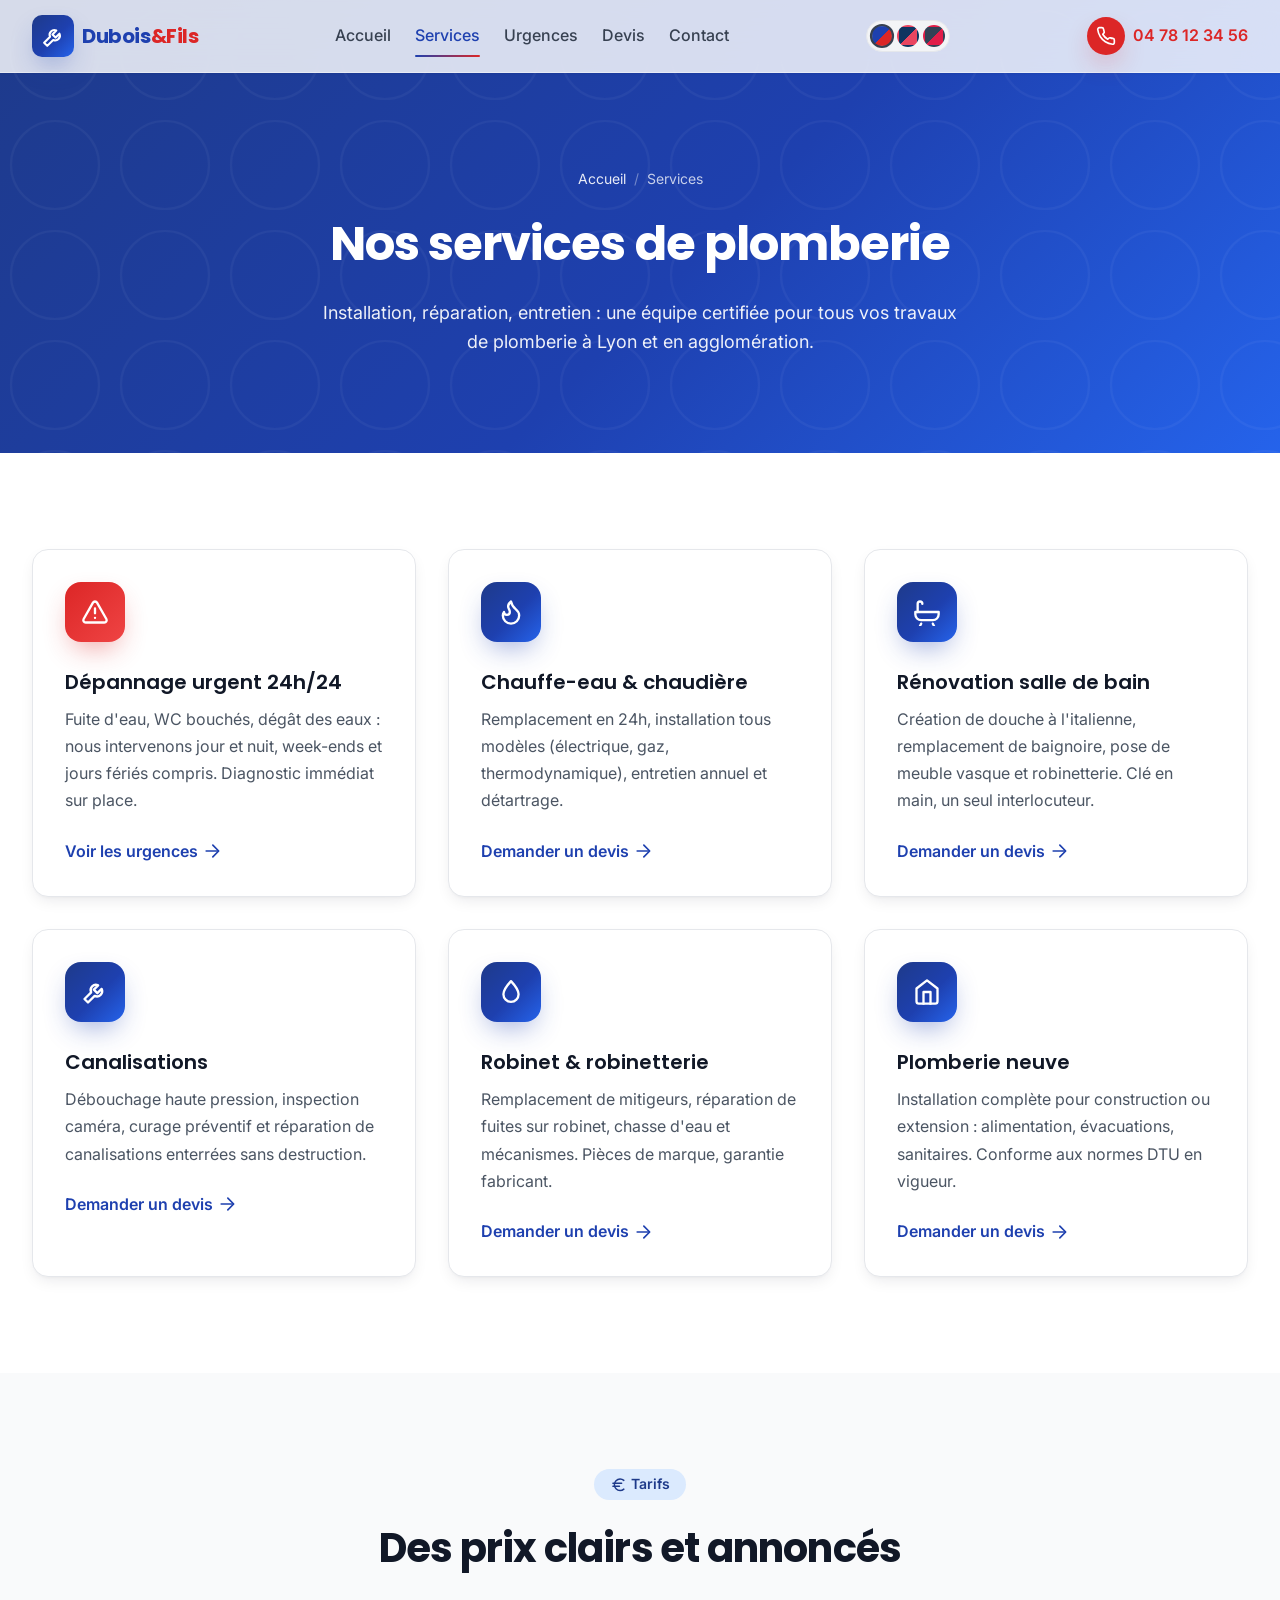
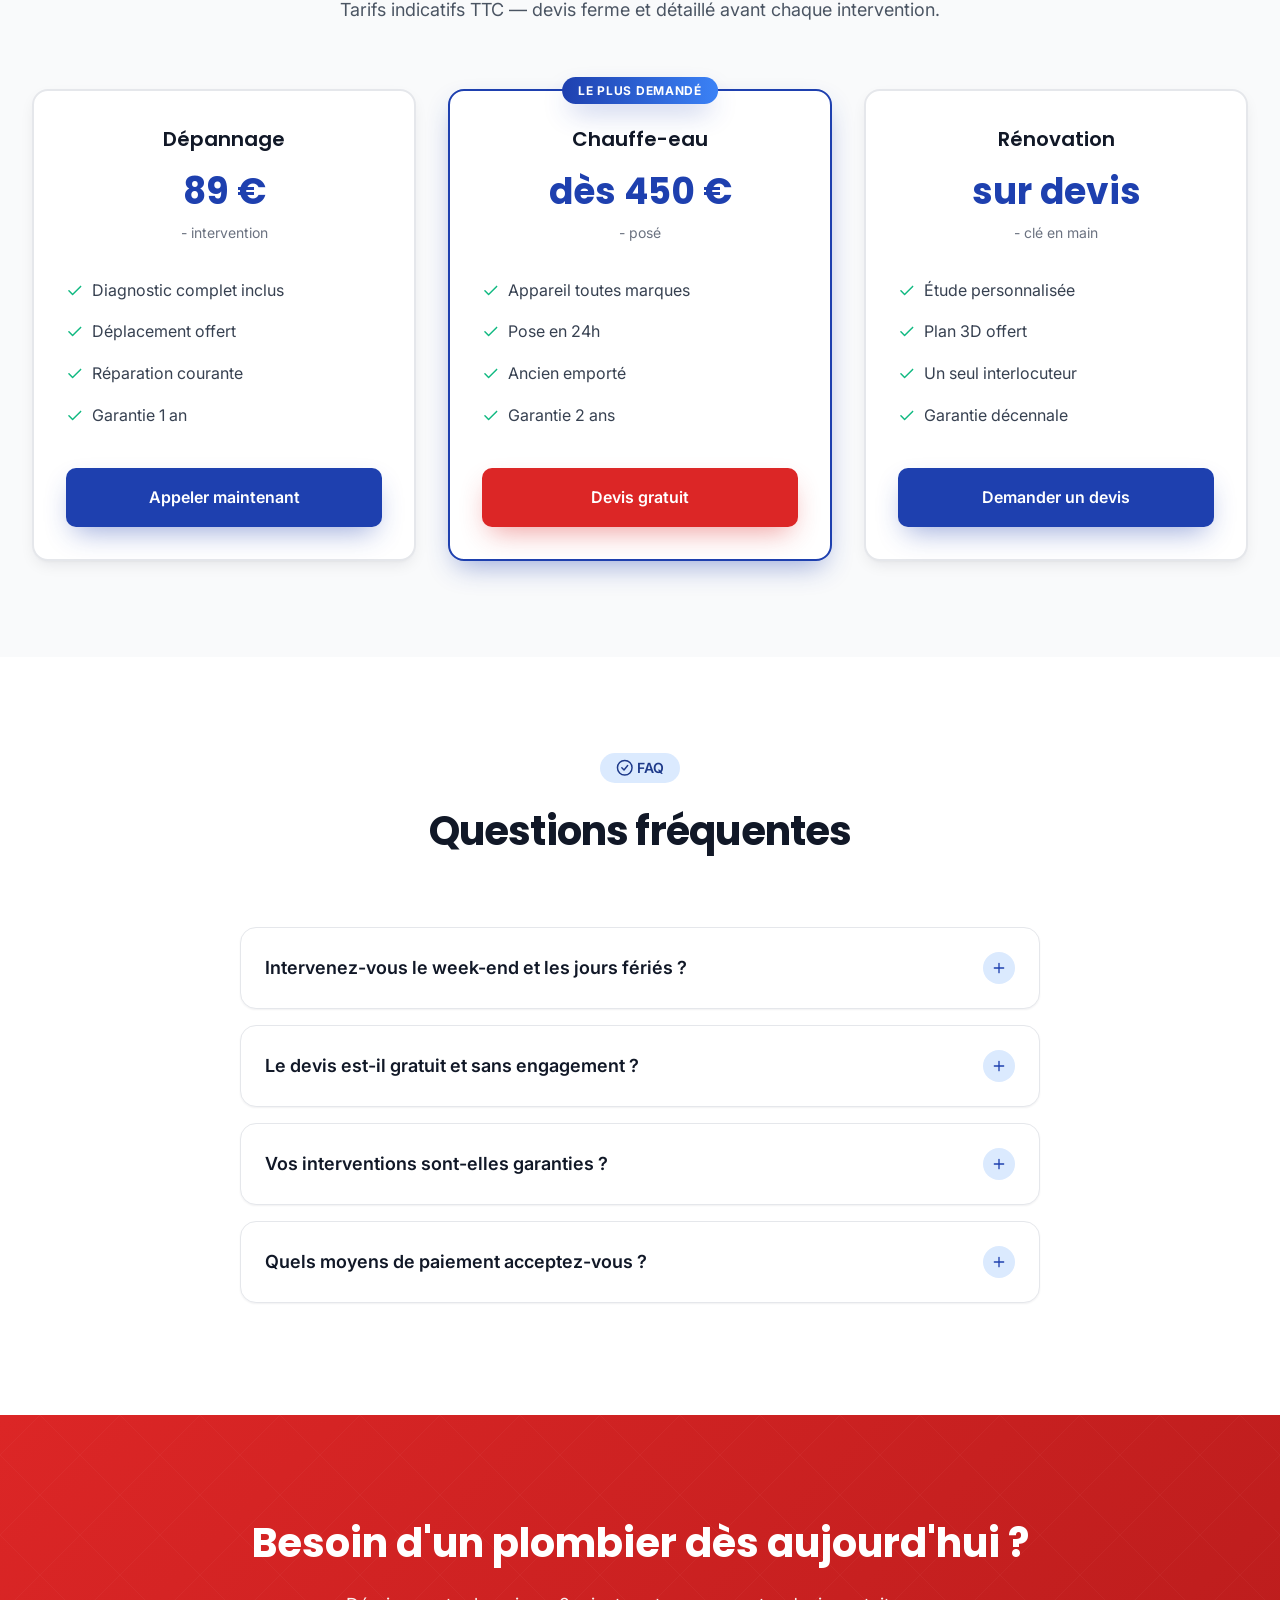
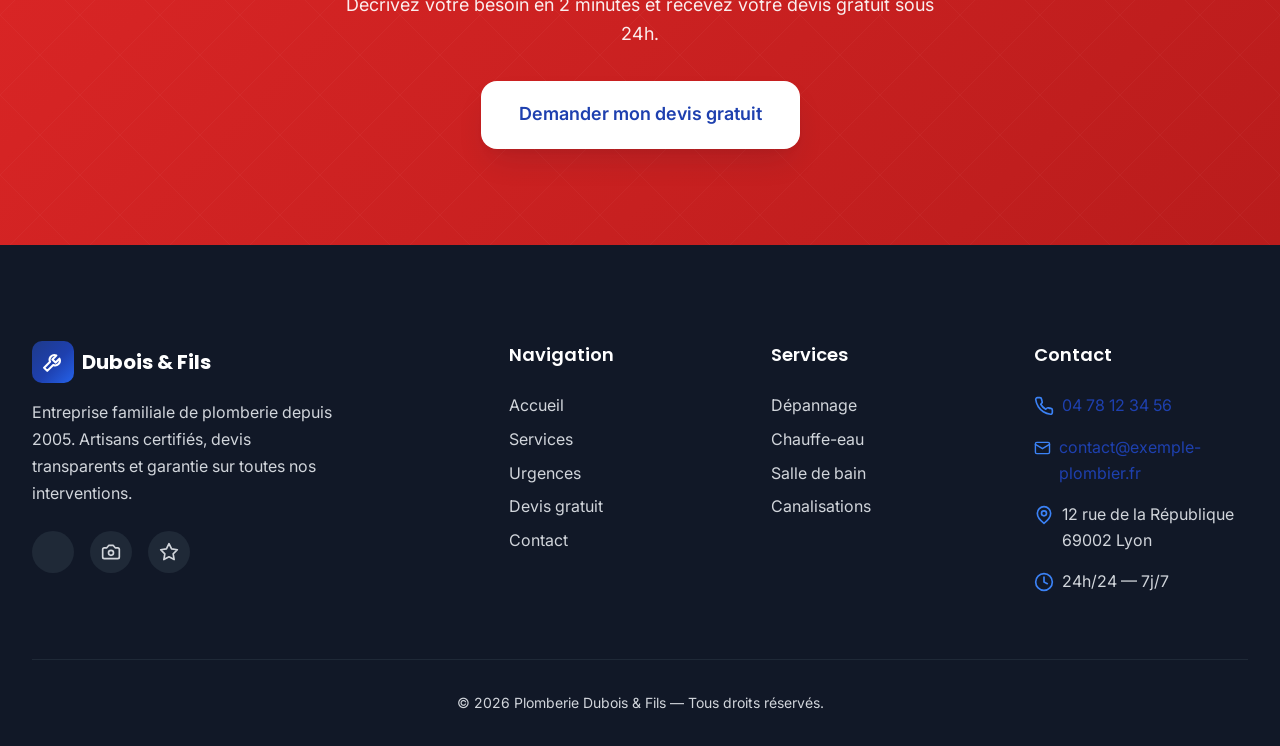
<file: services.html>
<!DOCTYPE html>
<html lang="fr" data-theme="ocean">
<head>
    <meta charset="UTF-8">
    <meta name="viewport" content="width=device-width, initial-scale=1.0">

    <!-- SEO LOCAL — À PERSONNALISER -->
    <title>Nos services de plomberie à Lyon | Plomberie Dubois & Fils</title>
    <meta name="description" content="Dépannage, chauffe-eau, salle de bain, canalisations, robinetterie : découvrez tous nos services de plomberie à Lyon. Devis gratuit sous 24h.">
    <meta name="robots" content="index, follow">
    <link rel="canonical" href="https://www.exemple-plombier.fr/services.html">
    <meta name="geo.region" content="FR-69">
    <meta name="geo.placename" content="Lyon">

    <meta property="og:type" content="website">
    <meta property="og:title" content="Nos services de plomberie à Lyon">
    <meta property="og:description" content="Dépannage, chauffe-eau, salle de bain, canalisations : une expertise complète. Devis gratuit.">
    <meta property="og:url" content="https://www.exemple-plombier.fr/services.html">

    <link rel="icon" type="image/svg+xml" href="assets/favicon.svg">

    <link rel="preconnect" href="https://fonts.googleapis.com">
    <link rel="preconnect" href="https://fonts.gstatic.com" crossorigin>
    <link href="https://fonts.googleapis.com/css2?family=Inter:wght@400;500;600;700&family=Poppins:wght@600;700;800&display=swap" rel="stylesheet">

    <link rel="stylesheet" href="css/style.css">

    <!-- Données structurées : fil d'Ariane + FAQ (rich snippets Google) -->
    <script type="application/ld+json">
    {
      "@context": "https://schema.org",
      "@type": "BreadcrumbList",
      "itemListElement": [
        {"@type": "ListItem", "position": 1, "name": "Accueil", "item": "https://www.exemple-plombier.fr/index.html"},
        {"@type": "ListItem", "position": 2, "name": "Services"}
      ]
    }
    </script>
    <script type="application/ld+json">
    {
      "@context": "https://schema.org",
      "@type": "FAQPage",
      "mainEntity": [
        {
          "@type": "Question",
          "name": "Intervenez-vous le week-end et les jours fériés ?",
          "acceptedAnswer": {"@type": "Answer", "text": "Oui, nous assurons une permanence 24h/24, 7j/7, week-ends et jours fériés inclus. Les tarifs weekend sont annoncés avant tout déplacement."}
        },
        {
          "@type": "Question",
          "name": "Le devis est-il gratuit et sans engagement ?",
          "acceptedAnswer": {"@type": "Answer", "text": "Absolument. Le devis est gratuit, détaillé et sans engagement. Vous recevez une réponse sous 24h ouvrées après votre demande."}
        },
        {
          "@type": "Question",
          "name": "Vos interventions sont-elles garanties ?",
          "acceptedAnswer": {"@type": "Answer", "text": "Toutes nos réparations sont garanties 1 an pièces et main-d'œuvre, et nos installations bénéficient de la garantie décennale."}
        },
        {
          "@type": "Question",
          "name": "Quels moyens de paiement acceptez-vous ?",
          "acceptedAnswer": {"@type": "Answer", "text": "CB, espèces, virement et chèque. Paiement en plusieurs fois possible pour les travaux supérieurs à 1 500 €."}
        }
      ]
    }
    </script>
</head>
<body>

    <div class="scroll-progress" aria-hidden="true"><div class="scroll-progress-bar"></div></div>

    <!-- Sprite d'icônes (identique sur toutes les pages) -->
    <svg class="svg-sprite" xmlns="http://www.w3.org/2000/svg" aria-hidden="true">
        <symbol id="i-wrench" viewBox="0 0 24 24"><path d="M14.7 6.3a4.5 4.5 0 0 0-6 6L3 18l3 3 5.7-5.7a4.5 4.5 0 0 0 6-6L14 13l-3-3 3.7-3.7z"/></symbol>
        <symbol id="i-phone" viewBox="0 0 24 24"><path d="M22 16.92v3a2 2 0 0 1-2.18 2 19.79 19.79 0 0 1-8.63-3.07 19.5 19.5 0 0 1-6-6A19.79 19.79 0 0 1 2.08 4.18 2 2 0 0 1 4.06 2h3a2 2 0 0 1 2 1.72c.13.96.36 1.9.7 2.81a2 2 0 0 1-.45 2.11L8.09 9.91a16 16 0 0 0 6 6l1.27-1.22a2 2 0 0 1 2.11-.45c.91.34 1.85.57 2.81.7A2 2 0 0 1 22 16.92z"/></symbol>
        <symbol id="i-bolt" viewBox="0 0 24 24"><path d="M13 2 3 14h9l-1 8 10-12h-9l1-8z"/></symbol>
        <symbol id="i-clock" viewBox="0 0 24 24"><circle cx="12" cy="12" r="10"/><path d="M12 6v6l4 2"/></symbol>
        <symbol id="i-shield" viewBox="0 0 24 24"><path d="M12 22s8-4 8-10V5l-8-3-8 3v7c0 6 8 10 8 10z"/><path d="m9 12 2 2 4-4"/></symbol>
        <symbol id="i-check" viewBox="0 0 24 24"><path d="M20 6 9 17l-5-5"/></symbol>
        <symbol id="i-check-circle" viewBox="0 0 24 24"><circle cx="12" cy="12" r="10"/><path d="m8 12 3 3 5-6"/></symbol>
        <symbol id="i-arrow-right" viewBox="0 0 24 24"><path d="M5 12h14"/><path d="m13 5 7 7-7 7"/></symbol>
        <symbol id="i-chevron-left" viewBox="0 0 24 24"><path d="m15 18-6-6 6-6"/></symbol>
        <symbol id="i-chevron-right" viewBox="0 0 24 24"><path d="m9 18 6-6-6-6"/></symbol>
        <symbol id="i-chevron-down" viewBox="0 0 24 24"><path d="m6 9 6 6 6-6"/></symbol>
        <symbol id="i-plus" viewBox="0 0 24 24"><path d="M12 5v14M5 12h14"/></symbol>
        <symbol id="i-pin" viewBox="0 0 24 24"><path d="M20 10c0 6-8 12-8 12S4 16 4 10a8 8 0 0 1 16 0z"/><circle cx="12" cy="10" r="3"/></symbol>
        <symbol id="i-mail" viewBox="0 0 24 24"><rect x="2" y="4" width="20" height="16" rx="2"/><path d="m22 7-10 6L2 7"/></symbol>
        <symbol id="i-star" viewBox="0 0 24 24"><path d="m12 2 3.09 6.26L22 9.27l-5 4.87 1.18 6.88L12 17.77l-6.18 3.25L7 14.14 2 9.27l6.91-1.01L12 2z"/></symbol>
        <symbol id="i-award" viewBox="0 0 24 24"><circle cx="12" cy="8" r="6"/><path d="M15.5 13 17 22l-5-3-5 3 1.5-9"/></symbol>
        <symbol id="i-euro" viewBox="0 0 24 24"><path d="M4 10h12"/><path d="M4 14h9"/><path d="M19 6a7.7 7.7 0 0 0-5.2-2A7.9 7.9 0 0 0 6 12a7.9 7.9 0 0 0 7.8 8 7.7 7.7 0 0 0 5.2-2"/></symbol>
        <symbol id="i-calendar" viewBox="0 0 24 24"><rect x="3" y="4" width="18" height="18" rx="2"/><path d="M16 2v4M8 2v4M3 10h18"/></symbol>
        <symbol id="i-drop" viewBox="0 0 24 24"><path d="M12 2.7s6.5 7 6.5 11.3a6.5 6.5 0 0 1-13 0C5.5 9.7 12 2.7 12 2.7z"/></symbol>
        <symbol id="i-fire" viewBox="0 0 24 24"><path d="M8.5 14.5A2.5 2.5 0 0 0 11 12c0-1.38-.5-2-1-3-1.072-2.143-.224-4.054 2-6 .5 2.5 2 4.9 4 6.5 2 1.6 3 3.5 3 5.5a7 7 0 1 1-14 0c0-1.153.433-2.294 1-3a2.5 2.5 0 0 0 2.5 2.5z"/></symbol>
        <symbol id="i-bath" viewBox="0 0 24 24"><path d="M2 12h20v2a5 5 0 0 1-5 5H7a5 5 0 0 1-5-5v-2z"/><path d="M4 12V5a2 2 0 0 1 4 0"/><path d="M7 22l-1 2M17 22l1 2"/></symbol>
        <symbol id="i-home" viewBox="0 0 24 24"><path d="m3 9 9-7 9 7v11a2 2 0 0 1-2 2H5a2 2 0 0 1-2-2z"/><path d="M9 22V12h6v10"/></symbol>
        <symbol id="i-grid" viewBox="0 0 24 24"><rect x="3" y="3" width="7" height="7" rx="1"/><rect x="14" y="3" width="7" height="7" rx="1"/><rect x="14" y="14" width="7" height="7" rx="1"/><rect x="3" y="14" width="7" height="7" rx="1"/></symbol>
        <symbol id="i-alert" viewBox="0 0 24 24"><path d="m21.73 18-8-14a2 2 0 0 0-3.46 0l-8 14A2 2 0 0 0 4 21h16a2 2 0 0 0 1.73-3z"/><path d="M12 9v4M12 17h.01"/></symbol>
        <symbol id="i-camera" viewBox="0 0 24 24"><path d="M14.5 4h-5L7 7H4a2 2 0 0 0-2 2v9a2 2 0 0 0 2 2h16a2 2 0 0 0 2-2V9a2 2 0 0 0-2-2h-3l-2.5-3z"/><circle cx="12" cy="13" r="3"/></symbol>
        <symbol id="i-x" viewBox="0 0 24 24"><path d="M18 6 6 18M6 6l12 12"/></symbol>
    </svg>

    <!-- HEADER -->
    <header class="header">
        <div class="header-container">
            <a href="index.html" class="logo" aria-label="Plomberie Dubois & Fils — Accueil">
                <span class="logo-icon"><svg class="icon"><use href="#i-wrench"/></svg></span>
                <span class="logo-text">Dubois<span class="logo-accent">&Fils</span></span>
            </a>
            <nav class="nav-menu" aria-label="Navigation principale">
                <a href="index.html" class="nav-link">Accueil</a>
                <a href="services.html" class="nav-link active">Services</a>
                <a href="urgences.html" class="nav-link">Urgences</a>
                <a href="devis.html" class="nav-link">Devis</a>
                <a href="contact.html" class="nav-link">Contact</a>
            </nav>

            <div class="theme-switcher" role="group" aria-label="Choisir le thème de couleurs">
                <button type="button" class="theme-dot active" data-theme-option="ocean" aria-label="Thème Océan" title="Thème Océan"></button>
                <button type="button" class="theme-dot" data-theme-option="navy" aria-label="Thème Navy" title="Thème Navy"></button>
                <button type="button" class="theme-dot" data-theme-option="crimson" aria-label="Thème Crimson" title="Thème Crimson"></button>
            </div>

            <a href="tel:+33478123456" class="nav-phone">
                <span class="nav-phone-icon"><svg class="icon"><use href="#i-phone"/></svg></span>
                <span>04 78 12 34 56</span>
            </a>
            <button class="mobile-menu-btn" aria-label="Ouvrir le menu" aria-expanded="false">
                <span></span><span></span><span></span>
            </button>
        </div>
    </header>

    <nav class="mobile-menu" aria-label="Navigation mobile">
        <a href="index.html" class="nav-link">Accueil</a>
        <a href="services.html" class="nav-link active">Services</a>
        <a href="urgences.html" class="nav-link">Urgences</a>
        <a href="devis.html" class="nav-link">Devis</a>
        <a href="contact.html" class="nav-link">Contact</a>
        <a href="tel:+33478123456" class="btn btn-secondary">
            <svg class="icon"><use href="#i-phone"/></svg> 04 78 12 34 56
        </a>
    </nav>

    <main>

        <!-- EN-TÊTE -->
        <section class="page-header">
            <div class="container page-header-content">
                <nav class="breadcrumb" aria-label="Fil d'Ariane">
                    <a href="index.html">Accueil</a>
                    <span class="separator">/</span>
                    <span aria-current="page">Services</span>
                </nav>
                <h1 class="page-title">Nos services de plomberie</h1>
                <p class="page-subtitle">
                    Installation, réparation, entretien : une équipe certifiée pour tous vos travaux
                    de plomberie à Lyon et en agglomération.
                </p>
            </div>
        </section>

        <!-- ============================================================
             GRILLE DES SERVICES
             Dupliquez une carte pour ajouter un service.
             ============================================================ -->
        <section class="section">
            <div class="container">
                <div class="services-grid">

                    <article class="service-card" data-animate>
                        <div class="service-icon urgent"><svg class="icon"><use href="#i-alert"/></svg></div>
                        <h2 class="service-title">Dépannage urgent 24h/24</h2>
                        <p class="service-description">
                            Fuite d'eau, WC bouchés, dégât des eaux : nous intervenons jour et nuit,
                            week-ends et jours fériés compris. Diagnostic immédiat sur place.
                        </p>
                        <a href="urgences.html" class="service-link">Voir les urgences <svg class="icon"><use href="#i-arrow-right"/></svg></a>
                    </article>

                    <article class="service-card" data-animate>
                        <div class="service-icon"><svg class="icon"><use href="#i-fire"/></svg></div>
                        <h2 class="service-title">Chauffe-eau & chaudière</h2>
                        <p class="service-description">
                            Remplacement en 24h, installation tous modèles (électrique, gaz,
                            thermodynamique), entretien annuel et détartrage.
                        </p>
                        <a href="devis.html" class="service-link">Demander un devis <svg class="icon"><use href="#i-arrow-right"/></svg></a>
                    </article>

                    <article class="service-card" data-animate>
                        <div class="service-icon"><svg class="icon"><use href="#i-bath"/></svg></div>
                        <h2 class="service-title">Rénovation salle de bain</h2>
                        <p class="service-description">
                            Création de douche à l'italienne, remplacement de baignoire, pose de
                            meuble vasque et robinetterie. Clé en main, un seul interlocuteur.
                        </p>
                        <a href="devis.html" class="service-link">Demander un devis <svg class="icon"><use href="#i-arrow-right"/></svg></a>
                    </article>

                    <article class="service-card" data-animate>
                        <div class="service-icon"><svg class="icon"><use href="#i-wrench"/></svg></div>
                        <h2 class="service-title">Canalisations</h2>
                        <p class="service-description">
                            Débouchage haute pression, inspection caméra, curage préventif et
                            réparation de canalisations enterrées sans destruction.
                        </p>
                        <a href="devis.html" class="service-link">Demander un devis <svg class="icon"><use href="#i-arrow-right"/></svg></a>
                    </article>

                    <article class="service-card" data-animate>
                        <div class="service-icon"><svg class="icon"><use href="#i-drop"/></svg></div>
                        <h2 class="service-title">Robinet & robinetterie</h2>
                        <p class="service-description">
                            Remplacement de mitigeurs, réparation de fuites sur robinet, chasse d'eau
                            et mécanismes. Pièces de marque, garantie fabricant.
                        </p>
                        <a href="devis.html" class="service-link">Demander un devis <svg class="icon"><use href="#i-arrow-right"/></svg></a>
                    </article>

                    <article class="service-card" data-animate>
                        <div class="service-icon"><svg class="icon"><use href="#i-home"/></svg></div>
                        <h2 class="service-title">Plomberie neuve</h2>
                        <p class="service-description">
                            Installation complète pour construction ou extension : alimentation,
                            évacuations, sanitaires. Conforme aux normes DTU en vigueur.
                        </p>
                        <a href="devis.html" class="service-link">Demander un devis <svg class="icon"><use href="#i-arrow-right"/></svg></a>
                    </article>

                </div>
            </div>
        </section>

        <!-- ============================================================
             TARIFS INDICATIFS
             À PERSONNALISER : montants selon votre grille tarifaire.
             ============================================================ -->
        <section class="section section-gray">
            <div class="container">
                <div class="section-header">
                    <span class="section-badge"><svg class="icon"><use href="#i-euro"/></svg> Tarifs</span>
                    <h2 class="section-title">Des prix clairs et annoncés</h2>
                    <p class="section-subtitle">
                        Tarifs indicatifs TTC — devis ferme et détaillé avant chaque intervention.
                    </p>
                </div>

                <div class="pricing-grid">
                    <article class="pricing-card" data-animate>
                        <h3 class="pricing-name">Dépannage</h3>
                        <div class="pricing-price">
                            <span class="pricing-amount">89&nbsp;€</span>
                            <span class="pricing-period">- intervention</span>
                        </div>
                        <ul class="pricing-features">
                            <li><svg class="icon"><use href="#i-check"/></svg> Diagnostic complet inclus</li>
                            <li><svg class="icon"><use href="#i-check"/></svg> Déplacement offert</li>
                            <li><svg class="icon"><use href="#i-check"/></svg> Réparation courante</li>
                            <li><svg class="icon"><use href="#i-check"/></svg> Garantie 1 an</li>
                        </ul>
                        <a href="tel:+33478123456" class="btn btn-primary" style="width: 100%;">Appeler maintenant</a>
                    </article>

                    <article class="pricing-card featured" data-animate>
                        <span class="pricing-badge">Le plus demandé</span>
                        <h3 class="pricing-name">Chauffe-eau</h3>
                        <div class="pricing-price">
                            <span class="pricing-amount">dès 450&nbsp;€</span>
                            <span class="pricing-period">- posé</span>
                        </div>
                        <ul class="pricing-features">
                            <li><svg class="icon"><use href="#i-check"/></svg> Appareil toutes marques</li>
                            <li><svg class="icon"><use href="#i-check"/></svg> Pose en 24h</li>
                            <li><svg class="icon"><use href="#i-check"/></svg> Ancien emporté</li>
                            <li><svg class="icon"><use href="#i-check"/></svg> Garantie 2 ans</li>
                        </ul>
                        <a href="devis.html" class="btn btn-secondary" style="width: 100%;">Devis gratuit</a>
                    </article>

                    <article class="pricing-card" data-animate>
                        <h3 class="pricing-name">Rénovation</h3>
                        <div class="pricing-price">
                            <span class="pricing-amount">sur devis</span>
                            <span class="pricing-period">- clé en main</span>
                        </div>
                        <ul class="pricing-features">
                            <li><svg class="icon"><use href="#i-check"/></svg> Étude personnalisée</li>
                            <li><svg class="icon"><use href="#i-check"/></svg> Plan 3D offert</li>
                            <li><svg class="icon"><use href="#i-check"/></svg> Un seul interlocuteur</li>
                            <li><svg class="icon"><use href="#i-check"/></svg> Garantie décennale</li>
                        </ul>
                        <a href="devis.html" class="btn btn-primary" style="width: 100%;">Demander un devis</a>
                    </article>
                </div>
            </div>
        </section>

        <!-- ============================================================
             FAQ (accordéon — synchronisé avec le JSON-LD FAQPage)
             ============================================================ -->
        <section class="section">
            <div class="container">
                <div class="section-header">
                    <span class="section-badge"><svg class="icon"><use href="#i-check-circle"/></svg> FAQ</span>
                    <h2 class="section-title">Questions fréquentes</h2>
                </div>

                <div class="faq-container">
                    <div class="faq-item" data-animate>
                        <button class="faq-question" aria-expanded="false">
                            Intervenez-vous le week-end et les jours fériés ?
                            <span class="faq-icon"><svg class="icon"><use href="#i-plus"/></svg></span>
                        </button>
                        <div class="faq-answer">
                            <p class="faq-answer-content">
                                Oui, nous assurons une permanence 24h/24, 7j/7, week-ends et jours fériés
                                inclus. Les tarifs weekend sont annoncés avant tout déplacement.
                            </p>
                        </div>
                    </div>

                    <div class="faq-item" data-animate>
                        <button class="faq-question" aria-expanded="false">
                            Le devis est-il gratuit et sans engagement ?
                            <span class="faq-icon"><svg class="icon"><use href="#i-plus"/></svg></span>
                        </button>
                        <div class="faq-answer">
                            <p class="faq-answer-content">
                                Absolument. Le devis est gratuit, détaillé et sans engagement. Vous
                                recevez une réponse sous 24h ouvrées après votre demande.
                            </p>
                        </div>
                    </div>

                    <div class="faq-item" data-animate>
                        <button class="faq-question" aria-expanded="false">
                            Vos interventions sont-elles garanties ?
                            <span class="faq-icon"><svg class="icon"><use href="#i-plus"/></svg></span>
                        </button>
                        <div class="faq-answer">
                            <p class="faq-answer-content">
                                Toutes nos réparations sont garanties 1 an pièces et main-d'œuvre, et
                                nos installations bénéficient de la garantie décennale.
                            </p>
                        </div>
                    </div>

                    <div class="faq-item" data-animate>
                        <button class="faq-question" aria-expanded="false">
                            Quels moyens de paiement acceptez-vous ?
                            <span class="faq-icon"><svg class="icon"><use href="#i-plus"/></svg></span>
                        </button>
                        <div class="faq-answer">
                            <p class="faq-answer-content">
                                CB, espèces, virement et chèque. Paiement en plusieurs fois possible
                                pour les travaux supérieurs à 1 500 €.
                            </p>
                        </div>
                    </div>
                </div>
            </div>
        </section>

        <!-- CTA FINAL -->
        <section class="urgency-section">
            <div class="container urgency-container">
                <h2 class="urgency-title">Besoin d'un plombier dès aujourd'hui ?</h2>
                <p class="urgency-subtitle">
                    Décrivez votre besoin en 2 minutes et recevez votre devis gratuit sous 24h.
                </p>
                <a href="devis.html" class="btn btn-white btn-lg">Demander mon devis gratuit</a>
            </div>
        </section>

    </main>

    <!-- Barre d'appel mobile -->
    <div class="mobile-call-bar">
        <a href="tel:+33478123456" class="btn btn-secondary">
            <svg class="icon"><use href="#i-phone"/></svg> Appeler
        </a>
        <a href="devis.html" class="btn btn-primary">
            <svg class="icon"><use href="#i-mail"/></svg> Devis gratuit
        </a>
    </div>

    <!-- FOOTER -->
    <footer class="footer">
        <div class="container">
            <div class="footer-grid">
                <div class="footer-brand">
                    <a href="index.html" class="footer-logo">
                        <span class="logo-icon"><svg class="icon"><use href="#i-wrench"/></svg></span>
                        Dubois & Fils
                    </a>
                    <p class="footer-description">
                        Entreprise familiale de plomberie depuis 2005. Artisans certifiés,
                        devis transparents et garantie sur toutes nos interventions.
                    </p>
                    <div class="footer-social">
                        <a href="#" aria-label="Facebook"><svg class="icon"><use href="#i-thumb"/></svg></a>
                        <a href="#" aria-label="Instagram"><svg class="icon"><use href="#i-camera"/></svg></a>
                        <a href="#" aria-label="Google Business"><svg class="icon"><use href="#i-star"/></svg></a>
                    </div>
                </div>
                <div>
                    <h3 class="footer-title">Navigation</h3>
                    <ul class="footer-links">
                        <li><a href="index.html">Accueil</a></li>
                        <li><a href="services.html">Services</a></li>
                        <li><a href="urgences.html">Urgences</a></li>
                        <li><a href="devis.html">Devis gratuit</a></li>
                        <li><a href="contact.html">Contact</a></li>
                    </ul>
                </div>
                <div>
                    <h3 class="footer-title">Services</h3>
                    <ul class="footer-links">
                        <li><a href="services.html">Dépannage</a></li>
                        <li><a href="services.html">Chauffe-eau</a></li>
                        <li><a href="services.html">Salle de bain</a></li>
                        <li><a href="services.html">Canalisations</a></li>
                    </ul>
                </div>
                <div>
                    <h3 class="footer-title">Contact</h3>
                    <ul class="footer-contact">
                        <li>
                            <span class="footer-contact-icon"><svg class="icon"><use href="#i-phone"/></svg></span>
                            <a href="tel:+33478123456">04 78 12 34 56</a>
                        </li>
                        <li>
                            <span class="footer-contact-icon"><svg class="icon"><use href="#i-mail"/></svg></span>
                            <a href="mailto:contact@exemple-plombier.fr">contact@exemple-plombier.fr</a>
                        </li>
                        <li>
                            <span class="footer-contact-icon"><svg class="icon"><use href="#i-pin"/></svg></span>
                            <span>12 rue de la République<br>69002 Lyon</span>
                        </li>
                        <li>
                            <span class="footer-contact-icon"><svg class="icon"><use href="#i-clock"/></svg></span>
                            <span>24h/24 — 7j/7</span>
                        </li>
                    </ul>
                </div>
            </div>
            <div class="footer-bottom">
                <p>© <span data-current-year>2026</span> Plomberie Dubois & Fils — Tous droits réservés.</p>
            </div>
        </div>
    </footer>

    <script src="js/main.js"></script>
</body>
</html>
</file>
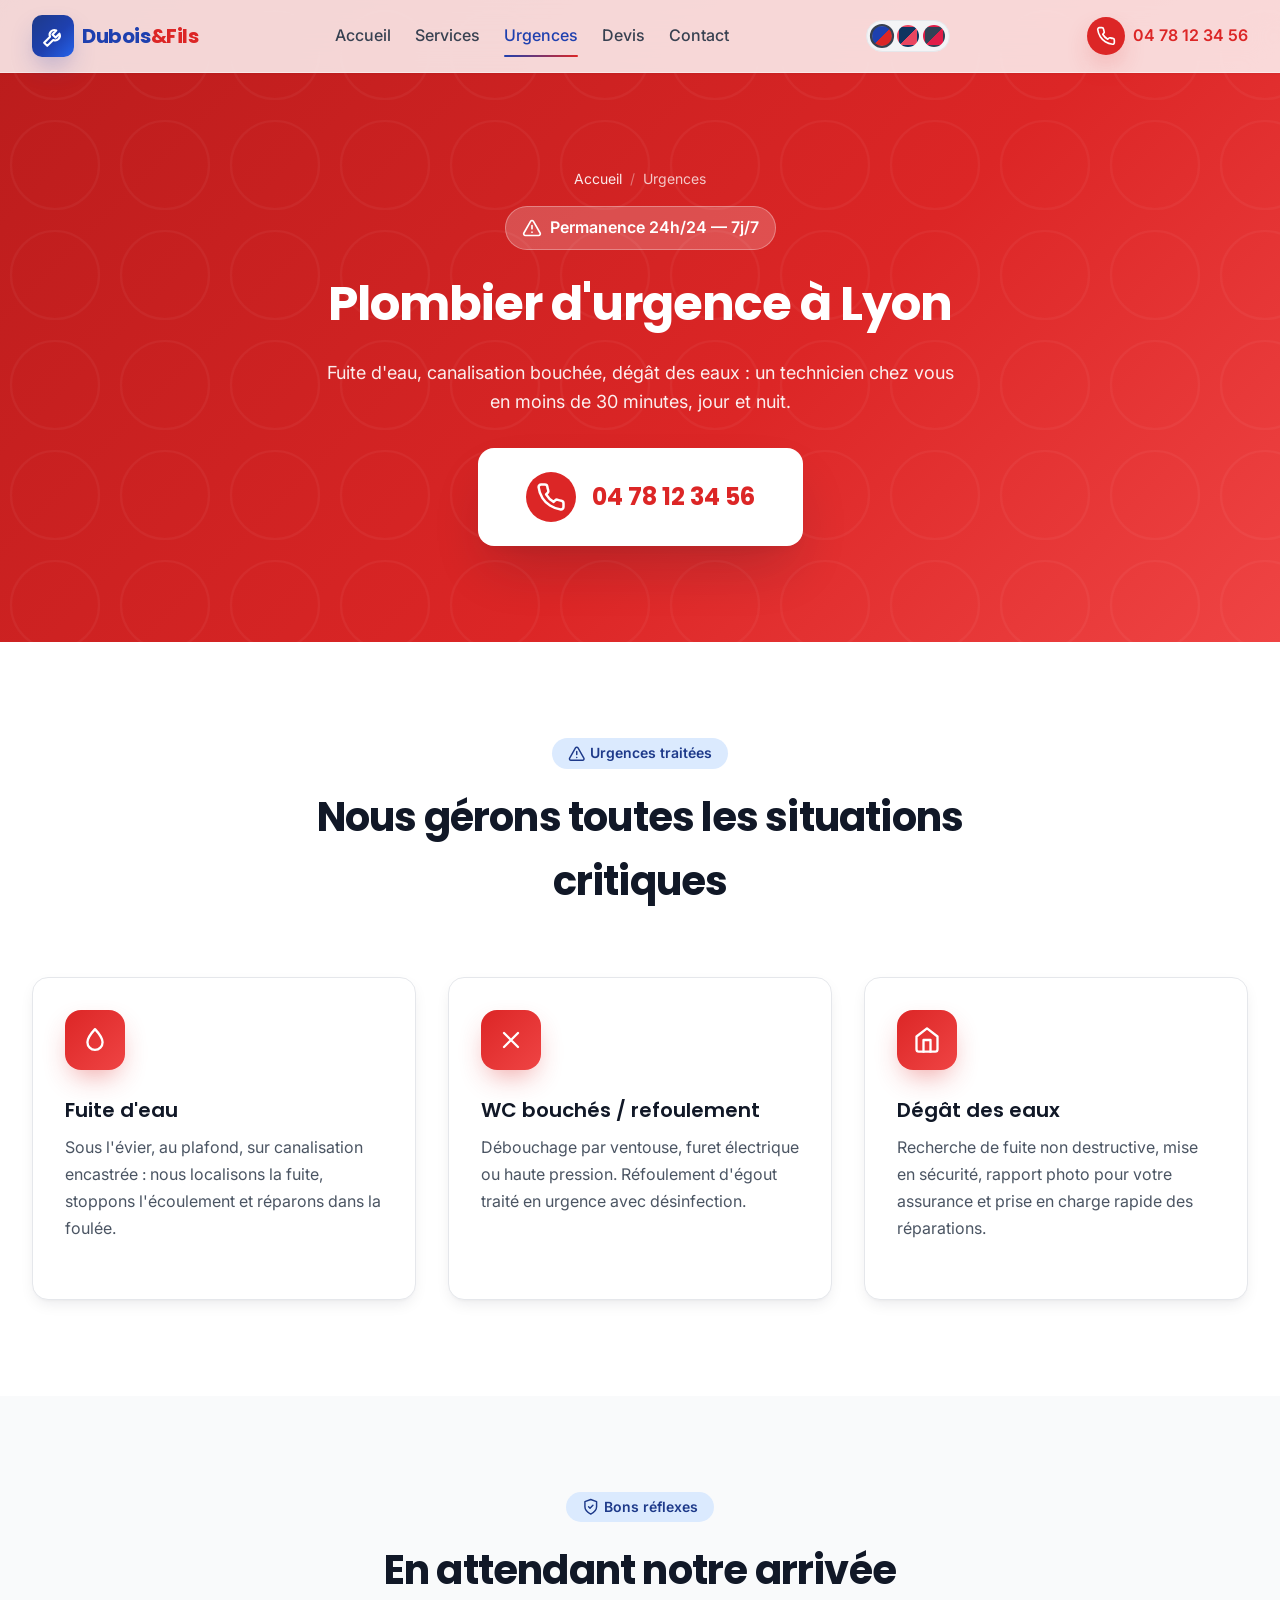
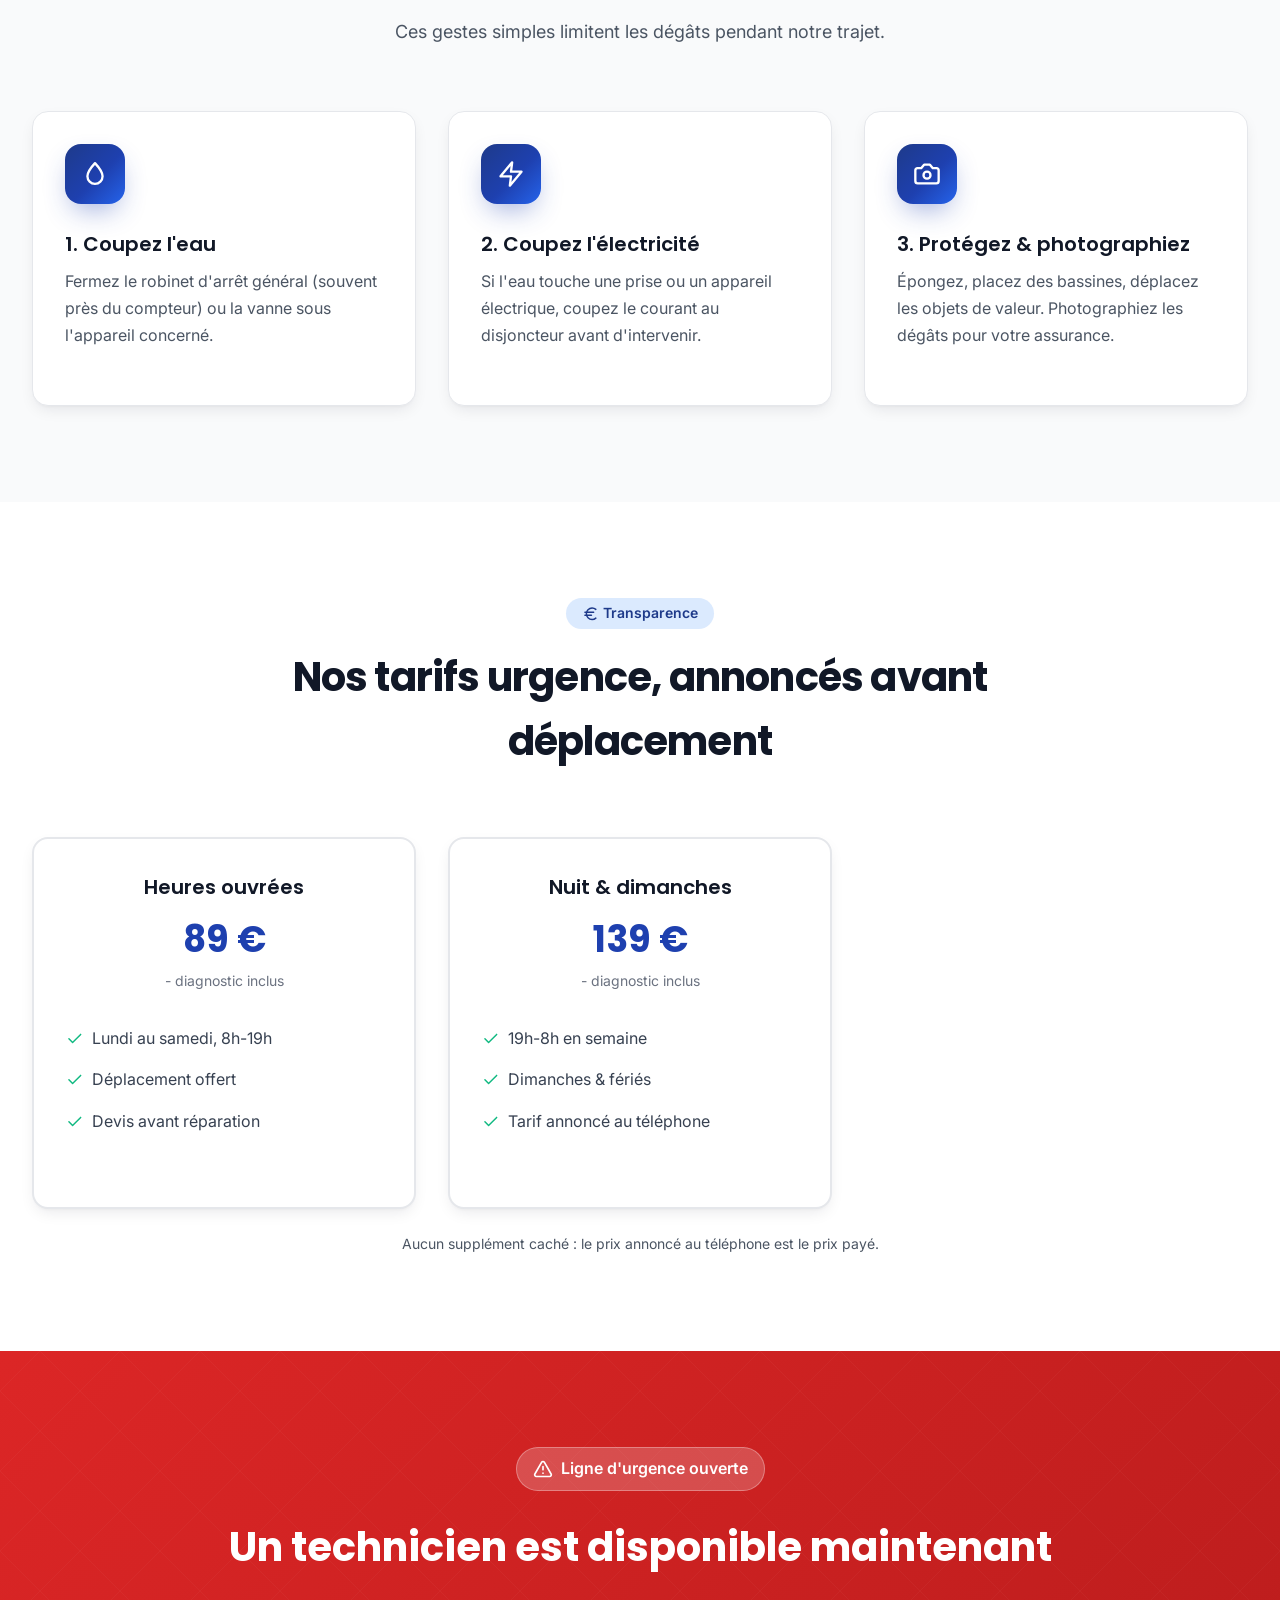
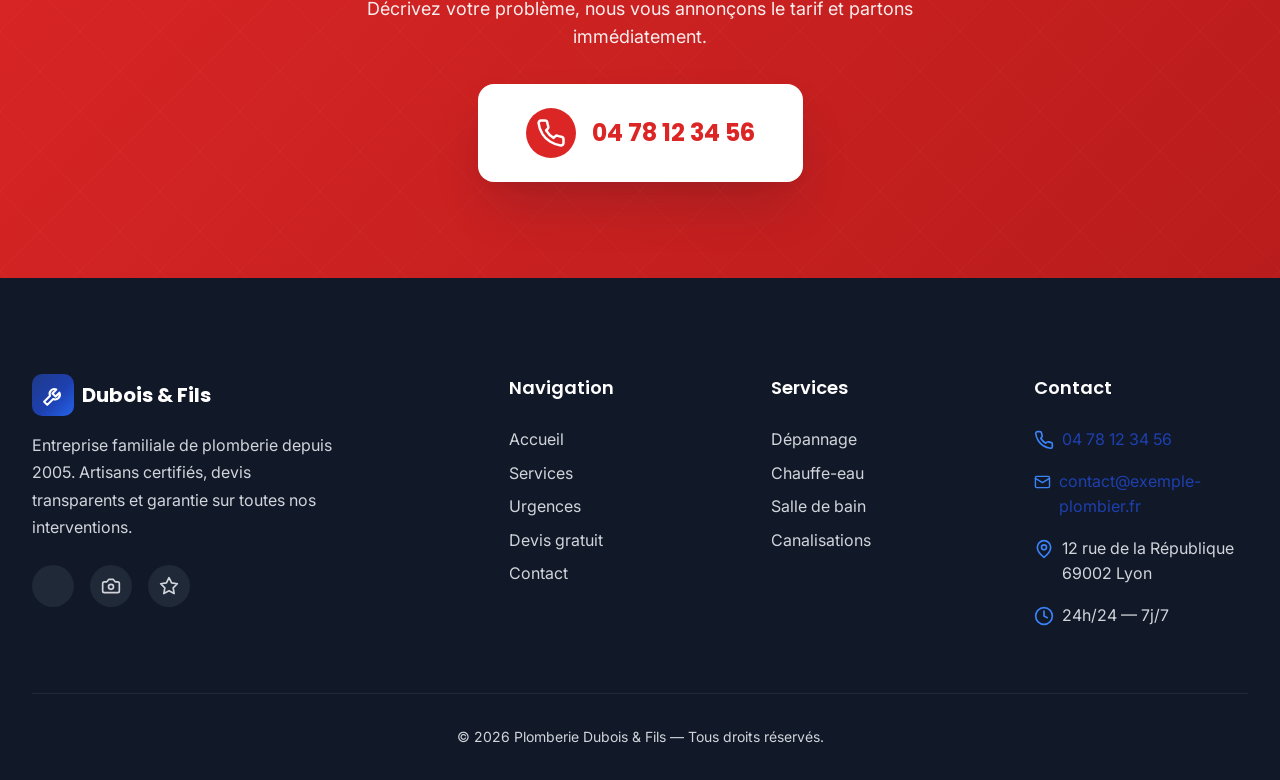
<file: urgences.html>
<!DOCTYPE html>
<html lang="fr" data-theme="ocean">
<head>
    <meta charset="UTF-8">
    <meta name="viewport" content="width=device-width, initial-scale=1.0">

    <!-- SEO LOCAL — À PERSONNALISER -->
    <title>Plombier urgent Lyon 24h/24 | Dépannage rapide — Dubois & Fils</title>
    <meta name="description" content="Plombier d'urgence à Lyon, 24h/24 et 7j/7. Fuite, WC bouchés, dégât des eaux : intervention en 30 minutes. ☎ 04 78 12 34 56">
    <meta name="robots" content="index, follow">
    <link rel="canonical" href="https://www.exemple-plombier.fr/urgences.html">
    <meta name="geo.region" content="FR-69">
    <meta name="geo.placename" content="Lyon">

    <meta property="og:type" content="website">
    <meta property="og:title" content="Plombier urgent Lyon 24h/24 — intervention en 30 min">
    <meta property="og:description" content="Fuite, WC bouchés, dégât des eaux ? Intervention en 30 minutes, jour et nuit.">
    <meta property="og:url" content="https://www.exemple-plombier.fr/urgences.html">

    <link rel="icon" type="image/svg+xml" href="assets/favicon.svg">

    <link rel="preconnect" href="https://fonts.googleapis.com">
    <link rel="preconnect" href="https://fonts.gstatic.com" crossorigin>
    <link href="https://fonts.googleapis.com/css2?family=Inter:wght@400;500;600;700&family=Poppins:wght@600;700;800&display=swap" rel="stylesheet">

    <link rel="stylesheet" href="css/style.css">

    <script type="application/ld+json">
    {
      "@context": "https://schema.org",
      "@type": "BreadcrumbList",
      "itemListElement": [
        {"@type": "ListItem", "position": 1, "name": "Accueil", "item": "https://www.exemple-plombier.fr/index.html"},
        {"@type": "ListItem", "position": 2, "name": "Urgences"}
      ]
    }
    </script>
</head>
<body>

    <div class="scroll-progress" aria-hidden="true"><div class="scroll-progress-bar"></div></div>

    <!-- Sprite d'icônes (identique sur toutes les pages) -->
    <svg class="svg-sprite" xmlns="http://www.w3.org/2000/svg" aria-hidden="true">
        <symbol id="i-wrench" viewBox="0 0 24 24"><path d="M14.7 6.3a4.5 4.5 0 0 0-6 6L3 18l3 3 5.7-5.7a4.5 4.5 0 0 0 6-6L14 13l-3-3 3.7-3.7z"/></symbol>
        <symbol id="i-phone" viewBox="0 0 24 24"><path d="M22 16.92v3a2 2 0 0 1-2.18 2 19.79 19.79 0 0 1-8.63-3.07 19.5 19.5 0 0 1-6-6A19.79 19.79 0 0 1 2.08 4.18 2 2 0 0 1 4.06 2h3a2 2 0 0 1 2 1.72c.13.96.36 1.9.7 2.81a2 2 0 0 1-.45 2.11L8.09 9.91a16 16 0 0 0 6 6l1.27-1.22a2 2 0 0 1 2.11-.45c.91.34 1.85.57 2.81.7A2 2 0 0 1 22 16.92z"/></symbol>
        <symbol id="i-bolt" viewBox="0 0 24 24"><path d="M13 2 3 14h9l-1 8 10-12h-9l1-8z"/></symbol>
        <symbol id="i-clock" viewBox="0 0 24 24"><circle cx="12" cy="12" r="10"/><path d="M12 6v6l4 2"/></symbol>
        <symbol id="i-shield" viewBox="0 0 24 24"><path d="M12 22s8-4 8-10V5l-8-3-8 3v7c0 6 8 10 8 10z"/><path d="m9 12 2 2 4-4"/></symbol>
        <symbol id="i-check" viewBox="0 0 24 24"><path d="M20 6 9 17l-5-5"/></symbol>
        <symbol id="i-check-circle" viewBox="0 0 24 24"><circle cx="12" cy="12" r="10"/><path d="m8 12 3 3 5-6"/></symbol>
        <symbol id="i-arrow-right" viewBox="0 0 24 24"><path d="M5 12h14"/><path d="m13 5 7 7-7 7"/></symbol>
        <symbol id="i-chevron-left" viewBox="0 0 24 24"><path d="m15 18-6-6 6-6"/></symbol>
        <symbol id="i-chevron-right" viewBox="0 0 24 24"><path d="m9 18 6-6-6-6"/></symbol>
        <symbol id="i-chevron-down" viewBox="0 0 24 24"><path d="m6 9 6 6 6-6"/></symbol>
        <symbol id="i-plus" viewBox="0 0 24 24"><path d="M12 5v14M5 12h14"/></symbol>
        <symbol id="i-pin" viewBox="0 0 24 24"><path d="M20 10c0 6-8 12-8 12S4 16 4 10a8 8 0 0 1 16 0z"/><circle cx="12" cy="10" r="3"/></symbol>
        <symbol id="i-mail" viewBox="0 0 24 24"><rect x="2" y="4" width="20" height="16" rx="2"/><path d="m22 7-10 6L2 7"/></symbol>
        <symbol id="i-star" viewBox="0 0 24 24"><path d="m12 2 3.09 6.26L22 9.27l-5 4.87 1.18 6.88L12 17.77l-6.18 3.25L7 14.14 2 9.27l6.91-1.01L12 2z"/></symbol>
        <symbol id="i-award" viewBox="0 0 24 24"><circle cx="12" cy="8" r="6"/><path d="M15.5 13 17 22l-5-3-5 3 1.5-9"/></symbol>
        <symbol id="i-euro" viewBox="0 0 24 24"><path d="M4 10h12"/><path d="M4 14h9"/><path d="M19 6a7.7 7.7 0 0 0-5.2-2A7.9 7.9 0 0 0 6 12a7.9 7.9 0 0 0 7.8 8 7.7 7.7 0 0 0 5.2-2"/></symbol>
        <symbol id="i-calendar" viewBox="0 0 24 24"><rect x="3" y="4" width="18" height="18" rx="2"/><path d="M16 2v4M8 2v4M3 10h18"/></symbol>
        <symbol id="i-drop" viewBox="0 0 24 24"><path d="M12 2.7s6.5 7 6.5 11.3a6.5 6.5 0 0 1-13 0C5.5 9.7 12 2.7 12 2.7z"/></symbol>
        <symbol id="i-fire" viewBox="0 0 24 24"><path d="M8.5 14.5A2.5 2.5 0 0 0 11 12c0-1.38-.5-2-1-3-1.072-2.143-.224-4.054 2-6 .5 2.5 2 4.9 4 6.5 2 1.6 3 3.5 3 5.5a7 7 0 1 1-14 0c0-1.153.433-2.294 1-3a2.5 2.5 0 0 0 2.5 2.5z"/></symbol>
        <symbol id="i-bath" viewBox="0 0 24 24"><path d="M2 12h20v2a5 5 0 0 1-5 5H7a5 5 0 0 1-5-5v-2z"/><path d="M4 12V5a2 2 0 0 1 4 0"/><path d="M7 22l-1 2M17 22l1 2"/></symbol>
        <symbol id="i-home" viewBox="0 0 24 24"><path d="m3 9 9-7 9 7v11a2 2 0 0 1-2 2H5a2 2 0 0 1-2-2z"/><path d="M9 22V12h6v10"/></symbol>
        <symbol id="i-grid" viewBox="0 0 24 24"><rect x="3" y="3" width="7" height="7" rx="1"/><rect x="14" y="3" width="7" height="7" rx="1"/><rect x="14" y="14" width="7" height="7" rx="1"/><rect x="3" y="14" width="7" height="7" rx="1"/></symbol>
        <symbol id="i-alert" viewBox="0 0 24 24"><path d="m21.73 18-8-14a2 2 0 0 0-3.46 0l-8 14A2 2 0 0 0 4 21h16a2 2 0 0 0 1.73-3z"/><path d="M12 9v4M12 17h.01"/></symbol>
        <symbol id="i-camera" viewBox="0 0 24 24"><path d="M14.5 4h-5L7 7H4a2 2 0 0 0-2 2v9a2 2 0 0 0 2 2h16a2 2 0 0 0 2-2V9a2 2 0 0 0-2-2h-3l-2.5-3z"/><circle cx="12" cy="13" r="3"/></symbol>
        <symbol id="i-x" viewBox="0 0 24 24"><path d="M18 6 6 18M6 6l12 12"/></symbol>
    </svg>

    <!-- HEADER -->
    <header class="header">
        <div class="header-container">
            <a href="index.html" class="logo" aria-label="Plomberie Dubois & Fils — Accueil">
                <span class="logo-icon"><svg class="icon"><use href="#i-wrench"/></svg></span>
                <span class="logo-text">Dubois<span class="logo-accent">&Fils</span></span>
            </a>
            <nav class="nav-menu" aria-label="Navigation principale">
                <a href="index.html" class="nav-link">Accueil</a>
                <a href="services.html" class="nav-link">Services</a>
                <a href="urgences.html" class="nav-link active">Urgences</a>
                <a href="devis.html" class="nav-link">Devis</a>
                <a href="contact.html" class="nav-link">Contact</a>
            </nav>

            <div class="theme-switcher" role="group" aria-label="Choisir le thème de couleurs">
                <button type="button" class="theme-dot active" data-theme-option="ocean" aria-label="Thème Océan" title="Thème Océan"></button>
                <button type="button" class="theme-dot" data-theme-option="navy" aria-label="Thème Navy" title="Thème Navy"></button>
                <button type="button" class="theme-dot" data-theme-option="crimson" aria-label="Thème Crimson" title="Thème Crimson"></button>
            </div>

            <a href="tel:+33478123456" class="nav-phone">
                <span class="nav-phone-icon"><svg class="icon"><use href="#i-phone"/></svg></span>
                <span>04 78 12 34 56</span>
            </a>
            <button class="mobile-menu-btn" aria-label="Ouvrir le menu" aria-expanded="false">
                <span></span><span></span><span></span>
            </button>
        </div>
    </header>

    <nav class="mobile-menu" aria-label="Navigation mobile">
        <a href="index.html" class="nav-link">Accueil</a>
        <a href="services.html" class="nav-link">Services</a>
        <a href="urgences.html" class="nav-link active">Urgences</a>
        <a href="devis.html" class="nav-link">Devis</a>
        <a href="contact.html" class="nav-link">Contact</a>
        <a href="tel:+33478123456" class="btn btn-secondary">
            <svg class="icon"><use href="#i-phone"/></svg> 04 78 12 34 56
        </a>
    </nav>

    <main>

        <!-- EN-TÊTE (variante rouge, badge pulsant, gros bouton d'appel) -->
        <section class="page-header" style="background: linear-gradient(135deg, var(--color-secondary-dark) 0%, var(--color-secondary) 60%, var(--color-secondary-light) 100%);">
            <div class="container page-header-content">
                <nav class="breadcrumb" aria-label="Fil d'Ariane">
                    <a href="index.html">Accueil</a>
                    <span class="separator">/</span>
                    <span aria-current="page">Urgences</span>
                </nav>
                <span class="urgency-badge" style="margin-bottom: var(--spacing-md);">
                    <svg class="icon"><use href="#i-alert"/></svg>
                    Permanence 24h/24 — 7j/7
                </span>
                <h1 class="page-title">Plombier d'urgence à Lyon</h1>
                <p class="page-subtitle">
                    Fuite d'eau, canalisation bouchée, dégât des eaux : un technicien chez vous
                    en moins de 30 minutes, jour et nuit.
                </p>
                <!-- GROS BOUTON D'APPEL — À PERSONNALISER -->
                <a href="tel:+33478123456" class="urgency-phone" style="margin-top: var(--spacing-xl);">
                    <span class="urgency-phone-icon"><svg class="icon"><use href="#i-phone"/></svg></span>
                    <span>04 78 12 34 56</span>
                </a>
            </div>
        </section>

        <!-- ============================================================
             TYPES D'URGENCES TRAITÉES
             ============================================================ -->
        <section class="section">
            <div class="container">
                <div class="section-header">
                    <span class="section-badge"><svg class="icon"><use href="#i-alert"/></svg> Urgences traitées</span>
                    <h2 class="section-title">Nous gérons toutes les situations critiques</h2>
                </div>

                <div class="services-grid">
                    <article class="service-card" data-animate>
                        <div class="service-icon urgent"><svg class="icon"><use href="#i-drop"/></svg></div>
                        <h2 class="service-title">Fuite d'eau</h2>
                        <p class="service-description">
                            Sous l'évier, au plafond, sur canalisation encastrée : nous localisons la
                            fuite, stoppons l'écoulement et réparons dans la foulée.
                        </p>
                    </article>

                    <article class="service-card" data-animate>
                        <div class="service-icon urgent"><svg class="icon"><use href="#i-x"/></svg></div>
                        <h2 class="service-title">WC bouchés / refoulement</h2>
                        <p class="service-description">
                            Débouchage par ventouse, furet électrique ou haute pression. Réfoulement
                            d'égout traité en urgence avec désinfection.
                        </p>
                    </article>

                    <article class="service-card" data-animate>
                        <div class="service-icon urgent"><svg class="icon"><use href="#i-home"/></svg></div>
                        <h2 class="service-title">Dégât des eaux</h2>
                        <p class="service-description">
                            Recherche de fuite non destructive, mise en sécurité, rapport photo pour
                            votre assurance et prise en charge rapide des réparations.
                        </p>
                    </article>
                </div>
            </div>
        </section>

        <!-- ============================================================
             LES BONS RÉFLEXES AVANT NOTRE ARRIVÉE
             ============================================================ -->
        <section class="section section-gray">
            <div class="container">
                <div class="section-header">
                    <span class="section-badge"><svg class="icon"><use href="#i-shield"/></svg> Bons réflexes</span>
                    <h2 class="section-title">En attendant notre arrivée</h2>
                    <p class="section-subtitle">
                        Ces gestes simples limitent les dégâts pendant notre trajet.
                    </p>
                </div>

                <div class="services-grid">
                    <article class="service-card" data-animate>
                        <div class="service-icon"><svg class="icon"><use href="#i-drop"/></svg></div>
                        <h2 class="service-title">1. Coupez l'eau</h2>
                        <p class="service-description">
                            Fermez le robinet d'arrêt général (souvent près du compteur) ou la
                            vanne sous l'appareil concerné.
                        </p>
                    </article>

                    <article class="service-card" data-animate>
                        <div class="service-icon"><svg class="icon"><use href="#i-bolt"/></svg></div>
                        <h2 class="service-title">2. Coupez l'électricité</h2>
                        <p class="service-description">
                            Si l'eau touche une prise ou un appareil électrique, coupez le courant
                            au disjoncteur avant d'intervenir.
                        </p>
                    </article>

                    <article class="service-card" data-animate>
                        <div class="service-icon"><svg class="icon"><use href="#i-camera"/></svg></div>
                        <h2 class="service-title">3. Protégez & photographiez</h2>
                        <p class="service-description">
                            Épongez, placez des bassines, déplacez les objets de valeur. Photographiez
                            les dégâts pour votre assurance.
                        </p>
                    </article>
                </div>
            </div>
        </section>

        <!-- ============================================================
             TARIFS URGENCE — transparence
             À PERSONNALISER selon votre grille.
             ============================================================ -->
        <section class="section">
            <div class="container">
                <div class="section-header">
                    <span class="section-badge"><svg class="icon"><use href="#i-euro"/></svg> Transparence</span>
                    <h2 class="section-title">Nos tarifs urgence, annoncés avant déplacement</h2>
                </div>

                <div class="pricing-grid">
                    <article class="pricing-card" data-animate>
                        <h3 class="pricing-name">Heures ouvrées</h3>
                        <div class="pricing-price">
                            <span class="pricing-amount">89&nbsp;€</span>
                            <span class="pricing-period">- diagnostic inclus</span>
                        </div>
                        <ul class="pricing-features">
                            <li><svg class="icon"><use href="#i-check"/></svg> Lundi au samedi, 8h-19h</li>
                            <li><svg class="icon"><use href="#i-check"/></svg> Déplacement offert</li>
                            <li><svg class="icon"><use href="#i-check"/></svg> Devis avant réparation</li>
                        </ul>
                    </article>

                    <article class="pricing-card" data-animate>
                        <h3 class="pricing-name">Nuit & dimanches</h3>
                        <div class="pricing-price">
                            <span class="pricing-amount">139&nbsp;€</span>
                            <span class="pricing-period">- diagnostic inclus</span>
                        </div>
                        <ul class="pricing-features">
                            <li><svg class="icon"><use href="#i-check"/></svg> 19h-8h en semaine</li>
                            <li><svg class="icon"><use href="#i-check"/></svg> Dimanches & fériés</li>
                            <li><svg class="icon"><use href="#i-check"/></svg> Tarif annoncé au téléphone</li>
                        </ul>
                    </article>
                </div>

                <p style="text-align: center; margin-top: var(--spacing-lg); color: var(--color-gray-600); font-size: var(--text-sm);">
                    Aucun supplément caché : le prix annoncé au téléphone est le prix payé.
                </p>
            </div>
        </section>

        <!-- BANDEAU D'APPEL FINAL -->
        <section class="urgency-section">
            <div class="container urgency-container">
                <span class="urgency-badge">
                    <svg class="icon"><use href="#i-alert"/></svg>
                    Ligne d'urgence ouverte
                </span>
                <h2 class="urgency-title">Un technicien est disponible maintenant</h2>
                <p class="urgency-subtitle">
                    Décrivez votre problème, nous vous annonçons le tarif et partons immédiatement.
                </p>
                <a href="tel:+33478123456" class="urgency-phone">
                    <span class="urgency-phone-icon"><svg class="icon"><use href="#i-phone"/></svg></span>
                    <span>04 78 12 34 56</span>
                </a>
            </div>
        </section>

    </main>

    <!-- Barre d'appel mobile -->
    <div class="mobile-call-bar">
        <a href="tel:+33478123456" class="btn btn-secondary">
            <svg class="icon"><use href="#i-phone"/></svg> Appeler
        </a>
        <a href="devis.html" class="btn btn-primary">
            <svg class="icon"><use href="#i-mail"/></svg> Devis gratuit
        </a>
    </div>

    <!-- FOOTER -->
    <footer class="footer">
        <div class="container">
            <div class="footer-grid">
                <div class="footer-brand">
                    <a href="index.html" class="footer-logo">
                        <span class="logo-icon"><svg class="icon"><use href="#i-wrench"/></svg></span>
                        Dubois & Fils
                    </a>
                    <p class="footer-description">
                        Entreprise familiale de plomberie depuis 2005. Artisans certifiés,
                        devis transparents et garantie sur toutes nos interventions.
                    </p>
                    <div class="footer-social">
                        <a href="#" aria-label="Facebook"><svg class="icon"><use href="#i-thumb"/></svg></a>
                        <a href="#" aria-label="Instagram"><svg class="icon"><use href="#i-camera"/></svg></a>
                        <a href="#" aria-label="Google Business"><svg class="icon"><use href="#i-star"/></svg></a>
                    </div>
                </div>
                <div>
                    <h3 class="footer-title">Navigation</h3>
                    <ul class="footer-links">
                        <li><a href="index.html">Accueil</a></li>
                        <li><a href="services.html">Services</a></li>
                        <li><a href="urgences.html">Urgences</a></li>
                        <li><a href="devis.html">Devis gratuit</a></li>
                        <li><a href="contact.html">Contact</a></li>
                    </ul>
                </div>
                <div>
                    <h3 class="footer-title">Services</h3>
                    <ul class="footer-links">
                        <li><a href="services.html">Dépannage</a></li>
                        <li><a href="services.html">Chauffe-eau</a></li>
                        <li><a href="services.html">Salle de bain</a></li>
                        <li><a href="services.html">Canalisations</a></li>
                    </ul>
                </div>
                <div>
                    <h3 class="footer-title">Contact</h3>
                    <ul class="footer-contact">
                        <li>
                            <span class="footer-contact-icon"><svg class="icon"><use href="#i-phone"/></svg></span>
                            <a href="tel:+33478123456">04 78 12 34 56</a>
                        </li>
                        <li>
                            <span class="footer-contact-icon"><svg class="icon"><use href="#i-mail"/></svg></span>
                            <a href="mailto:contact@exemple-plombier.fr">contact@exemple-plombier.fr</a>
                        </li>
                        <li>
                            <span class="footer-contact-icon"><svg class="icon"><use href="#i-pin"/></svg></span>
                            <span>12 rue de la République<br>69002 Lyon</span>
                        </li>
                        <li>
                            <span class="footer-contact-icon"><svg class="icon"><use href="#i-clock"/></svg></span>
                            <span>24h/24 — 7j/7</span>
                        </li>
                    </ul>
                </div>
            </div>
            <div class="footer-bottom">
                <p>© <span data-current-year>2026</span> Plomberie Dubois & Fils — Tous droits réservés.</p>
            </div>
        </div>
    </footer>

    <script src="js/main.js"></script>
</body>
</html>
</file>
<file: css/style.css>
/* ============================================================
   PLUMBER PRO TEMPLATE — Feuille de style principale (v2.0 Premium)
   ============================================================
   PERSONNALISATION RAPIDE :
   - Couleurs : modifiez les variables dans :root + les 3 thèmes
   - Thème par défaut : <html data-theme="ocean"> (ocean | navy | crimson)
   - Téléphone/Email : recherchez "À PERSONNALISER" dans le HTML
   - Polices : --font-primary et --font-heading
   ============================================================ */

/* ============================================================
   1. VARIABLES — THÈME PAR DÉFAUT « OCEAN » (bleu/blanc/rouge)
   ============================================================ */
:root {
    /* === COULEURS PRINCIPALES === */
    --color-primary: #1e40af;
    --color-primary-dark: #1e3a8a;
    --color-primary-light: #3b82f6;
    --color-primary-soft: #dbeafe;   /* Fonds teintés (badges, cards actives) */

    --color-secondary: #dc2626;
    --color-secondary-dark: #b91c1c;
    --color-secondary-light: #ef4444;

    --color-accent: #f59e0b;

    /* === NEUTRES === */
    --color-white: #ffffff;
    --color-gray-50: #f9fafb;
    --color-gray-100: #f3f4f6;
    --color-gray-200: #e5e7eb;
    --color-gray-300: #d1d5db;
    --color-gray-400: #9ca3af;
    --color-gray-500: #6b7280;
    --color-gray-600: #4b5563;
    --color-gray-700: #374151;
    --color-gray-800: #1f2937;
    --color-gray-900: #111827;

    /* === SÉMANTIQUES === */
    --color-success: #10b981;
    --color-warning: #f59e0b;
    --color-error: #ef4444;
    --color-info: #3b82f6;

    /* === TYPOGRAPHIE === */
    --font-primary: 'Inter', -apple-system, BlinkMacSystemFont, 'Segoe UI', Roboto, sans-serif;
    --font-heading: 'Poppins', 'Inter', -apple-system, sans-serif;

    --text-xs: 0.75rem;
    --text-sm: 0.875rem;
    --text-base: 1rem;
    --text-lg: 1.125rem;
    --text-xl: 1.25rem;
    --text-2xl: 1.5rem;
    --text-3xl: 1.875rem;
    --text-4xl: 2.25rem;
    --text-5xl: 3rem;
    --text-6xl: 3.75rem;

    /* === ESPACEMENTS === */
    --spacing-xs: 0.25rem;
    --spacing-sm: 0.5rem;
    --spacing-md: 1rem;
    --spacing-lg: 1.5rem;
    --spacing-xl: 2rem;
    --spacing-2xl: 3rem;
    --spacing-3xl: 4rem;
    --spacing-4xl: 6rem;

    /* === RAYONS === */
    --border-radius-sm: 0.375rem;
    --border-radius-md: 0.625rem;
    --border-radius-lg: 1rem;
    --border-radius-xl: 1.5rem;
    --border-radius-full: 9999px;

    /* === OMBRES (plus profondes, teintées) === */
    --shadow-sm: 0 1px 2px rgba(16, 24, 40, 0.06);
    --shadow-md: 0 6px 16px -4px rgba(16, 24, 40, 0.10), 0 2px 4px -2px rgba(16, 24, 40, 0.06);
    --shadow-lg: 0 16px 32px -8px rgba(16, 24, 40, 0.14), 0 4px 8px -4px rgba(16, 24, 40, 0.06);
    --shadow-xl: 0 28px 56px -12px rgba(16, 24, 40, 0.20), 0 8px 16px -8px rgba(16, 24, 40, 0.08);
    --shadow-primary: 0 12px 28px -8px rgba(30, 64, 175, 0.45);
    --shadow-secondary: 0 12px 28px -8px rgba(220, 38, 38, 0.45);

    /* === DIVERS === */
    --transition-fast: 160ms cubic-bezier(0.4, 0, 0.2, 1);
    --transition-base: 300ms cubic-bezier(0.4, 0, 0.2, 1);
    --transition-slow: 600ms cubic-bezier(0.22, 1, 0.36, 1);

    --max-width-xl: 1280px;

    /* === HEADER VERRE === */
    --header-bg: rgba(255, 255, 255, 0.82);
    --header-blur: 16px;
    --header-height: 72px;

    /* === ILLUSTRATION HERO (dégradé de fond) === */
    --hero-gradient: linear-gradient(135deg, var(--color-primary-dark) 0%, var(--color-primary) 55%, #2563eb 100%);
}

/* ============================================================
   THÈME « NAVY » — bleu nuit profond (élégant, corporate)
   ============================================================ */
[data-theme="navy"] {
    --color-primary: #0f3460;
    --color-primary-dark: #0a2647;
    --color-primary-light: #2563eb;
    --color-primary-soft: #dbe4f0;
    --color-secondary: #e94560;
    --color-secondary-dark: #c81e45;
    --color-secondary-light: #f06e85;
    --color-accent: #f0a500;
    --shadow-primary: 0 12px 28px -8px rgba(15, 52, 96, 0.5);
    --shadow-secondary: 0 12px 28px -8px rgba(233, 69, 96, 0.45);
    --hero-gradient: linear-gradient(135deg, #0a2647 0%, #0f3460 55%, #144272 100%);
}

/* ============================================================
   THÈME « CRIMSON » — charbon & rouge (impact, urgence)
   ============================================================ */
[data-theme="crimson"] {
    --color-primary: #334155;
    --color-primary-dark: #1e293b;
    --color-primary-light: #475569;
    --color-primary-soft: #e2e8f0;
    --color-secondary: #e11d48;
    --color-secondary-dark: #be123c;
    --color-secondary-light: #fb7185;
    --color-accent: #f59e0b;
    --shadow-primary: 0 12px 28px -8px rgba(30, 41, 59, 0.5);
    --shadow-secondary: 0 12px 28px -8px rgba(225, 29, 72, 0.45);
    --hero-gradient: linear-gradient(135deg, #1e293b 0%, #334155 60%, #475569 100%);
}

/* ============================================================
   2. RESET & BASE
   ============================================================ */
*, *::before, *::after {
    box-sizing: border-box;
    margin: 0;
    padding: 0;
}

html {
    scroll-behavior: smooth;
    font-size: 16px;
    /* Compense le header fixe lors des sauts d'ancre */
    scroll-padding-top: calc(var(--header-height) + 16px);
}

body {
    font-family: var(--font-primary);
    font-size: var(--text-base);
    line-height: 1.6;
    color: var(--color-gray-800);
    background-color: var(--color-white);
    -webkit-font-smoothing: antialiased;
    -moz-osx-font-smoothing: grayscale;
    /* Transition douce lors du changement de thème */
    transition: background-color var(--transition-base), color var(--transition-base);
}

img, svg {
    max-width: 100%;
    height: auto;
    display: block;
}

a {
    color: var(--color-primary);
    text-decoration: none;
    transition: color var(--transition-fast);
}

a:hover {
    color: var(--color-primary-dark);
}

ul, ol {
    list-style: none;
}

button {
    cursor: pointer;
    border: none;
    background: none;
    font-family: inherit;
}

input, textarea, select {
    font-family: inherit;
    font-size: inherit;
}

::selection {
    background-color: var(--color-primary);
    color: var(--color-white);
}

/* ============================================================
   3. UTILITAIRES
   ============================================================ */
.container {
    width: 100%;
    max-width: var(--max-width-xl);
    margin: 0 auto;
    padding: 0 var(--spacing-md);
}

@media (min-width: 768px) {
    .container {
        padding: 0 var(--spacing-xl);
    }
}

/* Masque les icônes sprites référencées inline */
.svg-sprite {
    display: none;
}

.icon {
    width: 1.25em;
    height: 1.25em;
    fill: none;
    stroke: currentColor;
    stroke-width: 2;
    stroke-linecap: round;
    stroke-linejoin: round;
    flex-shrink: 0;
}

.icon-lg { width: 1.75em; height: 1.75em; }

/* ============================================================
   4. BOUTONS (effet shine premium)
   ============================================================ */
.btn {
    position: relative;
    display: inline-flex;
    align-items: center;
    justify-content: center;
    gap: var(--spacing-sm);
    padding: 0.9rem 1.75rem;
    font-size: var(--text-base);
    font-weight: 600;
    text-align: center;
    border-radius: var(--border-radius-md);
    transition: transform var(--transition-base), box-shadow var(--transition-base),
                background-color var(--transition-base), color var(--transition-base);
    cursor: pointer;
    border: 2px solid transparent;
    text-decoration: none;
    overflow: hidden;
    isolation: isolate;
}

/* Reflet balayant au survol */
.btn::after {
    content: '';
    position: absolute;
    top: 0;
    left: -80%;
    width: 50%;
    height: 100%;
    background: linear-gradient(100deg, transparent, rgba(255, 255, 255, 0.35), transparent);
    transform: skewX(-20deg);
    transition: left var(--transition-slow);
    z-index: 1;
}

.btn:hover::after {
    left: 130%;
}

.btn:active {
    transform: scale(0.98);
}

.btn-primary {
    background-color: var(--color-primary);
    color: var(--color-white);
    box-shadow: var(--shadow-primary);
}

.btn-primary:hover {
    background-color: var(--color-primary-dark);
    color: var(--color-white);
    transform: translateY(-2px);
}

.btn-secondary {
    background-color: var(--color-secondary);
    color: var(--color-white);
    box-shadow: var(--shadow-secondary);
}

.btn-secondary:hover {
    background-color: var(--color-secondary-dark);
    color: var(--color-white);
    transform: translateY(-2px);
}

.btn-outline {
    background-color: transparent;
    color: var(--color-primary);
    border-color: var(--color-primary);
}

.btn-outline:hover {
    background-color: var(--color-primary);
    color: var(--color-white);
    transform: translateY(-2px);
}

.btn-white {
    background-color: var(--color-white);
    color: var(--color-primary);
    box-shadow: var(--shadow-lg);
}

.btn-white:hover {
    background-color: var(--color-gray-100);
    color: var(--color-primary-dark);
    transform: translateY(-2px);
}

.btn-lg {
    padding: 1.1rem 2.25rem;
    font-size: var(--text-lg);
    border-radius: var(--border-radius-lg);
}

.btn-sm {
    padding: var(--spacing-sm) var(--spacing-md);
    font-size: var(--text-sm);
}

/* ============================================================
   5. HEADER VERRE DÉPOLI
   ============================================================ */
.header {
    position: fixed;
    top: 0;
    left: 0;
    right: 0;
    z-index: 1000;
    background-color: var(--header-bg);
    -webkit-backdrop-filter: blur(var(--header-blur));
    backdrop-filter: blur(var(--header-blur));
    border-bottom: 1px solid rgba(255, 255, 255, 0.4);
    box-shadow: var(--shadow-sm);
    transition: box-shadow var(--transition-base), background-color var(--transition-base);
}

.header.scrolled {
    box-shadow: var(--shadow-md);
    background-color: rgba(255, 255, 255, 0.94);
}

.header-container {
    display: flex;
    align-items: center;
    justify-content: space-between;
    gap: var(--spacing-md);
    height: var(--header-height);
    max-width: var(--max-width-xl);
    margin: 0 auto;
    padding: 0 var(--spacing-md);
}

@media (min-width: 768px) {
    .header-container {
        padding: 0 var(--spacing-xl);
    }
}

.logo {
    display: flex;
    align-items: center;
    gap: var(--spacing-sm);
    font-family: var(--font-heading);
    font-size: var(--text-xl);
    font-weight: 700;
    color: var(--color-primary);
    z-index: 1002;
}

.logo-icon {
    width: 42px;
    height: 42px;
    background: var(--hero-gradient);
    border-radius: var(--border-radius-md);
    display: flex;
    align-items: center;
    justify-content: center;
    color: var(--color-white);
    box-shadow: var(--shadow-primary);
}

.logo-text {
    letter-spacing: -0.02em;
}

/* Accent rouge dans le nom du logo (ex. "&Fils") */
.logo-accent {
    color: var(--color-secondary);
}

/* --- Navigation desktop --- */
.nav-menu {
    display: none;
    align-items: center;
    gap: var(--spacing-lg);
}

@media (min-width: 1024px) {
    .nav-menu {
        display: flex;
    }
}

.nav-link {
    font-weight: 500;
    color: var(--color-gray-700);
    position: relative;
    padding: var(--spacing-sm) 0;
}

.nav-link:hover,
.nav-link.active {
    color: var(--color-primary);
}

/* Soulignement animé gauche→droite→gauche */
.nav-link::after {
    content: '';
    position: absolute;
    bottom: 0;
    left: 50%;
    width: 0;
    height: 2px;
    border-radius: 2px;
    background: linear-gradient(90deg, var(--color-primary), var(--color-secondary));
    transition: width var(--transition-base), left var(--transition-base);
}

.nav-link:hover::after,
.nav-link.active::after {
    width: 100%;
    left: 0;
}

/* Lien téléphone du header */
.nav-phone {
    display: none;
    align-items: center;
    gap: var(--spacing-sm);
    font-weight: 600;
    color: var(--color-secondary);
}

@media (min-width: 1024px) {
    .nav-phone {
        display: flex;
    }
}

.nav-phone-icon {
    width: 38px;
    height: 38px;
    background-color: var(--color-secondary);
    border-radius: var(--border-radius-full);
    display: flex;
    align-items: center;
    justify-content: center;
    color: var(--color-white);
    box-shadow: var(--shadow-secondary);
    animation: ring-pulse 2.5s infinite;
}

@keyframes ring-pulse {
    0%, 100% { box-shadow: var(--shadow-secondary), 0 0 0 0 rgba(220, 38, 38, 0.35); }
    50% { box-shadow: var(--shadow-secondary), 0 0 0 8px rgba(220, 38, 38, 0); }
}

/* ============================================================
   6. SÉLECTEUR DE THÈME (démonstration client)
   ============================================================ */
.theme-switcher {
    display: none;
    align-items: center;
    gap: var(--spacing-xs);
    padding: 4px;
    background-color: var(--color-gray-100);
    border-radius: var(--border-radius-full);
    border: 1px solid var(--color-gray-200);
}

@media (min-width: 1200px) {
    .theme-switcher {
        display: flex;
    }
}

.theme-dot {
    width: 22px;
    height: 22px;
    border-radius: var(--border-radius-full);
    border: 2px solid transparent;
    cursor: pointer;
    transition: transform var(--transition-fast), border-color var(--transition-fast);
    padding: 0;
}

.theme-dot:hover {
    transform: scale(1.15);
}

.theme-dot.active {
    border-color: var(--color-gray-700);
    transform: scale(1.1);
}

/* Couleurs des pastilles (indépendantes du thème actif) */
.theme-dot[data-theme-option="ocean"]   { background: linear-gradient(135deg, #1e40af 50%, #dc2626 50%); }
.theme-dot[data-theme-option="navy"]    { background: linear-gradient(135deg, #0f3460 50%, #e94560 50%); }
.theme-dot[data-theme-option="crimson"] { background: linear-gradient(135deg, #334155 50%, #e11d48 50%); }

/* ============================================================
   7. MENU MOBILE
   ============================================================ */
.mobile-menu-btn {
    display: flex;
    flex-direction: column;
    gap: 5px;
    padding: var(--spacing-sm);
    z-index: 1001;
}

@media (min-width: 1024px) {
    .mobile-menu-btn {
        display: none;
    }
}

.mobile-menu-btn span {
    display: block;
    width: 24px;
    height: 2px;
    border-radius: 2px;
    background-color: var(--color-gray-800);
    transition: all var(--transition-base);
}

.mobile-menu-btn.active span:nth-child(1) {
    transform: rotate(45deg) translate(5px, 5px);
}

.mobile-menu-btn.active span:nth-child(2) {
    opacity: 0;
}

.mobile-menu-btn.active span:nth-child(3) {
    transform: rotate(-45deg) translate(5px, -5px);
}

.mobile-menu {
    position: fixed;
    inset: 0;
    background-color: var(--color-white);
    z-index: 1000;
    display: flex;
    flex-direction: column;
    align-items: center;
    justify-content: center;
    gap: var(--spacing-lg);
    opacity: 0;
    visibility: hidden;
    transition: all var(--transition-base);
}

.mobile-menu.active {
    opacity: 1;
    visibility: visible;
}

/* Entrée en cascade des liens */
.mobile-menu .nav-link {
    font-size: var(--text-2xl);
    font-weight: 600;
    opacity: 0;
    transform: translateY(16px);
    transition: opacity var(--transition-base), transform var(--transition-base);
}

.mobile-menu.active .nav-link {
    opacity: 1;
    transform: translateY(0);
}

.mobile-menu.active .nav-link:nth-child(1) { transition-delay: 60ms; }
.mobile-menu.active .nav-link:nth-child(2) { transition-delay: 120ms; }
.mobile-menu.active .nav-link:nth-child(3) { transition-delay: 180ms; }
.mobile-menu.active .nav-link:nth-child(4) { transition-delay: 240ms; }
.mobile-menu.active .nav-link:nth-child(5) { transition-delay: 300ms; }

/* ============================================================
   8. BARRE D'APPEL MOBILE FIXE (conversion 24h/24)
   ============================================================ */
.mobile-call-bar {
    position: fixed;
    bottom: 0;
    left: 0;
    right: 0;
    z-index: 999;
    display: flex;
    gap: 2px;
    background-color: var(--color-white);
    box-shadow: 0 -6px 24px rgba(16, 24, 40, 0.14);
    padding: 10px 12px calc(10px + env(safe-area-inset-bottom, 0px));
}

@media (min-width: 768px) {
    .mobile-call-bar {
        display: none;
    }
}

.mobile-call-bar .btn {
    flex: 1;
    padding: 0.85rem 0.5rem;
    font-size: var(--text-sm);
    border-radius: var(--border-radius-md);
}

/* Réserve l'espace de la barre en bas de page (mobile) */
@media (max-width: 767px) {
    body {
        padding-bottom: 76px;
    }
}

/* ============================================================
   9. HERO PREMIUM
   ============================================================ */
.hero {
    position: relative;
    min-height: 100vh;
    display: flex;
    align-items: center;
    padding: calc(var(--header-height) + var(--spacing-3xl)) 0 var(--spacing-3xl);
    background: var(--hero-gradient);
    overflow: hidden;
}

/* Texture de fond : bulles SVG */
.hero::before {
    content: '';
    position: absolute;
    inset: 0;
    background: url('data:image/svg+xml,<svg xmlns="http://www.w3.org/2000/svg" viewBox="0 0 100 100"><circle cx="50" cy="50" r="40" fill="none" stroke="rgba(255,255,255,0.08)" stroke-width="2"/></svg>') repeat;
    background-size: 110px 110px;
    opacity: 0.5;
}

/* Halos lumineux décoratifs */
.hero::after {
    content: '';
    position: absolute;
    width: 560px;
    height: 560px;
    border-radius: var(--border-radius-full);
    background: radial-gradient(circle, rgba(255, 255, 255, 0.14) 0%, transparent 65%);
    top: -180px;
    right: -140px;
    pointer-events: none;
}

.hero-container {
    position: relative;
    z-index: 1;
    display: grid;
    gap: var(--spacing-2xl);
    align-items: center;
    width: 100%;
}

@media (min-width: 1024px) {
    .hero-container {
        grid-template-columns: 1.1fr 0.9fr;
    }
}

.hero-content {
    text-align: center;
    color: var(--color-white);
}

@media (min-width: 1024px) {
    .hero-content {
        text-align: left;
    }
}

.hero-badge {
    display: inline-flex;
    align-items: center;
    gap: var(--spacing-sm);
    padding: var(--spacing-sm) var(--spacing-md);
    background-color: rgba(255, 255, 255, 0.14);
    border: 1px solid rgba(255, 255, 255, 0.25);
    -webkit-backdrop-filter: blur(8px);
    backdrop-filter: blur(8px);
    border-radius: var(--border-radius-full);
    color: var(--color-white);
    font-size: var(--text-sm);
    font-weight: 500;
    margin-bottom: var(--spacing-lg);
}

.hero-badge .icon {
    color: var(--color-accent);
}

.hero-title {
    font-family: var(--font-heading);
    font-size: clamp(2.1rem, 5.5vw, 3.75rem);
    font-weight: 800;
    line-height: 1.08;
    letter-spacing: -0.02em;
    color: var(--color-white);
    margin-bottom: var(--spacing-lg);
}

.hero-title .highlight {
    position: relative;
    display: inline-block;
    color: var(--color-accent);
}

/* Soulignement courbé dessiné sous le mot-clé */
.hero-title .highlight::after {
    content: '';
    position: absolute;
    left: 0;
    right: 0;
    bottom: -0.12em;
    height: 0.22em;
    background: url('data:image/svg+xml,<svg xmlns="http://www.w3.org/2000/svg" viewBox="0 0 120 12" preserveAspectRatio="none"><path d="M2 9 Q 60 -4 118 8" fill="none" stroke="%23f59e0b" stroke-width="4" stroke-linecap="round"/></svg>') no-repeat center / 100% 100%;
    opacity: 0.9;
}

.hero-subtitle {
    font-size: var(--text-lg);
    color: rgba(255, 255, 255, 0.92);
    margin-bottom: var(--spacing-xl);
    max-width: 600px;
}

@media (min-width: 1024px) {
    .hero-subtitle {
        margin-left: 0;
    }
}

.hero-buttons {
    display: flex;
    flex-direction: column;
    gap: var(--spacing-md);
    align-items: center;
}

@media (min-width: 768px) {
    .hero-buttons {
        flex-direction: row;
        justify-content: center;
    }
}

@media (min-width: 1024px) {
    .hero-buttons {
        justify-content: flex-start;
    }
}

/* --- Visuel hero : carte illustration flottante --- */
.hero-image {
    position: relative;
    display: none;
}

@media (min-width: 1024px) {
    .hero-image {
        display: block;
    }
}

.hero-illustration {
    border-radius: var(--border-radius-xl);
    box-shadow: var(--shadow-xl);
    background: rgba(255, 255, 255, 0.06);
    border: 1px solid rgba(255, 255, 255, 0.18);
    -webkit-backdrop-filter: blur(6px);
    backdrop-filter: blur(6px);
    overflow: hidden;
}

/* Légère animation de lévitation */
@keyframes float {
    0%, 100% { transform: translateY(0); }
    50% { transform: translateY(-12px); }
}

.hero-illustration {
    animation: float 7s ease-in-out infinite;
}

/* Carte flottante « arrivée en 30 min » sur l'illustration */
.hero-float-card {
    position: absolute;
    bottom: -20px;
    left: -24px;
    display: flex;
    align-items: center;
    gap: var(--spacing-md);
    background-color: var(--color-white);
    border-radius: var(--border-radius-lg);
    padding: var(--spacing-md) var(--spacing-lg);
    box-shadow: var(--shadow-xl);
    animation: float 5.5s ease-in-out infinite reverse;
}

.hero-float-card-icon {
    width: 46px;
    height: 46px;
    border-radius: var(--border-radius-md);
    background-color: var(--color-primary-soft);
    color: var(--color-primary);
    display: flex;
    align-items: center;
    justify-content: center;
}

.hero-float-card strong {
    display: block;
    font-family: var(--font-heading);
    color: var(--color-gray-900);
    line-height: 1.2;
}

.hero-float-card span {
    font-size: var(--text-sm);
    color: var(--color-gray-500);
}

/* --- Statistiques du hero --- */
.hero-stats {
    display: grid;
    grid-template-columns: repeat(3, 1fr);
    gap: var(--spacing-lg);
    margin-top: var(--spacing-2xl);
    padding-top: var(--spacing-2xl);
    border-top: 1px solid rgba(255, 255, 255, 0.2);
}

.hero-stat {
    text-align: center;
}

@media (min-width: 1024px) {
    .hero-stat {
        text-align: left;
    }
}

.hero-stat-number {
    font-family: var(--font-heading);
    font-size: var(--text-3xl);
    font-weight: 700;
    color: var(--color-white);
    display: block;
}

.hero-stat-label {
    font-size: var(--text-sm);
    color: rgba(255, 255, 255, 0.8);
}

/* Indicateur de scroll animé en bas du hero */
.hero-scroll-hint {
    position: absolute;
    bottom: 24px;
    left: 50%;
    transform: translateX(-50%);
    color: rgba(255, 255, 255, 0.7);
    z-index: 1;
    animation: bob 2s ease-in-out infinite;
}

@keyframes bob {
    0%, 100% { transform: translate(-50%, 0); }
    50% { transform: translate(-50%, 8px); }
}

/* ============================================================
   10. BANDEAU DE CONFIANCE (badges défilants)
   ============================================================ */
.trust-bar {
    background-color: var(--color-gray-900);
    color: var(--color-white);
    padding: var(--spacing-md) 0;
    overflow: hidden;
}

.trust-track {
    display: flex;
    gap: var(--spacing-3xl);
    width: max-content;
    animation: marquee 28s linear infinite;
}

.trust-bar:hover .trust-track {
    animation-play-state: paused;
}

@keyframes marquee {
    from { transform: translateX(0); }
    to { transform: translateX(-50%); }
}

.trust-item {
    display: inline-flex;
    align-items: center;
    gap: var(--spacing-sm);
    white-space: nowrap;
    font-weight: 500;
    color: var(--color-gray-300);
    font-size: var(--text-sm);
}

.trust-item .icon {
    color: var(--color-accent);
}

/* ============================================================
   11. SECTIONS GÉNÉRIQUES
   ============================================================ */
.section {
    padding: var(--spacing-4xl) 0;
}

.section-gray {
    background-color: var(--color-gray-50);
}

.section-header {
    text-align: center;
    max-width: 700px;
    margin: 0 auto var(--spacing-3xl);
}

.section-badge {
    display: inline-flex;
    align-items: center;
    gap: var(--spacing-xs);
    padding: var(--spacing-xs) var(--spacing-md);
    background-color: var(--color-primary-soft);
    color: var(--color-primary-dark);
    font-size: var(--text-sm);
    font-weight: 600;
    border-radius: var(--border-radius-full);
    margin-bottom: var(--spacing-md);
}

.section-title {
    font-family: var(--font-heading);
    font-size: clamp(1.75rem, 4vw, 2.5rem);
    font-weight: 700;
    letter-spacing: -0.02em;
    color: var(--color-gray-900);
    margin-bottom: var(--spacing-md);
}

.section-subtitle {
    font-size: var(--text-lg);
    color: var(--color-gray-600);
}

/* ============================================================
   12. CARTES DE SERVICES (arc doré au survol)
   ============================================================ */
.services-grid {
    display: grid;
    gap: var(--spacing-xl);
}

@media (min-width: 768px) {
    .services-grid {
        grid-template-columns: repeat(2, 1fr);
    }
}

@media (min-width: 1024px) {
    .services-grid {
        grid-template-columns: repeat(3, 1fr);
    }
}

.service-card {
    position: relative;
    background-color: var(--color-white);
    border-radius: var(--border-radius-lg);
    padding: var(--spacing-xl);
    box-shadow: var(--shadow-md);
    border: 1px solid var(--color-gray-200);
    transition: transform var(--transition-base), box-shadow var(--transition-base),
                border-color var(--transition-base);
    overflow: hidden;
    isolation: isolate;
}

/* Liseré supérieur qui se révèle au survol */
.service-card::before {
    content: '';
    position: absolute;
    top: 0;
    left: 0;
    right: 0;
    height: 4px;
    background: linear-gradient(90deg, var(--color-primary), var(--color-secondary));
    transform: scaleX(0);
    transform-origin: left;
    transition: transform var(--transition-slow);
}

.service-card:hover {
    transform: translateY(-8px);
    box-shadow: var(--shadow-xl);
    border-color: var(--color-primary-light);
}

.service-card:hover::before {
    transform: scaleX(1);
}

.service-icon {
    width: 60px;
    height: 60px;
    background: var(--hero-gradient);
    border-radius: var(--border-radius-lg);
    display: flex;
    align-items: center;
    justify-content: center;
    color: var(--color-white);
    margin-bottom: var(--spacing-lg);
    box-shadow: var(--shadow-primary);
    transition: transform var(--transition-base);
}

.service-icon .icon {
    width: 28px;
    height: 28px;
}

.service-card:hover .service-icon {
    transform: scale(1.08) rotate(-3deg);
}

/* Variante urgence (rouge) */
.service-icon.urgent {
    background: linear-gradient(135deg, var(--color-secondary), var(--color-secondary-light));
    box-shadow: var(--shadow-secondary);
}

.service-title {
    font-family: var(--font-heading);
    font-size: var(--text-xl);
    font-weight: 600;
    color: var(--color-gray-900);
    margin-bottom: var(--spacing-sm);
}

.service-description {
    color: var(--color-gray-600);
    margin-bottom: var(--spacing-lg);
    line-height: 1.7;
}

.service-link {
    display: inline-flex;
    align-items: center;
    gap: var(--spacing-xs);
    font-weight: 600;
    color: var(--color-primary);
}

.service-link .icon {
    transition: transform var(--transition-base);
}

.service-link:hover .icon {
    transform: translateX(4px);
}

/* ============================================================
   13. PROCESSUS « COMMENT ÇA MARCHE » (timeline)
   ============================================================ */
.process-grid {
    display: grid;
    gap: var(--spacing-xl);
    position: relative;
}

@media (min-width: 768px) {
    .process-grid {
        grid-template-columns: repeat(4, 1fr);
    }
}

.process-step {
    position: relative;
    text-align: center;
    padding: var(--spacing-xl) var(--spacing-lg);
    background-color: var(--color-white);
    border-radius: var(--border-radius-lg);
    border: 1px solid var(--color-gray-200);
    box-shadow: var(--shadow-sm);
    transition: transform var(--transition-base), box-shadow var(--transition-base);
}

.process-step:hover {
    transform: translateY(-6px);
    box-shadow: var(--shadow-lg);
}

.process-step-number {
    width: 52px;
    height: 52px;
    margin: 0 auto var(--spacing-md);
    display: flex;
    align-items: center;
    justify-content: center;
    border-radius: var(--border-radius-full);
    background: var(--hero-gradient);
    color: var(--color-white);
    font-family: var(--font-heading);
    font-weight: 700;
    font-size: var(--text-xl);
    box-shadow: var(--shadow-primary);
}

.process-step h3 {
    font-family: var(--font-heading);
    font-size: var(--text-lg);
    color: var(--color-gray-900);
    margin-bottom: var(--spacing-sm);
}

.process-step p {
    font-size: var(--text-sm);
    color: var(--color-gray-600);
}

/* Connecteur pointillé entre étapes (desktop) */
@media (min-width: 768px) {
    .process-step:not(:last-child)::after {
        content: '';
        position: absolute;
        top: 50%;
        right: calc(-1 * var(--spacing-xl) + 8px);
        width: calc(var(--spacing-xl) - 16px);
        border-top: 2px dashed var(--color-gray-300);
    }
}

/* ============================================================
   14. PORTFOLIO AVANT/APRÈS (slider comparatif)
   ============================================================ */
.before-after {
    position: relative;
    border-radius: var(--border-radius-xl);
    overflow: hidden;
    box-shadow: var(--shadow-xl);
    border: 1px solid var(--color-gray-200);
    user-select: none;
    touch-action: none;
}

.ba-label {
    position: absolute;
    top: var(--spacing-md);
    z-index: 3;
    padding: var(--spacing-xs) var(--spacing-md);
    border-radius: var(--border-radius-full);
    font-size: var(--text-xs);
    font-weight: 700;
    text-transform: uppercase;
    letter-spacing: 0.06em;
    color: var(--color-white);
    pointer-events: none;
}

.ba-label.before {
    left: var(--spacing-md);
    background-color: rgba(31, 41, 55, 0.85);
}

.ba-label.after {
    right: var(--spacing-md);
    background-color: var(--color-success);
}

.ba-after {
    position: absolute;
    inset: 0;
    overflow: hidden;
    z-index: 1;
}

.ba-after img,
.ba-before img {
    width: 100%;
    height: 100%;
    object-fit: cover;
}

.ba-before {
    position: relative;
    z-index: 2;
    /* Largeur pilotée par JS via --ba-position (0-100%) */
    width: var(--ba-position, 50%);
    overflow: hidden;
}

.ba-handle {
    position: absolute;
    top: 0;
    bottom: 0;
    left: var(--ba-position, 50%);
    z-index: 4;
    width: 4px;
    background-color: var(--color-white);
    box-shadow: 0 0 12px rgba(0, 0, 0, 0.4);
    cursor: ew-resize;
}

.ba-handle-btn {
    position: absolute;
    top: 50%;
    left: 50%;
    transform: translate(-50%, -50%);
    width: 48px;
    height: 48px;
    border-radius: var(--border-radius-full);
    background-color: var(--color-white);
    color: var(--color-primary);
    display: flex;
    align-items: center;
    justify-content: center;
    box-shadow: var(--shadow-lg);
}

/* Portfolio : légende sous chaque comparatif */
.ba-caption {
    margin-top: var(--spacing-md);
    text-align: center;
    color: var(--color-gray-600);
    font-size: var(--text-sm);
}

/* ============================================================
   15. SECTION URGENCE
   ============================================================ */
.urgency-section {
    background: linear-gradient(135deg, var(--color-secondary) 0%, var(--color-secondary-dark) 100%);
    color: var(--color-white);
    padding: var(--spacing-4xl) 0;
    position: relative;
    overflow: hidden;
}

.urgency-section::before {
    content: '';
    position: absolute;
    inset: 0;
    background: url('data:image/svg+xml,<svg xmlns="http://www.w3.org/2000/svg" viewBox="0 0 100 100"><polygon points="50,0 100,50 50,100 0,50" fill="none" stroke="rgba(255,255,255,0.1)" stroke-width="1"/></svg>') repeat;
    background-size: 80px 80px;
    opacity: 0.4;
}

.urgency-container {
    position: relative;
    z-index: 1;
    text-align: center;
}

.urgency-badge {
    display: inline-flex;
    align-items: center;
    gap: var(--spacing-sm);
    padding: var(--spacing-sm) var(--spacing-md);
    background-color: rgba(255, 255, 255, 0.2);
    border: 1px solid rgba(255, 255, 255, 0.3);
    border-radius: var(--border-radius-full);
    font-weight: 600;
    margin-bottom: var(--spacing-lg);
    animation: pulse 2s infinite;
}

@keyframes pulse {
    0%, 100% { opacity: 1; }
    50% { opacity: 0.75; }
}

.urgency-title {
    font-family: var(--font-heading);
    font-size: clamp(1.75rem, 4vw, 2.5rem);
    font-weight: 700;
    margin-bottom: var(--spacing-md);
}

.urgency-subtitle {
    font-size: var(--text-lg);
    opacity: 0.92;
    margin-bottom: var(--spacing-xl);
    max-width: 600px;
    margin-left: auto;
    margin-right: auto;
}

.urgency-phone {
    display: inline-flex;
    align-items: center;
    gap: var(--spacing-md);
    padding: var(--spacing-lg) var(--spacing-2xl);
    background-color: var(--color-white);
    color: var(--color-secondary);
    font-family: var(--font-heading);
    font-size: clamp(1.25rem, 3vw, 1.5rem);
    font-weight: 700;
    border-radius: var(--border-radius-lg);
    transition: transform var(--transition-base), box-shadow var(--transition-base);
    box-shadow: var(--shadow-xl);
}

.urgency-phone:hover {
    transform: scale(1.04);
    color: var(--color-secondary-dark);
}

.urgency-phone-icon {
    width: 50px;
    height: 50px;
    background-color: var(--color-secondary);
    border-radius: var(--border-radius-full);
    display: flex;
    align-items: center;
    justify-content: center;
    color: var(--color-white);
    animation: ring-pulse 2.5s infinite;
}

/* ============================================================
   16. TÉMOIGNAGES (carrousel)
   ============================================================ */
.testimonials-carousel {
    position: relative;
    max-width: 860px;
    margin: 0 auto;
}

.testimonials-track-wrap {
    overflow: hidden;
    border-radius: var(--border-radius-xl);
}

.testimonials-track {
    display: flex;
    /* Défilement piloté par JS via transform */
    transition: transform var(--transition-slow);
}

.testimonial-card {
    flex: 0 0 100%;
    background-color: var(--color-white);
    border-radius: var(--border-radius-xl);
    padding: var(--spacing-2xl);
    box-shadow: var(--shadow-md);
    border: 1px solid var(--color-gray-200);
    text-align: center;
}

.testimonial-stars {
    display: inline-flex;
    gap: 2px;
    color: var(--color-accent);
    font-size: var(--text-lg);
    margin-bottom: var(--spacing-md);
}

.testimonial-text {
    color: var(--color-gray-700);
    font-size: var(--text-lg);
    font-style: italic;
    margin-bottom: var(--spacing-xl);
    line-height: 1.7;
    max-width: 640px;
    margin-left: auto;
    margin-right: auto;
}

.testimonial-author {
    display: flex;
    align-items: center;
    justify-content: center;
    gap: var(--spacing-md);
}

.testimonial-avatar {
    width: 52px;
    height: 52px;
    background: var(--hero-gradient);
    border-radius: var(--border-radius-full);
    display: flex;
    align-items: center;
    justify-content: center;
    color: var(--color-white);
    font-weight: 700;
    font-size: var(--text-lg);
}

.testimonial-name {
    font-weight: 600;
    color: var(--color-gray-900);
    text-align: left;
}

.testimonial-location {
    font-size: var(--text-sm);
    color: var(--color-gray-500);
    text-align: left;
}

/* Contrôles du carrousel */
.testimonial-controls {
    display: flex;
    align-items: center;
    justify-content: center;
    gap: var(--spacing-lg);
    margin-top: var(--spacing-xl);
}

.testimonial-arrow {
    width: 46px;
    height: 46px;
    border-radius: var(--border-radius-full);
    border: 2px solid var(--color-gray-200);
    background-color: var(--color-white);
    color: var(--color-gray-700);
    display: flex;
    align-items: center;
    justify-content: center;
    transition: all var(--transition-fast);
}

.testimonial-arrow:hover {
    border-color: var(--color-primary);
    color: var(--color-primary);
    transform: scale(1.06);
}

.testimonial-dots {
    display: flex;
    gap: var(--spacing-sm);
}

.testimonial-dot {
    width: 10px;
    height: 10px;
    border-radius: var(--border-radius-full);
    background-color: var(--color-gray-300);
    transition: all var(--transition-fast);
    padding: 0;
}

.testimonial-dot.active {
    background-color: var(--color-primary);
    width: 26px;
}

/* ============================================================
   17. FORMULAIRES
   ============================================================ */
.form-container {
    max-width: 720px;
    margin: 0 auto;
    background-color: var(--color-white);
    border-radius: var(--border-radius-xl);
    padding: var(--spacing-2xl);
    box-shadow: var(--shadow-lg);
    border: 1px solid var(--color-gray-200);
}

.form-group {
    margin-bottom: var(--spacing-lg);
}

.form-label {
    display: block;
    font-weight: 600;
    color: var(--color-gray-700);
    margin-bottom: var(--spacing-sm);
}

.form-label .required {
    color: var(--color-secondary);
}

.form-input,
.form-textarea,
.form-select {
    width: 100%;
    padding: 0.85rem 1rem;
    border: 2px solid var(--color-gray-200);
    border-radius: var(--border-radius-md);
    font-size: var(--text-base);
    transition: border-color var(--transition-fast), box-shadow var(--transition-fast);
    background-color: var(--color-white);
}

.form-input:focus,
.form-textarea:focus,
.form-select:focus {
    outline: none;
    border-color: var(--color-primary);
    box-shadow: 0 0 0 4px var(--color-primary-soft);
}

.form-textarea {
    min-height: 150px;
    resize: vertical;
}

.form-row {
    display: grid;
    gap: var(--spacing-lg);
}

@media (min-width: 768px) {
    .form-row {
        grid-template-columns: repeat(2, 1fr);
    }
}

.form-checkbox {
    display: flex;
    align-items: flex-start;
    gap: var(--spacing-sm);
    cursor: pointer;
}

.form-checkbox input[type="checkbox"] {
    margin-top: 4px;
    width: 18px;
    height: 18px;
    accent-color: var(--color-primary);
}

.form-checkbox label {
    font-size: var(--text-sm);
    color: var(--color-gray-600);
    cursor: pointer;
}

.form-submit {
    width: 100%;
    margin-top: var(--spacing-lg);
}

/* État d'erreur (ajouté par main.js) */
.form-input.is-invalid,
.form-textarea.is-invalid,
.form-select.is-invalid {
    border-color: var(--color-error);
}

/* Message d'erreur sous un champ (ajouté par main.js) */
.form-error {
    color: var(--color-error);
    font-size: var(--text-sm);
    margin-top: var(--spacing-xs);
}

/* Panneau de confirmation */
.form-success {
    text-align: center;
    padding: var(--spacing-xl) 0;
}

.form-success-icon {
    width: 72px;
    height: 72px;
    margin: 0 auto var(--spacing-lg);
    background-color: var(--color-success);
    color: var(--color-white);
    border-radius: var(--border-radius-full);
    display: flex;
    align-items: center;
    justify-content: center;
    animation: pop-in 0.45s cubic-bezier(0.34, 1.56, 0.64, 1);
}

@keyframes pop-in {
    from { transform: scale(0); opacity: 0; }
    to { transform: scale(1); opacity: 1; }
}

.form-success-title {
    font-family: var(--font-heading);
    font-size: var(--text-2xl);
    color: var(--color-gray-900);
    margin-bottom: var(--spacing-md);
}

.form-success p {
    color: var(--color-gray-600);
    margin-bottom: var(--spacing-xl);
}

.form-success-reset {
    display: block;
    margin: var(--spacing-md) auto 0;
    background: none;
    border: none;
    color: var(--color-primary);
    font-weight: 600;
    text-decoration: underline;
    cursor: pointer;
    font-family: inherit;
    font-size: var(--text-sm);
}

.form-success-reset:hover {
    color: var(--color-primary-dark);
}

/* ============================================================
   18. WIDGET DE PRISE DE RENDEZ-VOUS
   ============================================================ */
.booking-widget {
    border: 2px solid var(--color-gray-200);
    border-radius: var(--border-radius-lg);
    padding: var(--spacing-lg);
    background-color: var(--color-gray-50);
}

.booking-widget-title {
    font-family: var(--font-heading);
    font-size: var(--text-lg);
    color: var(--color-gray-900);
    margin-bottom: var(--spacing-xs);
    display: flex;
    align-items: center;
    gap: var(--spacing-sm);
}

.booking-widget-title .icon {
    color: var(--color-primary);
}

.booking-widget-hint {
    font-size: var(--text-sm);
    color: var(--color-gray-500);
    margin-bottom: var(--spacing-lg);
}

/* Jours : défilement horizontal de pastilles */
.booking-days {
    display: flex;
    gap: var(--spacing-sm);
    overflow-x: auto;
    padding-bottom: var(--spacing-sm);
    /* Cache la scrollbar tout en gardant le défilement */
    scrollbar-width: none;
}

.booking-days::-webkit-scrollbar {
    display: none;
}

.booking-day {
    flex: 0 0 auto;
    min-width: 76px;
    padding: var(--spacing-sm) var(--spacing-md);
    border-radius: var(--border-radius-md);
    border: 2px solid var(--color-gray-200);
    background-color: var(--color-white);
    text-align: center;
    transition: all var(--transition-fast);
}

.booking-day:hover {
    border-color: var(--color-primary-light);
}

.booking-day.selected {
    border-color: var(--color-primary);
    background-color: var(--color-primary-soft);
    box-shadow: 0 0 0 3px var(--color-primary-soft);
}

.booking-day.disabled {
    opacity: 0.4;
    cursor: not-allowed;
    background-color: var(--color-gray-100);
}

.booking-day-name {
    display: block;
    font-size: var(--text-xs);
    font-weight: 600;
    text-transform: uppercase;
    letter-spacing: 0.05em;
    color: var(--color-gray-500);
}

.booking-day-num {
    display: block;
    font-family: var(--font-heading);
    font-size: var(--text-xl);
    font-weight: 700;
    color: var(--color-gray-900);
}

.booking-day.selected .booking-day-num {
    color: var(--color-primary-dark);
}

/* Créneaux : grille de puces */
.booking-slots {
    display: grid;
    grid-template-columns: repeat(auto-fill, minmax(96px, 1fr));
    gap: var(--spacing-sm);
    margin-top: var(--spacing-lg);
}

.booking-slot {
    padding: var(--spacing-sm) var(--spacing-xs);
    border-radius: var(--border-radius-md);
    border: 2px solid var(--color-gray-200);
    background-color: var(--color-white);
    font-weight: 600;
    font-size: var(--text-sm);
    color: var(--color-gray-700);
    transition: all var(--transition-fast);
}

.booking-slot:hover {
    border-color: var(--color-primary-light);
    color: var(--color-primary);
}

.booking-slot.selected {
    border-color: var(--color-primary);
    background-color: var(--color-primary);
    color: var(--color-white);
    box-shadow: var(--shadow-primary);
}

/* Récapitulatif du rendez-vous choisi */
.booking-summary {
    display: none;
    margin-top: var(--spacing-lg);
    padding: var(--spacing-md);
    border-radius: var(--border-radius-md);
    background-color: var(--color-primary-soft);
    color: var(--color-primary-dark);
    font-weight: 600;
    font-size: var(--text-sm);
    align-items: center;
    gap: var(--spacing-sm);
}

.booking-summary.visible {
    display: flex;
}

/* Champ caché portant la valeur pour l'envoi du formulaire */
.booking-value {
    position: absolute;
    width: 1px;
    height: 1px;
    opacity: 0;
    pointer-events: none;
}

/* ============================================================
   19. PAGE HEADER (pages internes)
   ============================================================ */
.page-header {
    position: relative;
    padding: calc(var(--header-height) + var(--spacing-4xl)) 0 var(--spacing-4xl);
    background: var(--hero-gradient);
    color: var(--color-white);
    text-align: center;
    overflow: hidden;
}

.page-header::before {
    content: '';
    position: absolute;
    inset: 0;
    background: url('data:image/svg+xml,<svg xmlns="http://www.w3.org/2000/svg" viewBox="0 0 100 100"><circle cx="50" cy="50" r="40" fill="none" stroke="rgba(255,255,255,0.08)" stroke-width="2"/></svg>') repeat;
    background-size: 110px 110px;
    opacity: 0.5;
}

.page-header-content {
    position: relative;
    z-index: 1;
}

/* Fil d'Ariane */
.breadcrumb {
    display: flex;
    align-items: center;
    justify-content: center;
    gap: var(--spacing-sm);
    font-size: var(--text-sm);
    color: rgba(255, 255, 255, 0.75);
    margin-bottom: var(--spacing-md);
}

.breadcrumb a {
    color: rgba(255, 255, 255, 0.9);
}

.breadcrumb a:hover {
    color: var(--color-white);
}

.breadcrumb .separator {
    opacity: 0.5;
}

.page-title {
    font-family: var(--font-heading);
    font-size: clamp(2rem, 5vw, 3rem);
    font-weight: 700;
    letter-spacing: -0.02em;
    margin-bottom: var(--spacing-md);
}

.page-subtitle {
    font-size: var(--text-lg);
    opacity: 0.92;
    max-width: 640px;
    margin: 0 auto;
}

/* ============================================================
   20. TARIFS
   ============================================================ */
.pricing-grid {
    display: grid;
    gap: var(--spacing-xl);
}

@media (min-width: 768px) {
    .pricing-grid {
        grid-template-columns: repeat(2, 1fr);
    }
}

@media (min-width: 1024px) {
    .pricing-grid {
        grid-template-columns: repeat(3, 1fr);
        align-items: stretch;
    }
}

.pricing-card {
    position: relative;
    background-color: var(--color-white);
    border-radius: var(--border-radius-lg);
    padding: var(--spacing-xl);
    box-shadow: var(--shadow-md);
    border: 2px solid var(--color-gray-200);
    transition: transform var(--transition-base), box-shadow var(--transition-base),
                border-color var(--transition-base);
    display: flex;
    flex-direction: column;
}

.pricing-card:hover {
    transform: translateY(-8px);
    box-shadow: var(--shadow-xl);
    border-color: var(--color-primary-light);
}

.pricing-card.featured {
    border-color: var(--color-primary);
    box-shadow: var(--shadow-primary);
}

@media (min-width: 1024px) {
    .pricing-card.featured {
        transform: scale(1.04);
    }
    .pricing-card.featured:hover {
        transform: scale(1.04) translateY(-8px);
    }
}

@media (max-width: 767px) {
    .pricing-card.featured {
        order: -1;
    }
}

.pricing-badge {
    position: absolute;
    top: -14px;
    left: 50%;
    transform: translateX(-50%);
    padding: var(--spacing-xs) var(--spacing-md);
    background: linear-gradient(90deg, var(--color-primary), var(--color-primary-light));
    color: var(--color-white);
    font-size: var(--text-xs);
    font-weight: 700;
    text-transform: uppercase;
    letter-spacing: 0.06em;
    border-radius: var(--border-radius-full);
    white-space: nowrap;
    box-shadow: var(--shadow-primary);
}

.pricing-name {
    font-family: var(--font-heading);
    font-size: var(--text-xl);
    font-weight: 600;
    color: var(--color-gray-900);
    margin-bottom: var(--spacing-sm);
    text-align: center;
}

.pricing-price {
    text-align: center;
    margin-bottom: var(--spacing-lg);
}

.pricing-amount {
    font-family: var(--font-heading);
    font-size: var(--text-4xl);
    font-weight: 700;
    color: var(--color-primary);
    display: block;
}

.pricing-period {
    font-size: var(--text-sm);
    color: var(--color-gray-500);
}

.pricing-features {
    margin-bottom: var(--spacing-xl);
    flex-grow: 1;
}

.pricing-features li {
    display: flex;
    align-items: center;
    gap: var(--spacing-sm);
    padding: var(--spacing-sm) 0;
    color: var(--color-gray-700);
}

.pricing-features li .icon {
    color: var(--color-success);
    width: 1.1em;
    height: 1.1em;
}

/* ============================================================
   21. FAQ
   ============================================================ */
.faq-container {
    max-width: 800px;
    margin: 0 auto;
}

.faq-item {
    background-color: var(--color-white);
    border-radius: var(--border-radius-lg);
    margin-bottom: var(--spacing-md);
    box-shadow: var(--shadow-sm);
    border: 1px solid var(--color-gray-200);
    overflow: hidden;
    transition: border-color var(--transition-fast), box-shadow var(--transition-fast);
}

.faq-item.active {
    border-color: var(--color-primary-light);
    box-shadow: var(--shadow-md);
}

.faq-question {
    width: 100%;
    display: flex;
    align-items: center;
    justify-content: space-between;
    gap: var(--spacing-md);
    padding: var(--spacing-lg);
    font-size: var(--text-lg);
    font-weight: 600;
    color: var(--color-gray-900);
    text-align: left;
    transition: background-color var(--transition-fast);
}

.faq-question:hover {
    background-color: var(--color-gray-50);
}

.faq-icon {
    width: 32px;
    height: 32px;
    flex-shrink: 0;
    border-radius: var(--border-radius-full);
    background-color: var(--color-primary-soft);
    color: var(--color-primary);
    display: flex;
    align-items: center;
    justify-content: center;
    transition: transform var(--transition-base), background-color var(--transition-base);
}

.faq-icon .icon {
    width: 16px;
    height: 16px;
}

.faq-item.active .faq-icon {
    transform: rotate(45deg);
    background-color: var(--color-primary);
    color: var(--color-white);
}

.faq-answer {
    max-height: 0;
    overflow: hidden;
    transition: max-height var(--transition-base);
}

.faq-item.active .faq-answer {
    max-height: 500px;
}

.faq-answer-content {
    padding: 0 var(--spacing-lg) var(--spacing-lg);
    color: var(--color-gray-600);
    line-height: 1.7;
}

/* ============================================================
   22. ZONE DE COUVERTURE
   ============================================================ */
.coverage-grid {
    display: grid;
    grid-template-columns: repeat(2, 1fr);
    gap: var(--spacing-md);
}

@media (min-width: 768px) {
    .coverage-grid {
        grid-template-columns: repeat(3, 1fr);
    }
}

@media (min-width: 1024px) {
    .coverage-grid {
        grid-template-columns: repeat(4, 1fr);
    }
}

.coverage-item {
    display: flex;
    align-items: center;
    gap: var(--spacing-sm);
    padding: var(--spacing-md);
    background-color: var(--color-white);
    border-radius: var(--border-radius-md);
    border: 1px solid var(--color-gray-200);
    font-weight: 500;
    color: var(--color-gray-700);
    transition: transform var(--transition-fast), border-color var(--transition-fast);
}

.coverage-item:hover {
    transform: translateY(-3px);
    border-color: var(--color-primary-light);
}

.coverage-item .icon {
    color: var(--color-secondary);
}

/* ============================================================
   23. FOOTER
   ============================================================ */
.footer {
    background-color: var(--color-gray-900);
    color: var(--color-gray-300);
    padding: var(--spacing-4xl) 0 var(--spacing-xl);
}

.footer-grid {
    display: grid;
    gap: var(--spacing-2xl);
    margin-bottom: var(--spacing-2xl);
}

@media (min-width: 768px) {
    .footer-grid {
        grid-template-columns: repeat(2, 1fr);
    }
}

@media (min-width: 1024px) {
    .footer-grid {
        grid-template-columns: 2fr 1fr 1fr 1fr;
    }
}

.footer-brand {
    max-width: 300px;
}

.footer-logo {
    display: flex;
    align-items: center;
    gap: var(--spacing-sm);
    font-family: var(--font-heading);
    font-size: var(--text-xl);
    font-weight: 700;
    color: var(--color-white);
    margin-bottom: var(--spacing-md);
}

.footer-logo .logo-icon {
    box-shadow: none;
}

.footer-description {
    line-height: 1.7;
    margin-bottom: var(--spacing-lg);
}

.footer-social {
    display: flex;
    gap: var(--spacing-md);
}

.footer-social a {
    width: 42px;
    height: 42px;
    background-color: var(--color-gray-800);
    border-radius: var(--border-radius-full);
    display: flex;
    align-items: center;
    justify-content: center;
    color: var(--color-gray-300);
    transition: all var(--transition-fast);
}

.footer-social a:hover {
    background-color: var(--color-primary);
    color: var(--color-white);
    transform: translateY(-3px);
}

.footer-title {
    font-family: var(--font-heading);
    font-size: var(--text-lg);
    font-weight: 600;
    color: var(--color-white);
    margin-bottom: var(--spacing-lg);
}

.footer-links li {
    margin-bottom: var(--spacing-sm);
}

.footer-links a {
    color: var(--color-gray-300);
    transition: color var(--transition-fast), padding-left var(--transition-fast);
}

.footer-links a:hover {
    color: var(--color-white);
    padding-left: 6px;
}

.footer-contact li {
    display: flex;
    align-items: flex-start;
    gap: var(--spacing-sm);
    margin-bottom: var(--spacing-md);
}

.footer-contact-icon {
    color: var(--color-primary-light);
    margin-top: 3px;
}

.footer-bottom {
    padding-top: var(--spacing-xl);
    border-top: 1px solid var(--color-gray-800);
    text-align: center;
    font-size: var(--text-sm);
}

.footer-bottom a {
    color: var(--color-primary-light);
}

/* ============================================================
   24. ANIMATIONS À L'APPARITION (pilotées par main.js)
   ============================================================ */
@keyframes fadeInUp {
    from {
        opacity: 0;
        transform: translateY(30px);
    }
    to {
        opacity: 1;
        transform: translateY(0);
    }
}

.animate-fade-in-up {
    animation: fadeInUp 0.7s cubic-bezier(0.22, 1, 0.36, 1) forwards;
}

/* Les éléments [data-animate] sont invisibles avant leur révélation
   (uniquement si JS est actif : la classe est posée par main.js) */
.js-enabled [data-animate] {
    opacity: 0;
}

.js-enabled [data-animate].animate-fade-in-up {
    opacity: 1;
}

/* ============================================================
   25. BARRE DE PROGRESSION DE LECTURE
   ============================================================ */
.scroll-progress {
    position: fixed;
    top: 0;
    left: 0;
    height: 3px;
    width: 100%;
    z-index: 1001;
    background: transparent;
    pointer-events: none;
}

.scroll-progress-bar {
    height: 100%;
    width: 0;
    background: linear-gradient(90deg, var(--color-primary), var(--color-secondary));
    transition: width 80ms linear;
}

/* ============================================================
   26. ACCESSIBILITÉ
   ============================================================ */
.sr-only {
    position: absolute;
    width: 1px;
    height: 1px;
    padding: 0;
    margin: -1px;
    overflow: hidden;
    clip: rect(0, 0, 0, 0);
    white-space: nowrap;
    border: 0;
}

a:focus-visible,
button:focus-visible,
input:focus-visible,
textarea:focus-visible,
select:focus-visible {
    outline: 3px solid var(--color-primary-light);
    outline-offset: 2px;
    border-radius: 4px;
}

/* Respect de prefers-reduced-motion : coupe toutes les animations */
@media (prefers-reduced-motion: reduce) {
    *,
    *::before,
    *::after {
        animation-duration: 0.01ms !important;
        animation-iteration-count: 1 !important;
        transition-duration: 0.01ms !important;
        scroll-behavior: auto !important;
    }
}

/* ============================================================
   27. RESPONSIVE FIN & IMPRESSION
   ============================================================ */
@media (max-width: 767px) {
    .section {
        padding: var(--spacing-3xl) 0;
    }

    .form-container {
        padding: var(--spacing-lg);
    }

    .hero-float-card {
        display: none;
    }

    .testimonial-card {
        padding: var(--spacing-xl);
    }
}

@media print {
    .header,
    .footer,
    .mobile-menu,
    .mobile-menu-btn,
    .mobile-call-bar,
    .theme-switcher,
    .scroll-progress {
        display: none !important;
    }

    .hero {
        min-height: auto;
        padding: var(--spacing-xl) 0;
    }
}
</file>
